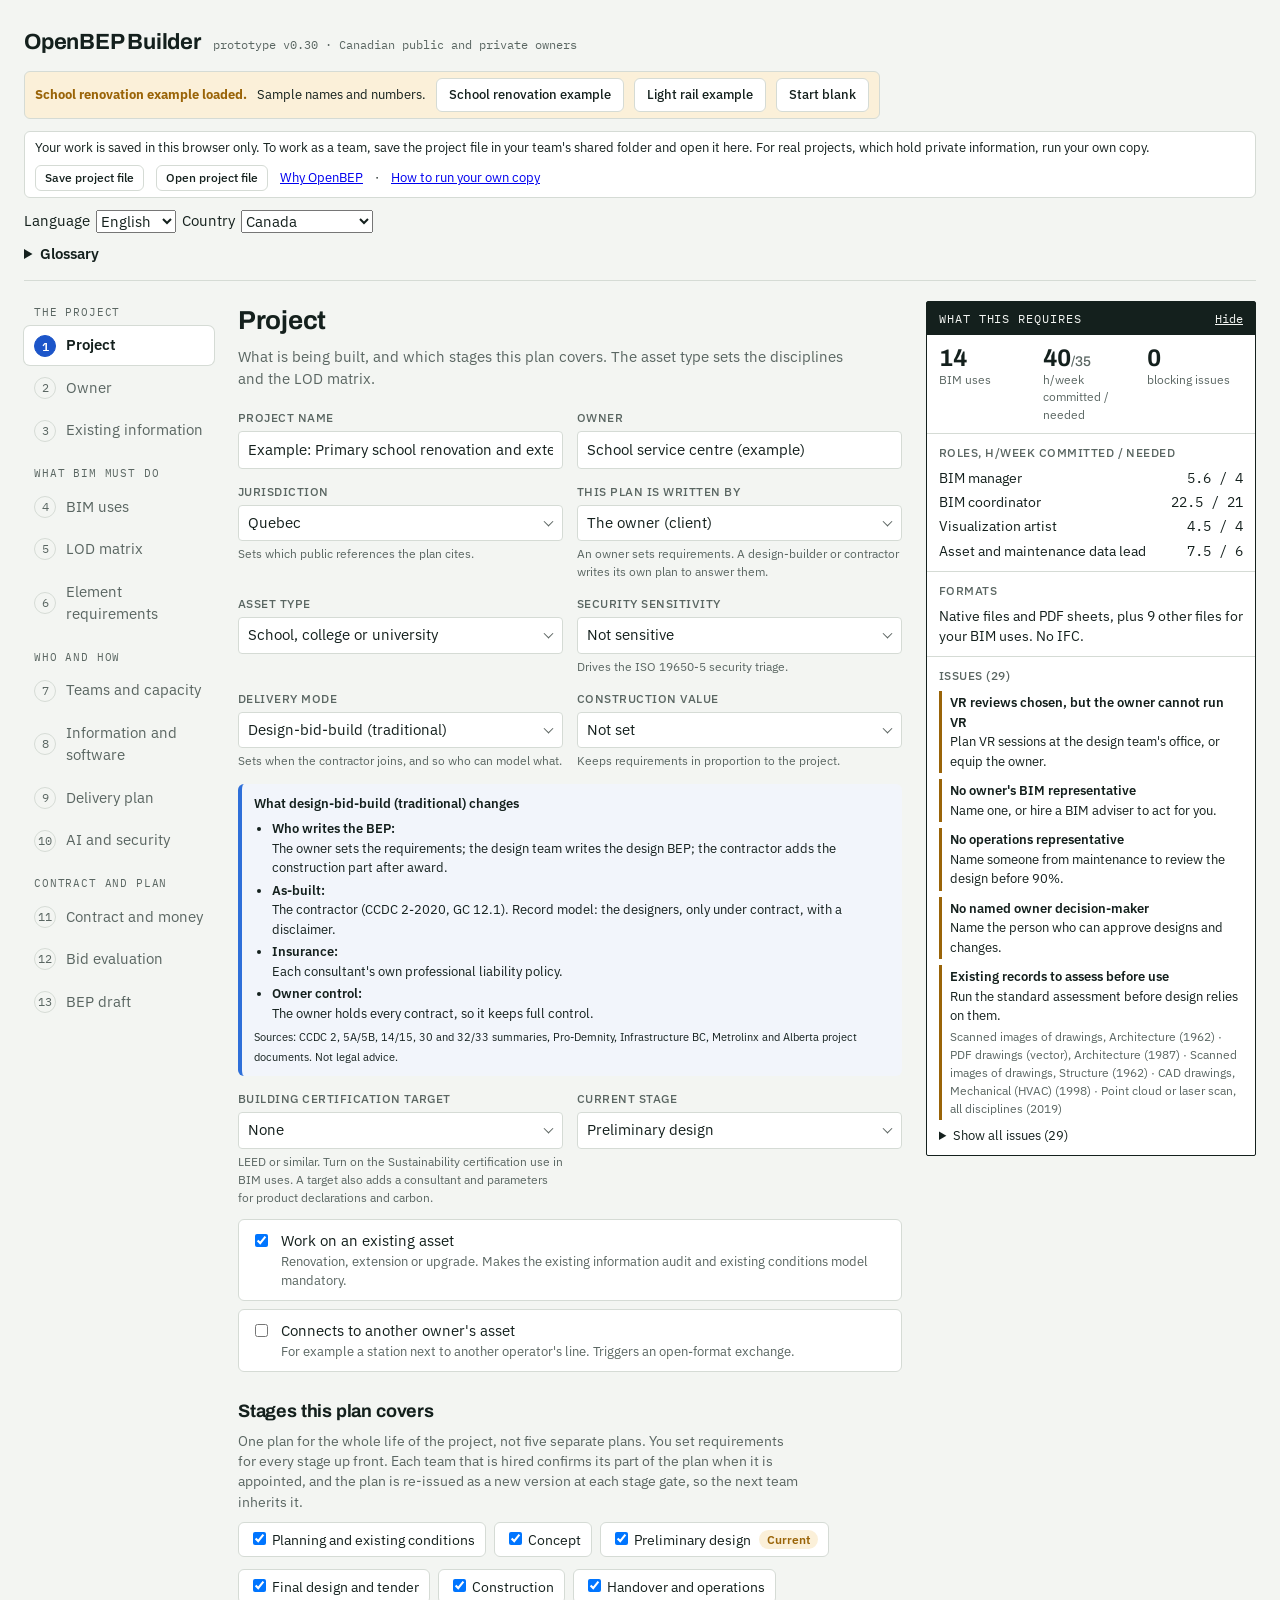
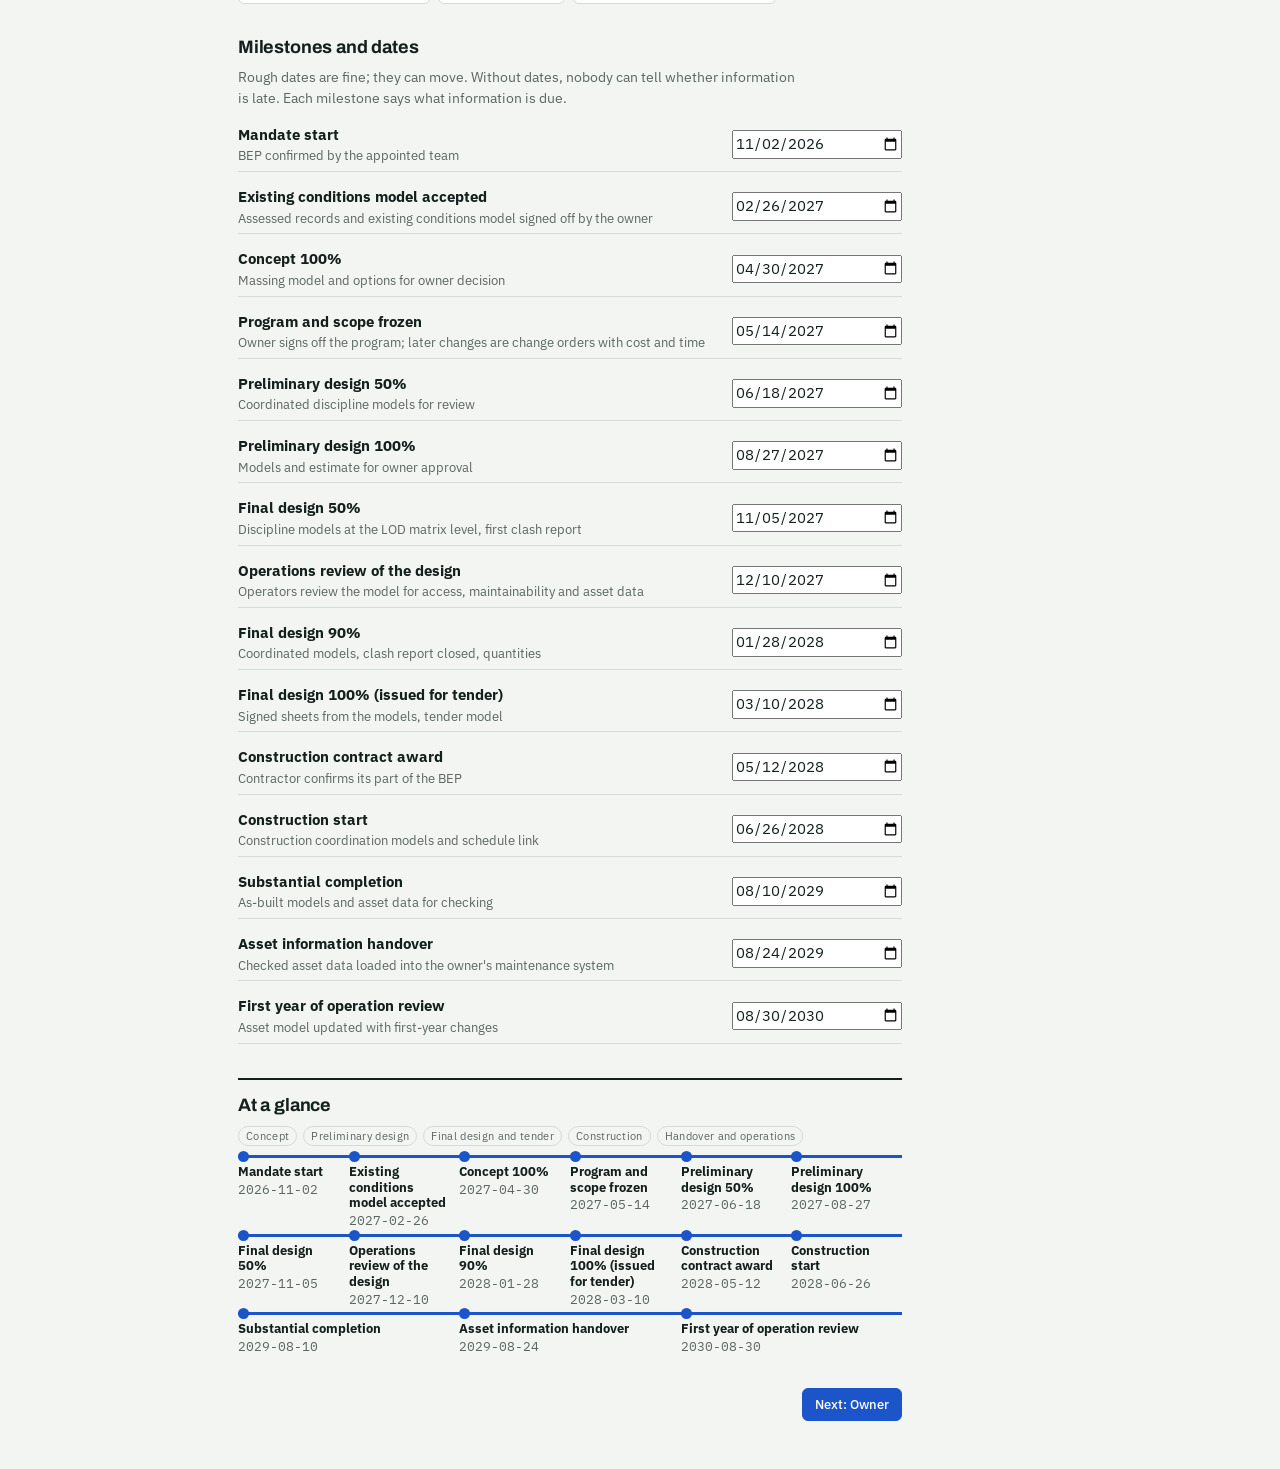
<file: index.html>
<!doctype html>
<html lang="en">
<head>
<meta charset="utf-8">
<meta name="viewport" content="width=device-width, initial-scale=1">
<title>OpenBEP</title>
<meta http-equiv="refresh" content="0; url=app/bep-builder.html">
</head>
<body>
<p><a href="app/bep-builder.html">Open the OpenBEP Builder</a></p>
</body>
</html>
</file>
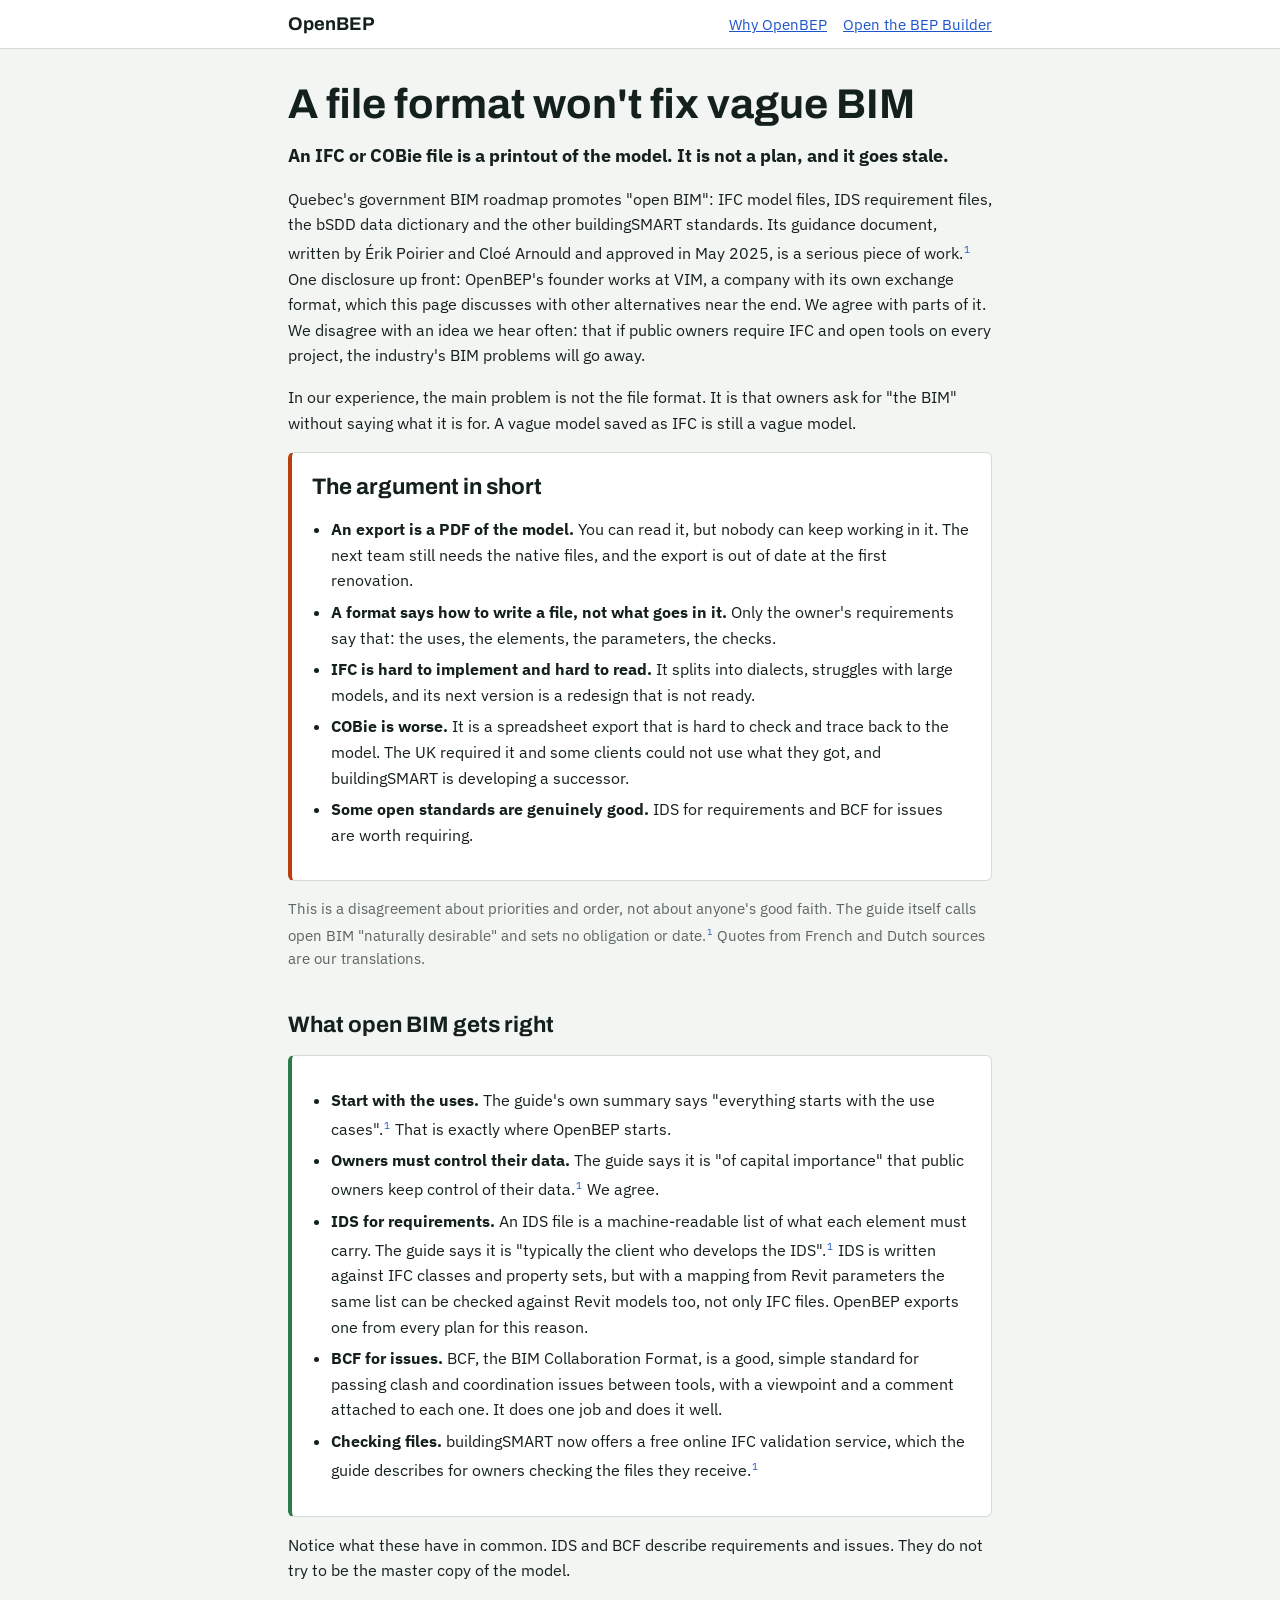
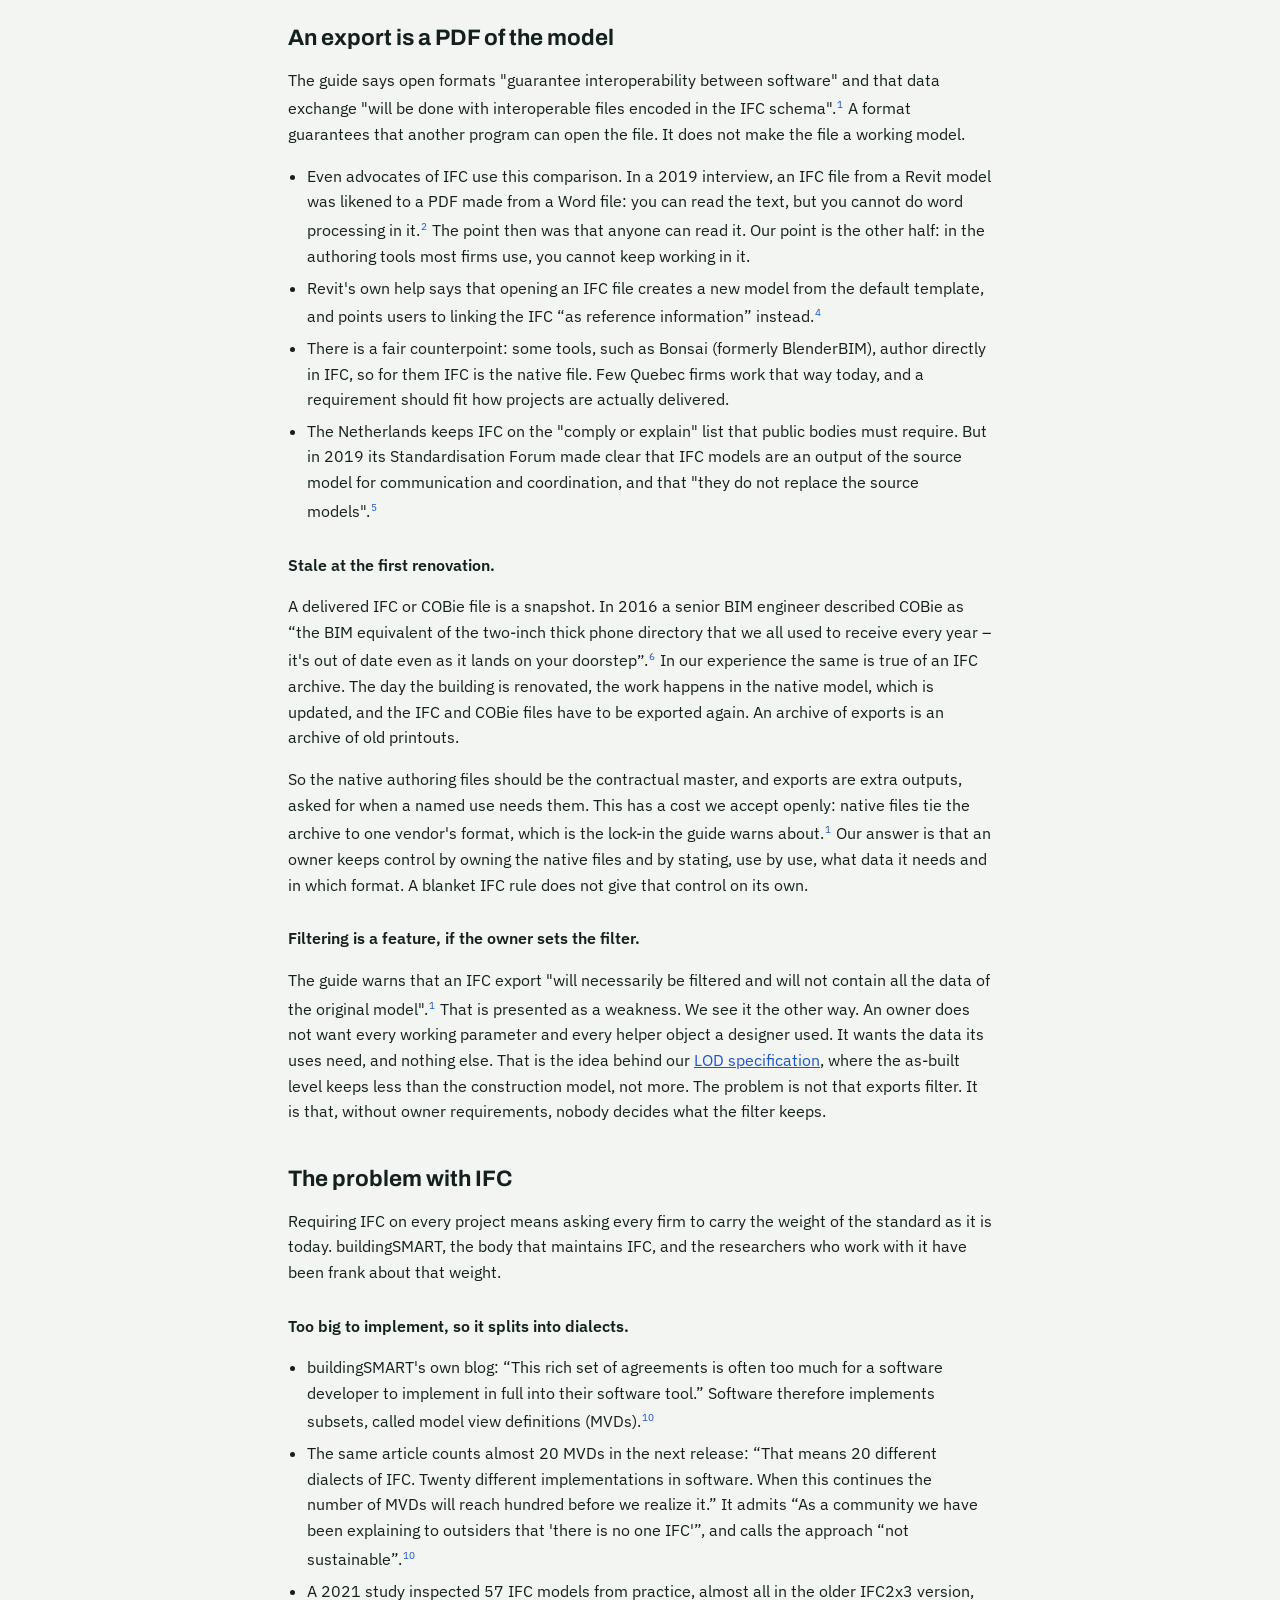
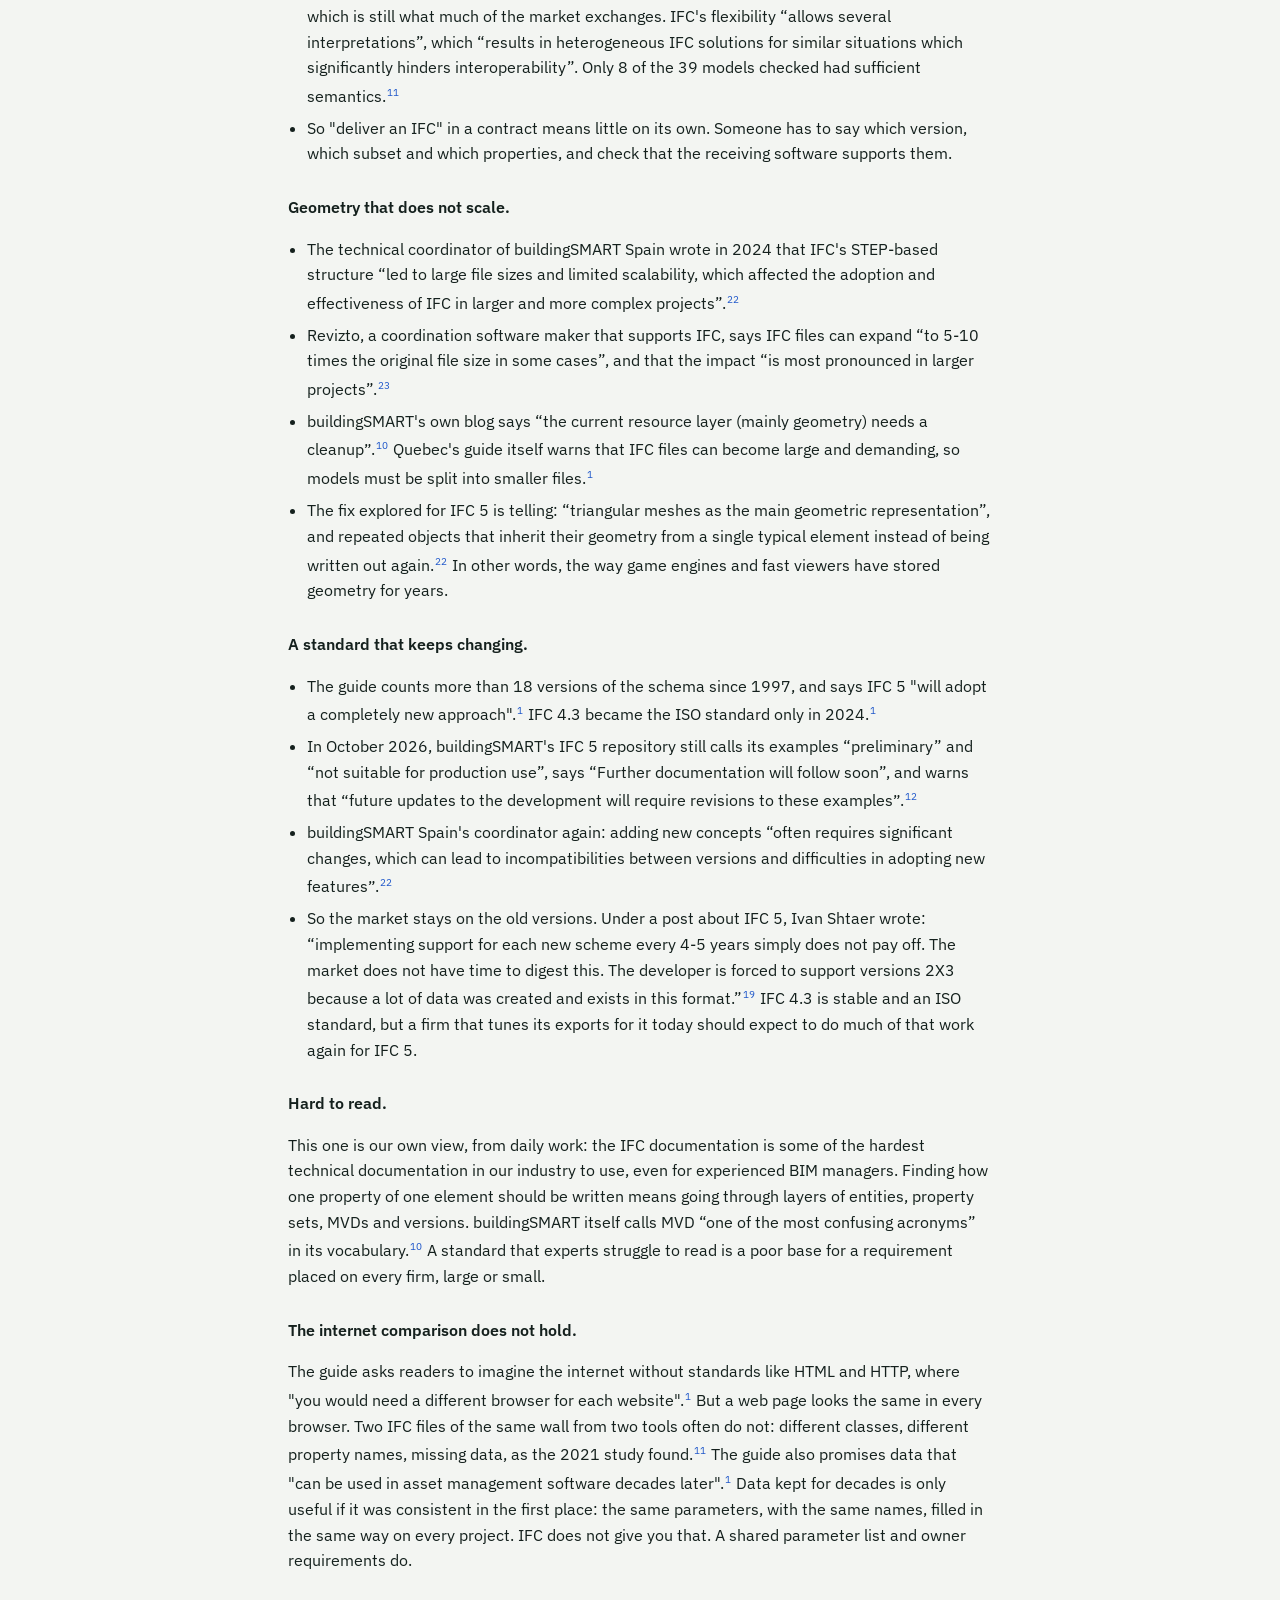
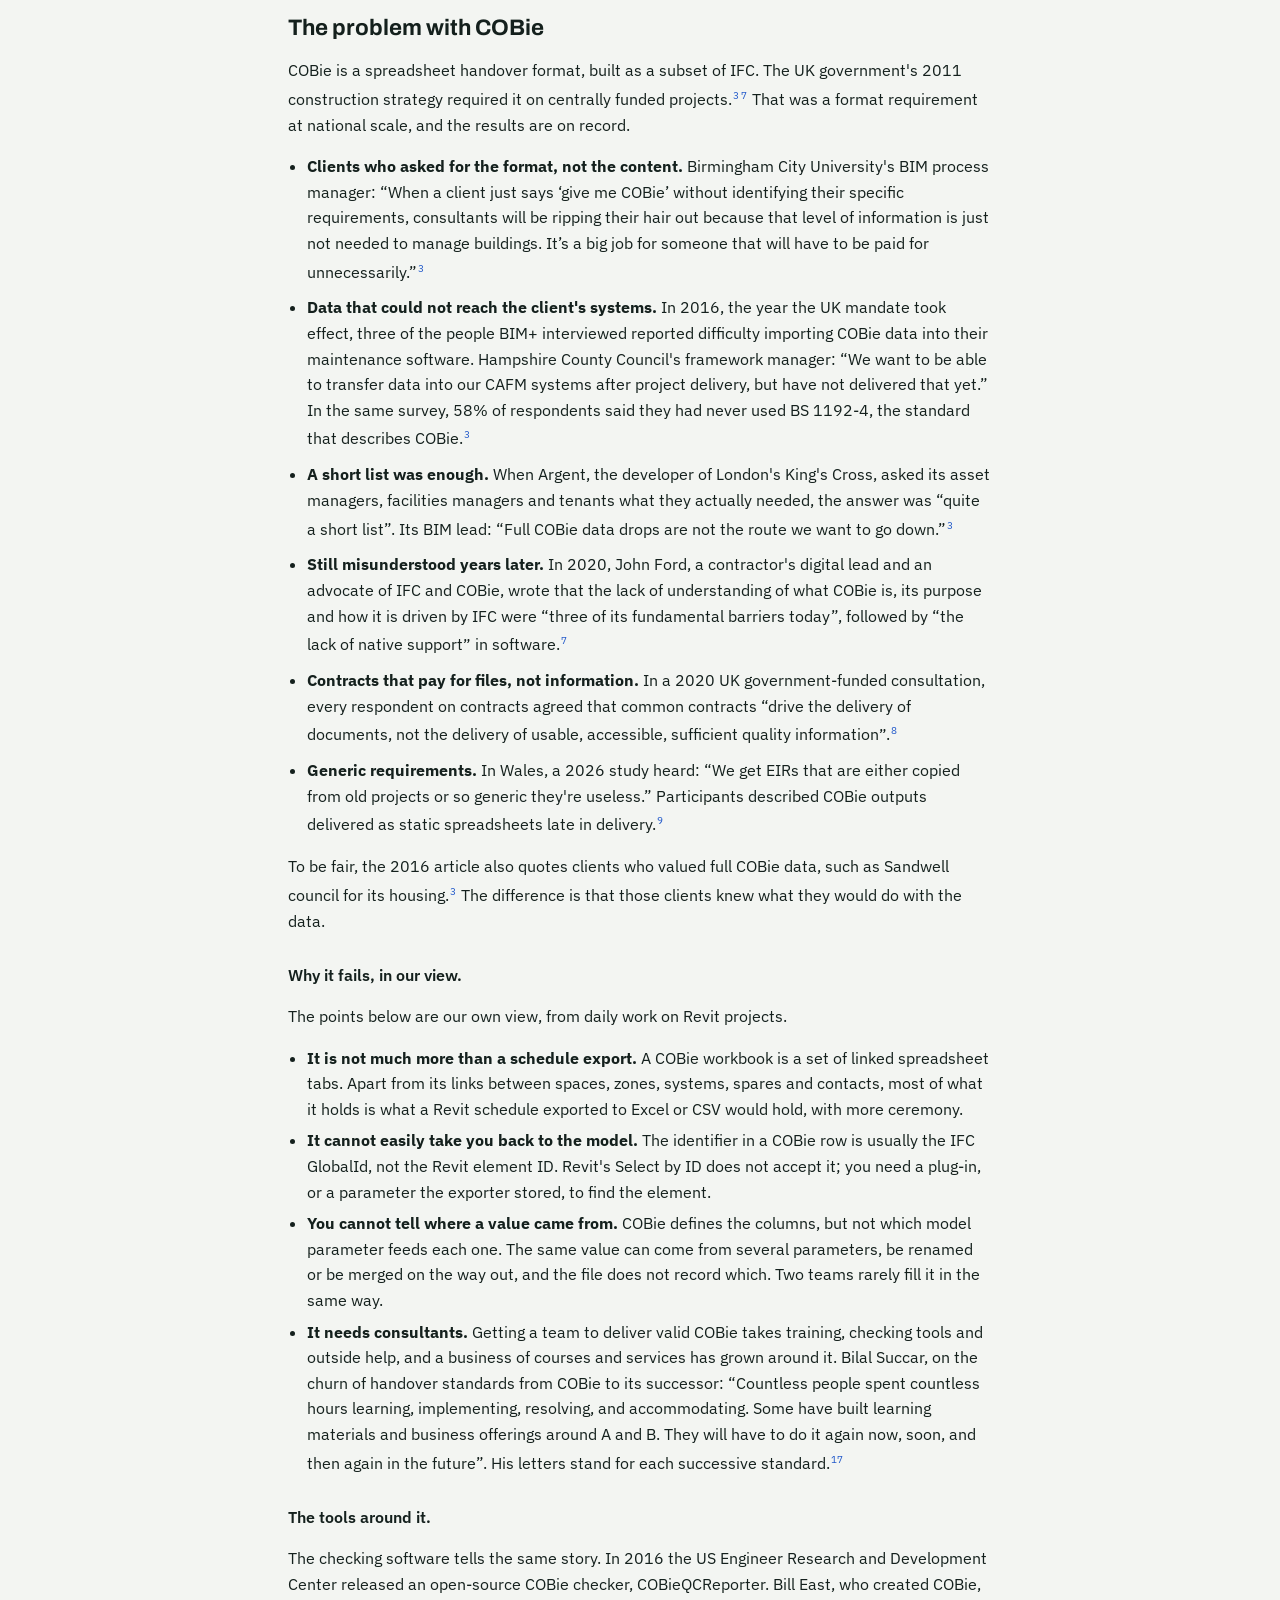
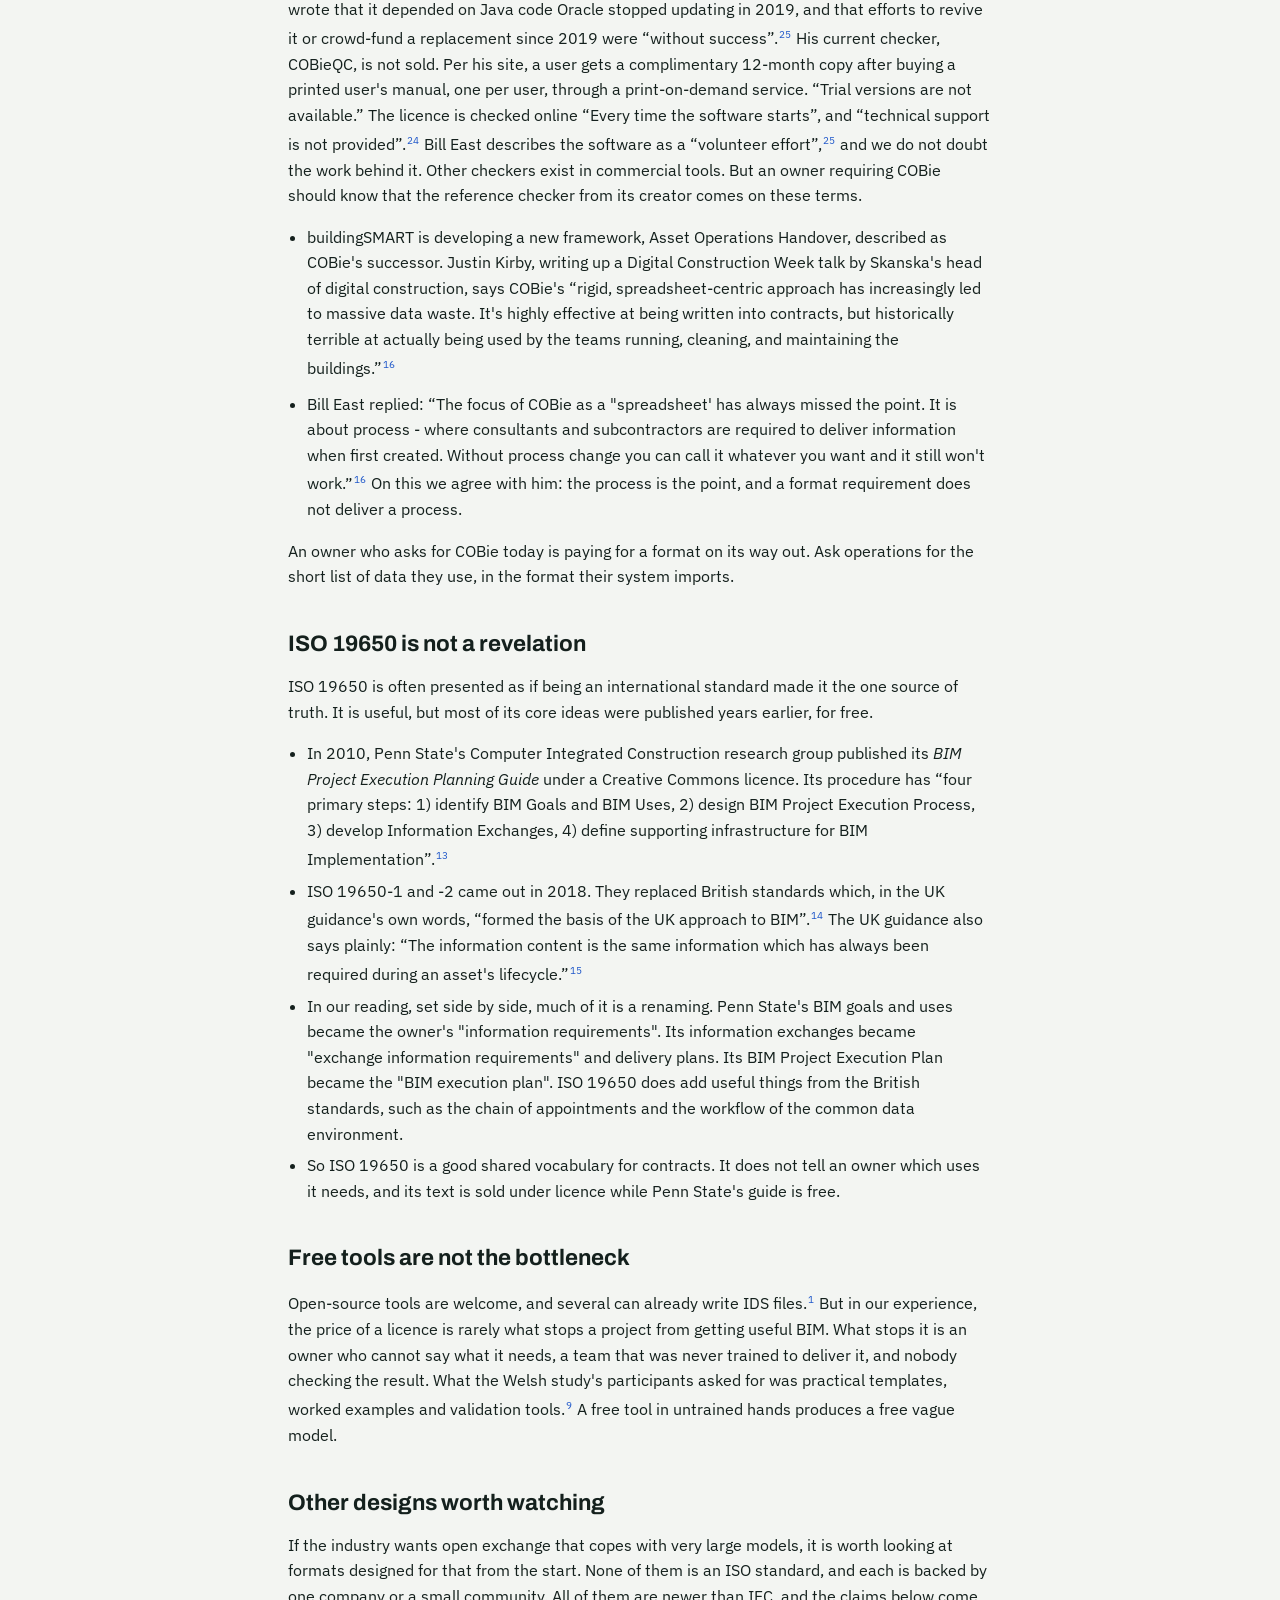
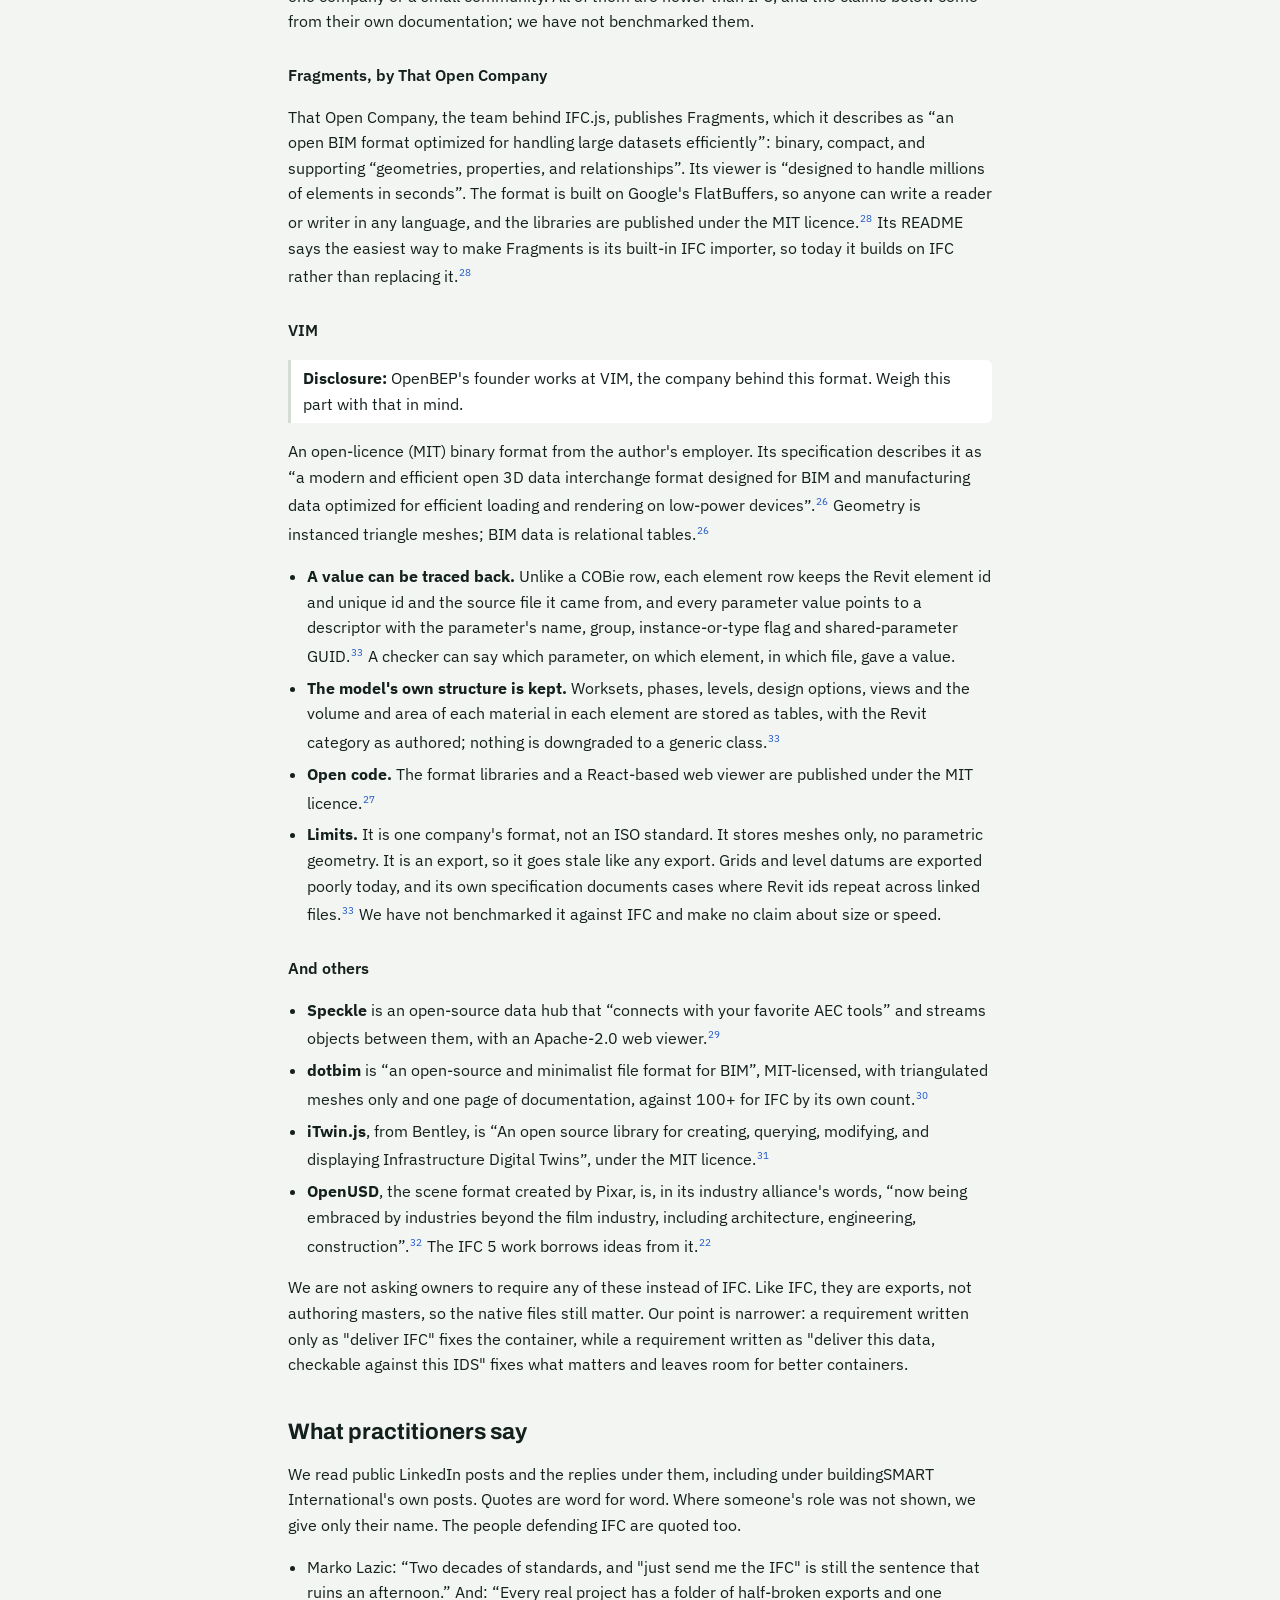
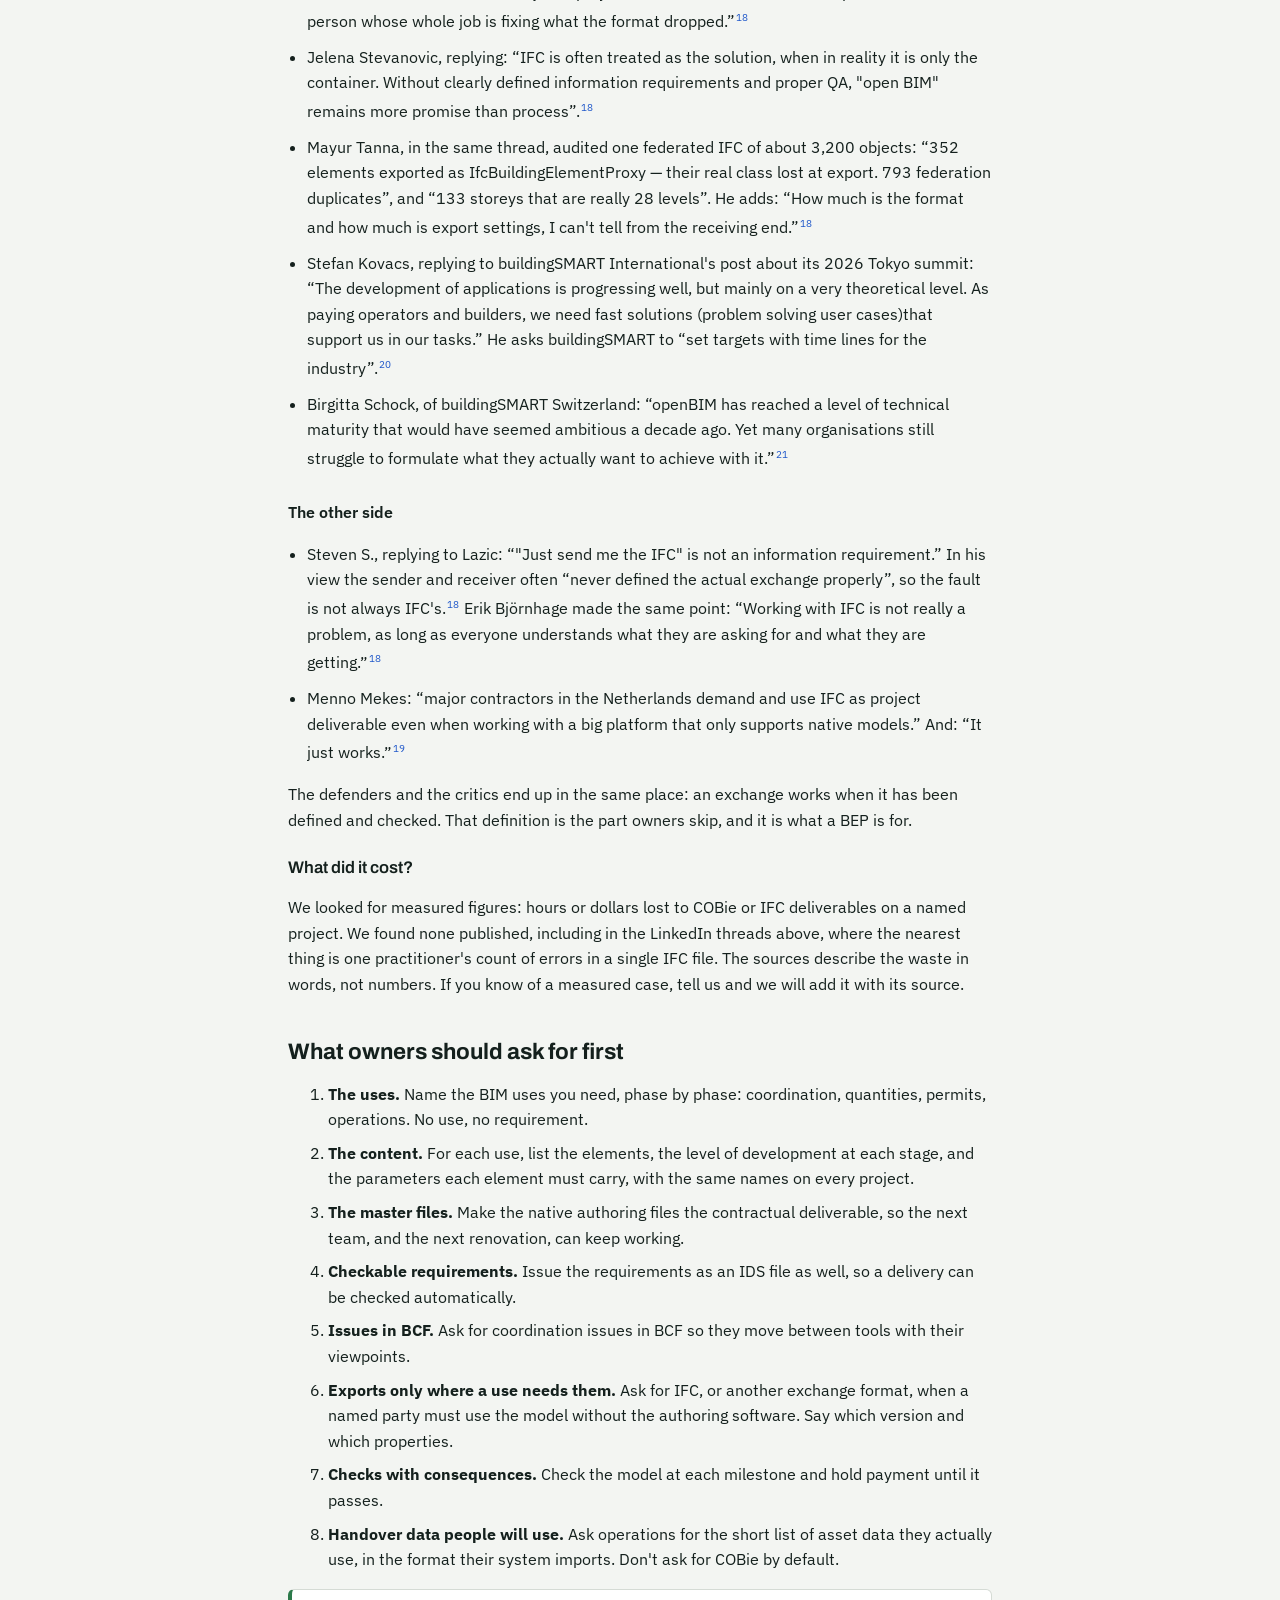
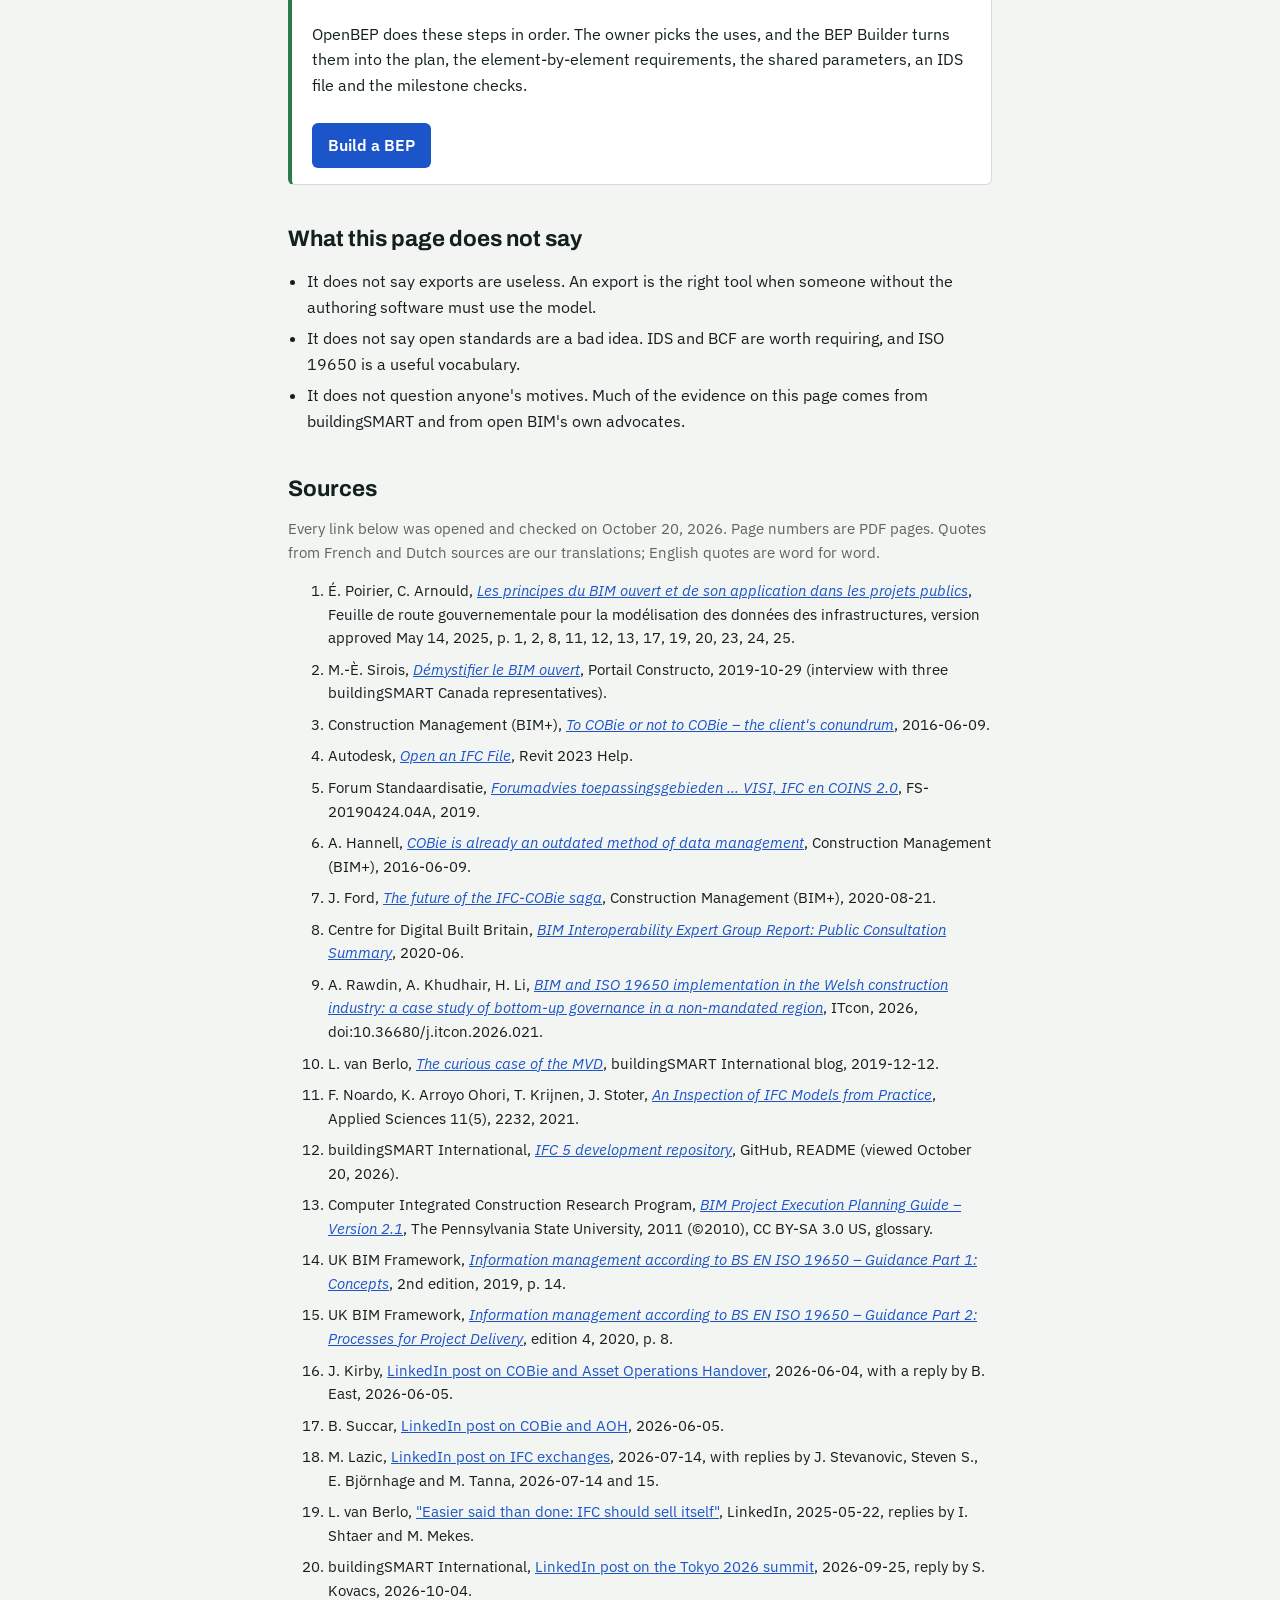
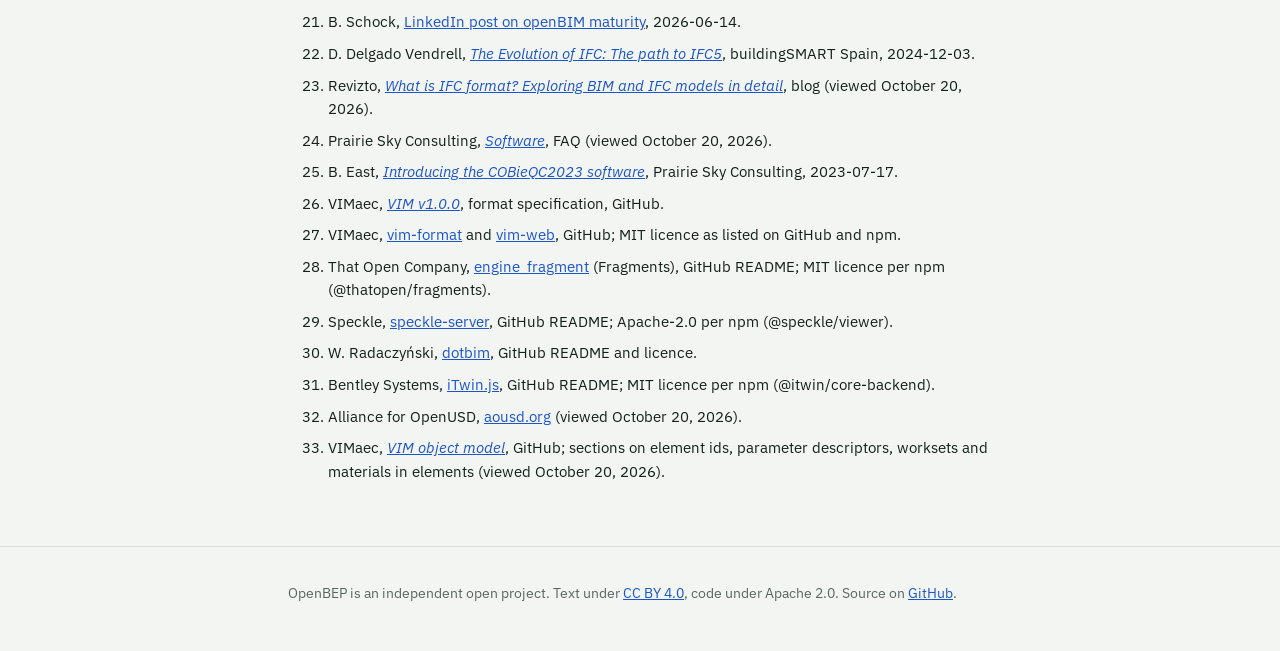
<file: formats/index.html>
<!doctype html>
<html lang="en">
<head>
<meta charset="utf-8">
<meta name="viewport" content="width=device-width, initial-scale=1">
<title data-i18n>Formats won't fix vague BIM</title>
<meta name="description" data-i18n-attr content="Why requiring IFC or COBie on every project does not fix BIM, what open BIM gets right, and what owners should ask for first. With links to every source.">
<link rel="preconnect" href="https://fonts.googleapis.com">
<link rel="stylesheet" href="https://fonts.googleapis.com/css2?family=Archivo:wght@600;700&family=IBM+Plex+Sans:wght@400;500;600&display=swap">
<link rel="stylesheet" href="../why/why.css">
<style>
  .claim{font-weight:600;margin:28px 0 4px}
  ol.steps li{margin:8px 0}
  .disclose{border-left:3px solid var(--line);padding:6px 12px;background:var(--surface);border-radius:0 var(--r) var(--r) 0}
</style>
</head>
<body>
<!-- English only for now: Sam reviews the argument before it is translated.
     Translations will come from translations/canbim_strings.csv like the Why page (see why/README.md). -->
<header class="top">
  <div class="wrap">
    <a class="brand" href="../app/bep-builder.html">OpenBEP</a>
    <nav class="top-links">
      <a href="../why/" data-i18n>Why OpenBEP</a>
      <a href="../app/bep-builder.html" data-i18n>Open the BEP Builder</a>
    </nav>
  </div>
</header>

<main class="wrap">
  <h1 data-i18n>A file format won't fix vague BIM</h1>
  <p class="lede" data-i18n><strong>An IFC or COBie file is a printout of the model. It is not a plan, and it goes stale.</strong></p>
  <p data-i18n>Quebec's government BIM roadmap promotes "open BIM": IFC model files, IDS requirement files, the bSDD data dictionary and the other buildingSMART standards. Its guidance document, written by Érik Poirier and Cloé Arnould and approved in May 2025, is a serious piece of work.<sup><a href="#s1">1</a></sup> One disclosure up front: OpenBEP's founder works at VIM, a company with its own exchange format, which this page discusses with other alternatives near the end. We agree with parts of it. We disagree with an idea we hear often: that if public owners require IFC and open tools on every project, the industry's BIM problems will go away.</p>
  <p data-i18n>In our experience, the main problem is not the file format. It is that owners ask for "the BIM" without saying what it is for. A vague model saved as IFC is still a vague model.</p>

  <div class="box key">
    <h2 data-i18n>The argument in short</h2>
    <ul>
      <li data-i18n><strong>An export is a PDF of the model.</strong> You can read it, but nobody can keep working in it. The next team still needs the native files, and the export is out of date at the first renovation.</li>
      <li data-i18n><strong>A format says how to write a file, not what goes in it.</strong> Only the owner's requirements say that: the uses, the elements, the parameters, the checks.</li>
      <li data-i18n><strong>IFC is hard to implement and hard to read.</strong> It splits into dialects, struggles with large models, and its next version is a redesign that is not ready.</li>
      <li data-i18n><strong>COBie is worse.</strong> It is a spreadsheet export that is hard to check and trace back to the model. The UK required it and some clients could not use what they got, and buildingSMART is developing a successor.</li>
      <li data-i18n><strong>Some open standards are genuinely good.</strong> IDS for requirements and BCF for issues are worth requiring.</li>
    </ul>
  </div>

  <p class="note" data-i18n>This is a disagreement about priorities and order, not about anyone's good faith. The guide itself calls open BIM "naturally desirable" and sets no obligation or date.<sup><a href="#s1">1</a></sup> Quotes from French and Dutch sources are our translations.</p>

  <h2 data-i18n>What open BIM gets right</h2>
  <div class="box fix">
    <ul>
      <li data-i18n><strong>Start with the uses.</strong> The guide's own summary says "everything starts with the use cases".<sup><a href="#s1">1</a></sup> That is exactly where OpenBEP starts.</li>
      <li data-i18n><strong>Owners must control their data.</strong> The guide says it is "of capital importance" that public owners keep control of their data.<sup><a href="#s1">1</a></sup> We agree.</li>
      <li data-i18n><strong>IDS for requirements.</strong> An IDS file is a machine-readable list of what each element must carry. The guide says it is "typically the client who develops the IDS".<sup><a href="#s1">1</a></sup> IDS is written against IFC classes and property sets, but with a mapping from Revit parameters the same list can be checked against Revit models too, not only IFC files. OpenBEP exports one from every plan for this reason.</li>
      <li data-i18n><strong>BCF for issues.</strong> BCF, the BIM Collaboration Format, is a good, simple standard for passing clash and coordination issues between tools, with a viewpoint and a comment attached to each one. It does one job and does it well.</li>
      <li data-i18n><strong>Checking files.</strong> buildingSMART now offers a free online IFC validation service, which the guide describes for owners checking the files they receive.<sup><a href="#s1">1</a></sup></li>
    </ul>
  </div>
  <p data-i18n>Notice what these have in common. IDS and BCF describe requirements and issues. They do not try to be the master copy of the model.</p>

  <h2 data-i18n>An export is a PDF of the model</h2>
  <p data-i18n>The guide says open formats "guarantee interoperability between software" and that data exchange "will be done with interoperable files encoded in the IFC schema".<sup><a href="#s1">1</a></sup> A format guarantees that another program can open the file. It does not make the file a working model.</p>
  <ul>
    <li data-i18n>Even advocates of IFC use this comparison. In a 2019 interview, an IFC file from a Revit model was likened to a PDF made from a Word file: you can read the text, but you cannot do word processing in it.<sup><a href="#s2">2</a></sup> The point then was that anyone can read it. Our point is the other half: in the authoring tools most firms use, you cannot keep working in it.</li>
    <li data-i18n>Revit's own help says that opening an IFC file creates a new model from the default template, and points users to linking the IFC <q>as reference information</q> instead.<sup><a href="#s4">4</a></sup></li>
    <li data-i18n>There is a fair counterpoint: some tools, such as Bonsai (formerly BlenderBIM), author directly in IFC, so for them IFC is the native file. Few Quebec firms work that way today, and a requirement should fit how projects are actually delivered.</li>
    <li data-i18n>The Netherlands keeps IFC on the "comply or explain" list that public bodies must require. But in 2019 its Standardisation Forum made clear that IFC models are an output of the source model for communication and coordination, and that "they do not replace the source models".<sup><a href="#s5">5</a></sup></li>
  </ul>
  <p class="claim" data-i18n>Stale at the first renovation.</p>
  <p data-i18n>A delivered IFC or COBie file is a snapshot. In 2016 a senior BIM engineer described COBie as <q>the BIM equivalent of the two-inch thick phone directory that we all used to receive every year – it's out of date even as it lands on your doorstep</q>.<sup><a href="#s6">6</a></sup> In our experience the same is true of an IFC archive. The day the building is renovated, the work happens in the native model, which is updated, and the IFC and COBie files have to be exported again. An archive of exports is an archive of old printouts.</p>
  <p data-i18n>So the native authoring files should be the contractual master, and exports are extra outputs, asked for when a named use needs them. This has a cost we accept openly: native files tie the archive to one vendor's format, which is the lock-in the guide warns about.<sup><a href="#s1">1</a></sup> Our answer is that an owner keeps control by owning the native files and by stating, use by use, what data it needs and in which format. A blanket IFC rule does not give that control on its own.</p>

  <p class="claim" data-i18n>Filtering is a feature, if the owner sets the filter.</p>
  <p data-i18n>The guide warns that an IFC export "will necessarily be filtered and will not contain all the data of the original model".<sup><a href="#s1">1</a></sup> That is presented as a weakness. We see it the other way. An owner does not want every working parameter and every helper object a designer used. It wants the data its uses need, and nothing else. That is the idea behind our <a href="../lod/">LOD specification</a>, where the as-built level keeps less than the construction model, not more. The problem is not that exports filter. It is that, without owner requirements, nobody decides what the filter keeps.</p>

  <h2 data-i18n>The problem with IFC</h2>
  <p data-i18n>Requiring IFC on every project means asking every firm to carry the weight of the standard as it is today. buildingSMART, the body that maintains IFC, and the researchers who work with it have been frank about that weight.</p>

  <p class="claim" data-i18n>Too big to implement, so it splits into dialects.</p>
  <ul>
    <li data-i18n>buildingSMART's own blog: <q>This rich set of agreements is often too much for a software developer to implement in full into their software tool.</q> Software therefore implements subsets, called model view definitions (MVDs).<sup><a href="#s10">10</a></sup></li>
    <li data-i18n>The same article counts almost 20 MVDs in the next release: <q>That means 20 different dialects of IFC. Twenty different implementations in software. When this continues the number of MVDs will reach hundred before we realize it.</q> It admits <q>As a community we have been explaining to outsiders that 'there is no one IFC'</q>, and calls the approach <q>not sustainable</q>.<sup><a href="#s10">10</a></sup></li>
    <li data-i18n>A 2021 study inspected 57 IFC models from practice, almost all in the older IFC2x3 version, which is still what much of the market exchanges. IFC's flexibility <q>allows several interpretations</q>, which <q>results in heterogeneous IFC solutions for similar situations which significantly hinders interoperability</q>. Only 8 of the 39 models checked had sufficient semantics.<sup><a href="#s11">11</a></sup></li>
    <li data-i18n>So "deliver an IFC" in a contract means little on its own. Someone has to say which version, which subset and which properties, and check that the receiving software supports them.</li>
  </ul>

  <p class="claim" data-i18n>Geometry that does not scale.</p>
  <ul>
    <li data-i18n>The technical coordinator of buildingSMART Spain wrote in 2024 that IFC's STEP-based structure <q>led to large file sizes and limited scalability, which affected the adoption and effectiveness of IFC in larger and more complex projects</q>.<sup><a href="#s22">22</a></sup></li>
    <li data-i18n>Revizto, a coordination software maker that supports IFC, says IFC files can expand <q>to 5-10 times the original file size in some cases</q>, and that the impact <q>is most pronounced in larger projects</q>.<sup><a href="#s23">23</a></sup></li>
    <li data-i18n>buildingSMART's own blog says <q>the current resource layer (mainly geometry) needs a cleanup</q>.<sup><a href="#s10">10</a></sup> Quebec's guide itself warns that IFC files can become large and demanding, so models must be split into smaller files.<sup><a href="#s1">1</a></sup></li>
    <li data-i18n>The fix explored for IFC 5 is telling: <q>triangular meshes as the main geometric representation</q>, and repeated objects that inherit their geometry from a single typical element instead of being written out again.<sup><a href="#s22">22</a></sup> In other words, the way game engines and fast viewers have stored geometry for years.</li>
  </ul>

  <p class="claim" data-i18n>A standard that keeps changing.</p>
  <ul>
    <li data-i18n>The guide counts more than 18 versions of the schema since 1997, and says IFC 5 "will adopt a completely new approach".<sup><a href="#s1">1</a></sup> IFC 4.3 became the ISO standard only in 2024.<sup><a href="#s1">1</a></sup></li>
    <li data-i18n>In October 2026, buildingSMART's IFC 5 repository still calls its examples <q>preliminary</q> and <q>not suitable for production use</q>, says <q>Further documentation will follow soon</q>, and warns that <q>future updates to the development will require revisions to these examples</q>.<sup><a href="#s12">12</a></sup></li>
    <li data-i18n>buildingSMART Spain's coordinator again: adding new concepts <q>often requires significant changes, which can lead to incompatibilities between versions and difficulties in adopting new features</q>.<sup><a href="#s22">22</a></sup></li>
    <li data-i18n>So the market stays on the old versions. Under a post about IFC 5, Ivan Shtaer wrote: <q>implementing support for each new scheme every 4-5 years simply does not pay off. The market does not have time to digest this. The developer is forced to support versions 2X3 because a lot of data was created and exists in this format.</q><sup><a href="#s19">19</a></sup> IFC 4.3 is stable and an ISO standard, but a firm that tunes its exports for it today should expect to do much of that work again for IFC 5.</li>
  </ul>

  <p class="claim" data-i18n>Hard to read.</p>
  <p data-i18n>This one is our own view, from daily work: the IFC documentation is some of the hardest technical documentation in our industry to use, even for experienced BIM managers. Finding how one property of one element should be written means going through layers of entities, property sets, MVDs and versions. buildingSMART itself calls MVD <q>one of the most confusing acronyms</q> in its vocabulary.<sup><a href="#s10">10</a></sup> A standard that experts struggle to read is a poor base for a requirement placed on every firm, large or small.</p>

  <p class="claim" data-i18n>The internet comparison does not hold.</p>
  <p data-i18n>The guide asks readers to imagine the internet without standards like HTML and HTTP, where "you would need a different browser for each website".<sup><a href="#s1">1</a></sup> But a web page looks the same in every browser. Two IFC files of the same wall from two tools often do not: different classes, different property names, missing data, as the 2021 study found.<sup><a href="#s11">11</a></sup> The guide also promises data that "can be used in asset management software decades later".<sup><a href="#s1">1</a></sup> Data kept for decades is only useful if it was consistent in the first place: the same parameters, with the same names, filled in the same way on every project. IFC does not give you that. A shared parameter list and owner requirements do.</p>

  <h2 data-i18n>The problem with COBie</h2>
  <p data-i18n>COBie is a spreadsheet handover format, built as a subset of IFC. The UK government's 2011 construction strategy required it on centrally funded projects.<sup><a href="#s3">3</a></sup><sup><a href="#s7">7</a></sup> That was a format requirement at national scale, and the results are on record.</p>
  <ul class="evidence">
    <li data-i18n><strong>Clients who asked for the format, not the content.</strong> Birmingham City University's BIM process manager: <q>When a client just says ‘give me COBie’ without identifying their specific requirements, consultants will be ripping their hair out because that level of information is just not needed to manage buildings. It’s a big job for someone that will have to be paid for unnecessarily.</q><sup><a href="#s3">3</a></sup></li>
    <li data-i18n><strong>Data that could not reach the client's systems.</strong> In 2016, the year the UK mandate took effect, three of the people BIM+ interviewed reported difficulty importing COBie data into their maintenance software. Hampshire County Council's framework manager: <q>We want to be able to transfer data into our CAFM systems after project delivery, but have not delivered that yet.</q> In the same survey, 58% of respondents said they had never used BS 1192-4, the standard that describes COBie.<sup><a href="#s3">3</a></sup></li>
    <li data-i18n><strong>A short list was enough.</strong> When Argent, the developer of London's King's Cross, asked its asset managers, facilities managers and tenants what they actually needed, the answer was <q>quite a short list</q>. Its BIM lead: <q>Full COBie data drops are not the route we want to go down.</q><sup><a href="#s3">3</a></sup></li>
    <li data-i18n><strong>Still misunderstood years later.</strong> In 2020, John Ford, a contractor's digital lead and an advocate of IFC and COBie, wrote that the lack of understanding of what COBie is, its purpose and how it is driven by IFC were <q>three of its fundamental barriers today</q>, followed by <q>the lack of native support</q> in software.<sup><a href="#s7">7</a></sup></li>
    <li data-i18n><strong>Contracts that pay for files, not information.</strong> In a 2020 UK government-funded consultation, every respondent on contracts agreed that common contracts <q>drive the delivery of documents, not the delivery of usable, accessible, sufficient quality information</q>.<sup><a href="#s8">8</a></sup></li>
    <li data-i18n><strong>Generic requirements.</strong> In Wales, a 2026 study heard: <q>We get EIRs that are either copied from old projects or so generic they're useless.</q> Participants described COBie outputs delivered as static spreadsheets late in delivery.<sup><a href="#s9">9</a></sup></li>
  </ul>
  <p data-i18n>To be fair, the 2016 article also quotes clients who valued full COBie data, such as Sandwell council for its housing.<sup><a href="#s3">3</a></sup> The difference is that those clients knew what they would do with the data.</p>

  <p class="claim" data-i18n>Why it fails, in our view.</p>
  <p data-i18n>The points below are our own view, from daily work on Revit projects.</p>
  <ul>
    <li data-i18n><strong>It is not much more than a schedule export.</strong> A COBie workbook is a set of linked spreadsheet tabs. Apart from its links between spaces, zones, systems, spares and contacts, most of what it holds is what a Revit schedule exported to Excel or CSV would hold, with more ceremony.</li>
    <li data-i18n><strong>It cannot easily take you back to the model.</strong> The identifier in a COBie row is usually the IFC GlobalId, not the Revit element ID. Revit's Select by ID does not accept it; you need a plug-in, or a parameter the exporter stored, to find the element.</li>
    <li data-i18n><strong>You cannot tell where a value came from.</strong> COBie defines the columns, but not which model parameter feeds each one. The same value can come from several parameters, be renamed or be merged on the way out, and the file does not record which. Two teams rarely fill it in the same way.</li>
    <li data-i18n><strong>It needs consultants.</strong> Getting a team to deliver valid COBie takes training, checking tools and outside help, and a business of courses and services has grown around it. Bilal Succar, on the churn of handover standards from COBie to its successor: <q>Countless people spent countless hours learning, implementing, resolving, and accommodating. Some have built learning materials and business offerings around A and B. They will have to do it again now, soon, and then again in the future</q>. His letters stand for each successive standard.<sup><a href="#s17">17</a></sup></li>
  </ul>

  <p class="claim" data-i18n>The tools around it.</p>
  <p data-i18n>The checking software tells the same story. In 2016 the US Engineer Research and Development Center released an open-source COBie checker, COBieQCReporter. Bill East, who created COBie, wrote that it depended on Java code Oracle stopped updating in 2019, and that efforts to revive it or crowd-fund a replacement since 2019 were <q>without success</q>.<sup><a href="#s25">25</a></sup> His current checker, COBieQC, is not sold. Per his site, a user gets a complimentary 12-month copy after buying a printed user's manual, one per user, through a print-on-demand service. <q>Trial versions are not available.</q> The licence is checked online <q>Every time the software starts</q>, and <q>technical support is not provided</q>.<sup><a href="#s24">24</a></sup> Bill East describes the software as a <q>volunteer effort</q>,<sup><a href="#s25">25</a></sup> and we do not doubt the work behind it. Other checkers exist in commercial tools. But an owner requiring COBie should know that the reference checker from its creator comes on these terms.</p>
  <ul class="evidence">
    <li data-i18n>buildingSMART is developing a new framework, Asset Operations Handover, described as COBie's successor. Justin Kirby, writing up a Digital Construction Week talk by Skanska's head of digital construction, says COBie's <q>rigid, spreadsheet-centric approach has increasingly led to massive data waste. It's highly effective at being written into contracts, but historically terrible at actually being used by the teams running, cleaning, and maintaining the buildings.</q><sup><a href="#s16">16</a></sup></li>
    <li data-i18n>Bill East replied: <q>The focus of COBie as a "spreadsheet' has always missed the point. It is about process - where consultants and subcontractors are required to deliver information when first created. Without process change you can call it whatever you want and it still won't work.</q><sup><a href="#s16">16</a></sup> On this we agree with him: the process is the point, and a format requirement does not deliver a process.</li>
  </ul>
  <p data-i18n>An owner who asks for COBie today is paying for a format on its way out. Ask operations for the short list of data they use, in the format their system imports.</p>

  <h2 data-i18n>ISO 19650 is not a revelation</h2>
  <p data-i18n>ISO 19650 is often presented as if being an international standard made it the one source of truth. It is useful, but most of its core ideas were published years earlier, for free.</p>
  <ul>
    <li data-i18n>In 2010, Penn State's Computer Integrated Construction research group published its <em>BIM Project Execution Planning Guide</em> under a Creative Commons licence. Its procedure has <q>four primary steps: 1) identify BIM Goals and BIM Uses, 2) design BIM Project Execution Process, 3) develop Information Exchanges, 4) define supporting infrastructure for BIM Implementation</q>.<sup><a href="#s13">13</a></sup></li>
    <li data-i18n>ISO 19650-1 and -2 came out in 2018. They replaced British standards which, in the UK guidance's own words, <q>formed the basis of the UK approach to BIM</q>.<sup><a href="#s14">14</a></sup> The UK guidance also says plainly: <q>The information content is the same information which has always been required during an asset's lifecycle.</q><sup><a href="#s15">15</a></sup></li>
    <li data-i18n>In our reading, set side by side, much of it is a renaming. Penn State's BIM goals and uses became the owner's "information requirements". Its information exchanges became "exchange information requirements" and delivery plans. Its BIM Project Execution Plan became the "BIM execution plan". ISO 19650 does add useful things from the British standards, such as the chain of appointments and the workflow of the common data environment.</li>
    <li data-i18n>So ISO 19650 is a good shared vocabulary for contracts. It does not tell an owner which uses it needs, and its text is sold under licence while Penn State's guide is free.</li>
  </ul>

  <h2 data-i18n>Free tools are not the bottleneck</h2>
  <p data-i18n>Open-source tools are welcome, and several can already write IDS files.<sup><a href="#s1">1</a></sup> But in our experience, the price of a licence is rarely what stops a project from getting useful BIM. What stops it is an owner who cannot say what it needs, a team that was never trained to deliver it, and nobody checking the result. What the Welsh study's participants asked for was practical templates, worked examples and validation tools.<sup><a href="#s9">9</a></sup> A free tool in untrained hands produces a free vague model.</p>

  <h2 data-i18n>Other designs worth watching</h2>
  <p data-i18n>If the industry wants open exchange that copes with very large models, it is worth looking at formats designed for that from the start. None of them is an ISO standard, and each is backed by one company or a small community. All of them are newer than IFC, and the claims below come from their own documentation; we have not benchmarked them.</p>

  <p class="claim" data-i18n>Fragments, by That Open Company</p>
  <p data-i18n>That Open Company, the team behind IFC.js, publishes Fragments, which it describes as <q>an open BIM format optimized for handling large datasets efficiently</q>: binary, compact, and supporting <q>geometries, properties, and relationships</q>. Its viewer is <q>designed to handle millions of elements in seconds</q>. The format is built on Google's FlatBuffers, so anyone can write a reader or writer in any language, and the libraries are published under the MIT licence.<sup><a href="#s28">28</a></sup> Its README says the easiest way to make Fragments is its built-in IFC importer, so today it builds on IFC rather than replacing it.<sup><a href="#s28">28</a></sup></p>

  <p class="claim" data-i18n>VIM</p>
  <p class="disclose" data-i18n><strong>Disclosure:</strong> OpenBEP's founder works at VIM, the company behind this format. Weigh this part with that in mind.</p>
  <p data-i18n>An open-licence (MIT) binary format from the author's employer. Its specification describes it as <q>a modern and efficient open 3D data interchange format designed for BIM and manufacturing data optimized for efficient loading and rendering on low-power devices</q>.<sup><a href="#s26">26</a></sup> Geometry is instanced triangle meshes; BIM data is relational tables.<sup><a href="#s26">26</a></sup></p>
  <ul>
    <li data-i18n><strong>A value can be traced back.</strong> Unlike a COBie row, each element row keeps the Revit element id and unique id and the source file it came from, and every parameter value points to a descriptor with the parameter's name, group, instance-or-type flag and shared-parameter GUID.<sup><a href="#s33">33</a></sup> A checker can say which parameter, on which element, in which file, gave a value.</li>
    <li data-i18n><strong>The model's own structure is kept.</strong> Worksets, phases, levels, design options, views and the volume and area of each material in each element are stored as tables, with the Revit category as authored; nothing is downgraded to a generic class.<sup><a href="#s33">33</a></sup></li>
    <li data-i18n><strong>Open code.</strong> The format libraries and a React-based web viewer are published under the MIT licence.<sup><a href="#s27">27</a></sup></li>
    <li data-i18n><strong>Limits.</strong> It is one company's format, not an ISO standard. It stores meshes only, no parametric geometry. It is an export, so it goes stale like any export. Grids and level datums are exported poorly today, and its own specification documents cases where Revit ids repeat across linked files.<sup><a href="#s33">33</a></sup> We have not benchmarked it against IFC and make no claim about size or speed.</li>
  </ul>

  <p class="claim" data-i18n>And others</p>
  <ul>
    <li data-i18n><strong>Speckle</strong> is an open-source data hub that <q>connects with your favorite AEC tools</q> and streams objects between them, with an Apache-2.0 web viewer.<sup><a href="#s29">29</a></sup></li>
    <li data-i18n><strong>dotbim</strong> is <q>an open-source and minimalist file format for BIM</q>, MIT-licensed, with triangulated meshes only and one page of documentation, against 100+ for IFC by its own count.<sup><a href="#s30">30</a></sup></li>
    <li data-i18n><strong>iTwin.js</strong>, from Bentley, is <q>An open source library for creating, querying, modifying, and displaying Infrastructure Digital Twins</q>, under the MIT licence.<sup><a href="#s31">31</a></sup></li>
    <li data-i18n><strong>OpenUSD</strong>, the scene format created by Pixar, is, in its industry alliance's words, <q>now being embraced by industries beyond the film industry, including architecture, engineering, construction</q>.<sup><a href="#s32">32</a></sup> The IFC 5 work borrows ideas from it.<sup><a href="#s22">22</a></sup></li>
  </ul>
  <p data-i18n>We are not asking owners to require any of these instead of IFC. Like IFC, they are exports, not authoring masters, so the native files still matter. Our point is narrower: a requirement written only as "deliver IFC" fixes the container, while a requirement written as "deliver this data, checkable against this IDS" fixes what matters and leaves room for better containers.</p>

  <h2 data-i18n>What practitioners say</h2>
  <p data-i18n>We read public LinkedIn posts and the replies under them, including under buildingSMART International's own posts. Quotes are word for word. Where someone's role was not shown, we give only their name. The people defending IFC are quoted too.</p>
  <ul class="evidence">
    <li data-i18n>Marko Lazic: <q>Two decades of standards, and "just send me the IFC" is still the sentence that ruins an afternoon.</q> And: <q>Every real project has a folder of half-broken exports and one person whose whole job is fixing what the format dropped.</q><sup><a href="#s18">18</a></sup></li>
    <li data-i18n>Jelena Stevanovic, replying: <q>IFC is often treated as the solution, when in reality it is only the container. Without clearly defined information requirements and proper QA, "open BIM" remains more promise than process</q>.<sup><a href="#s18">18</a></sup></li>
    <li data-i18n>Mayur Tanna, in the same thread, audited one federated IFC of about 3,200 objects: <q>352 elements exported as IfcBuildingElementProxy — their real class lost at export. 793 federation duplicates</q>, and <q>133 storeys that are really 28 levels</q>. He adds: <q>How much is the format and how much is export settings, I can't tell from the receiving end.</q><sup><a href="#s18">18</a></sup></li>
    <li data-i18n>Stefan Kovacs, replying to buildingSMART International's post about its 2026 Tokyo summit: <q>The development of applications is progressing well, but mainly on a very theoretical level. As paying operators and builders, we need fast solutions (problem solving user cases)that support us in our tasks.</q> He asks buildingSMART to <q>set targets with time lines for the industry</q>.<sup><a href="#s20">20</a></sup></li>
    <li data-i18n>Birgitta Schock, of buildingSMART Switzerland: <q>openBIM has reached a level of technical maturity that would have seemed ambitious a decade ago. Yet many organisations still struggle to formulate what they actually want to achieve with it.</q><sup><a href="#s21">21</a></sup></li>
  </ul>
  <p class="claim" data-i18n>The other side</p>
  <ul class="evidence">
    <li data-i18n>Steven S., replying to Lazic: <q>"Just send me the IFC" is not an information requirement.</q> In his view the sender and receiver often <q>never defined the actual exchange properly</q>, so the fault is not always IFC's.<sup><a href="#s18">18</a></sup> Erik Björnhage made the same point: <q>Working with IFC is not really a problem, as long as everyone understands what they are asking for and what they are getting.</q><sup><a href="#s18">18</a></sup></li>
    <li data-i18n>Menno Mekes: <q>major contractors in the Netherlands demand and use IFC as project deliverable even when working with a big platform that only supports native models.</q> And: <q>It just works.</q><sup><a href="#s19">19</a></sup></li>
  </ul>
  <p data-i18n>The defenders and the critics end up in the same place: an exchange works when it has been defined and checked. That definition is the part owners skip, and it is what a BEP is for.</p>

  <h3 data-i18n>What did it cost?</h3>
  <p data-i18n>We looked for measured figures: hours or dollars lost to COBie or IFC deliverables on a named project. We found none published, including in the LinkedIn threads above, where the nearest thing is one practitioner's count of errors in a single IFC file. The sources describe the waste in words, not numbers. If you know of a measured case, tell us and we will add it with its source.</p>

  <h2 data-i18n>What owners should ask for first</h2>
  <ol class="steps">
    <li data-i18n><strong>The uses.</strong> Name the BIM uses you need, phase by phase: coordination, quantities, permits, operations. No use, no requirement.</li>
    <li data-i18n><strong>The content.</strong> For each use, list the elements, the level of development at each stage, and the parameters each element must carry, with the same names on every project.</li>
    <li data-i18n><strong>The master files.</strong> Make the native authoring files the contractual deliverable, so the next team, and the next renovation, can keep working.</li>
    <li data-i18n><strong>Checkable requirements.</strong> Issue the requirements as an IDS file as well, so a delivery can be checked automatically.</li>
    <li data-i18n><strong>Issues in BCF.</strong> Ask for coordination issues in BCF so they move between tools with their viewpoints.</li>
    <li data-i18n><strong>Exports only where a use needs them.</strong> Ask for IFC, or another exchange format, when a named party must use the model without the authoring software. Say which version and which properties.</li>
    <li data-i18n><strong>Checks with consequences.</strong> Check the model at each milestone and hold payment until it passes.</li>
    <li data-i18n><strong>Handover data people will use.</strong> Ask operations for the short list of asset data they actually use, in the format their system imports. Don't ask for COBie by default.</li>
  </ol>
  <div class="box fix">
    <p data-i18n>OpenBEP does these steps in order. The owner picks the uses, and the BEP Builder turns them into the plan, the element-by-element requirements, the shared parameters, an IDS file and the milestone checks.</p>
    <a class="cta" href="../app/bep-builder.html" data-i18n>Build a BEP</a>
  </div>

  <h2 data-i18n>What this page does not say</h2>
  <ul>
    <li data-i18n>It does not say exports are useless. An export is the right tool when someone without the authoring software must use the model.</li>
    <li data-i18n>It does not say open standards are a bad idea. IDS and BCF are worth requiring, and ISO 19650 is a useful vocabulary.</li>
    <li data-i18n>It does not question anyone's motives. Much of the evidence on this page comes from buildingSMART and from open BIM's own advocates.</li>
  </ul>

  <h2 id="sources" data-i18n>Sources</h2>
  <p class="note" data-i18n>Every link below was opened and checked on October 20, 2026. Page numbers are PDF pages. Quotes from French and Dutch sources are our translations; English quotes are word for word.</p>
  <ol class="sources">
    <li id="s1">É. Poirier, C. Arnould, <a href="https://www.sqi.gouv.qc.ca/fileadmin/fdr_bim_gouv/les_principes_du_bim_ouvert_et_de_son_application_dans_les_projets_publics.pdf"><cite>Les principes du BIM ouvert et de son application dans les projets publics</cite></a>, Feuille de route gouvernementale pour la modélisation des données des infrastructures, <span data-i18n>version approved May 14, 2025</span>, p. 1, 2, 8, 11, 12, 13, 17, 19, 20, 23, 24, 25.</li>
    <li id="s2">M.-È. Sirois, <a href="https://www.portailconstructo.com/pratiques_innovations/demystifier_bim_ouvert"><cite>Démystifier le BIM ouvert</cite></a>, Portail Constructo, 2019-10-29 <span data-i18n>(interview with three buildingSMART Canada representatives)</span>.</li>
    <li id="s3">Construction Management (BIM+), <a href="https://constructionmanagement.co.uk/cobie-or-n5ot-cobi4e-clien8ts-conundrum/"><cite>To COBie or not to COBie – the client's conundrum</cite></a>, 2016-06-09.</li>
    <li id="s4">Autodesk, <a href="https://help.autodesk.com/view/RVT/2023/ENU/?guid=GUID-21EFC097-96F3-428A-AFA4-BFEA4EDAB3D2"><cite>Open an IFC File</cite></a>, Revit 2023 Help.</li>
    <li id="s5">Forum Standaardisatie, <a href="https://www.forumstandaardisatie.nl/sites/default/files/FS/2019/0424/FS-20190424.04A-Forumadvies-toepassingsgebieden-Geo-standaarden-SETU%2C-WDO%2C-VISI%2C-IFC-en-COINS-2.0.pdf"><cite>Forumadvies toepassingsgebieden … VISI, IFC en COINS 2.0</cite></a>, FS-20190424.04A, 2019.</li>
    <li id="s6">A. Hannell, <a href="https://constructionmanagement.co.uk/cobie-already-outdated-method-data-management/"><cite>COBie is already an outdated method of data management</cite></a>, Construction Management (BIM+), 2016-06-09.</li>
    <li id="s7">J. Ford, <a href="https://constructionmanagement.co.uk/future-ifc-cobie-saga/"><cite>The future of the IFC-COBie saga</cite></a>, Construction Management (BIM+), 2020-08-21.</li>
    <li id="s8">Centre for Digital Built Britain, <a href="https://www.cdbb.cam.ac.uk/files/final_consultationsummaryreport.pdf"><cite>BIM Interoperability Expert Group Report: Public Consultation Summary</cite></a>, 2020-06.</li>
    <li id="s9">A. Rawdin, A. Khudhair, H. Li, <a href="https://itcon.org/papers/2026_21-ITcon-Rawdin.pdf"><cite>BIM and ISO 19650 implementation in the Welsh construction industry: a case study of bottom-up governance in a non-mandated region</cite></a>, ITcon, 2026, doi:10.36680/j.itcon.2026.021.</li>
    <li id="s10">L. van Berlo, <a href="https://www.buildingsmart.org/the-curious-case-of-the-mvd/"><cite>The curious case of the MVD</cite></a>, buildingSMART International blog, 2019-12-12.</li>
    <li id="s11">F. Noardo, K. Arroyo Ohori, T. Krijnen, J. Stoter, <a href="https://www.mdpi.com/2076-3417/11/5/2232"><cite>An Inspection of IFC Models from Practice</cite></a>, Applied Sciences 11(5), 2232, 2021.</li>
    <li id="s12">buildingSMART International, <a href="https://github.com/buildingSMART/IFC5-development"><cite>IFC 5 development repository</cite></a>, GitHub, README <span data-i18n>(viewed October 20, 2026)</span>.</li>
    <li id="s13">Computer Integrated Construction Research Program, <a href="https://www.pankowfoundation.org/site/assets/files/1907/01_bim_project_execution_planning_guide_v2_1_one-sided.pdf"><cite>BIM Project Execution Planning Guide – Version 2.1</cite></a>, The Pennsylvania State University, 2011 (©2010), CC BY-SA 3.0 US, <span data-i18n>glossary</span>.</li>
    <li id="s14">UK BIM Framework, <a href="https://imiframework.org/wp-content/uploads/2019/10/Information-Management-according-to-BS-EN-ISO-19650_-Guidance-Part-1_Concepts_2ndEdition.pdf"><cite>Information management according to BS EN ISO 19650 – Guidance Part 1: Concepts</cite></a>, 2nd edition, 2019, p. 14.</li>
    <li id="s15">UK BIM Framework, <a href="https://ukbimframework.org/wp-content/uploads/2020/05/ISO19650-2Edition4.pdf"><cite>Information management according to BS EN ISO 19650 – Guidance Part 2: Processes for Project Delivery</cite></a>, edition 4, 2020, p. 8.</li>
    <li id="s16">J. Kirby, <a href="https://www.linkedin.com/posts/juzzie_digitalconstructionweek-informationmanagement-activity-7468389805631049728-2Q9s">LinkedIn post on COBie and Asset Operations Handover</a>, 2026-06-04, <span data-i18n>with a reply by B. East, 2026-06-05</span>.</li>
    <li id="s17">B. Succar, <a href="https://www.linkedin.com/posts/bsuccar_nbims-buildingsmart-cobie-activity-7468638309590818816-Y57j">LinkedIn post on COBie and AOH</a>, 2026-06-05.</li>
    <li id="s18">M. Lazic, <a href="https://www.linkedin.com/posts/mrarchitect_ask-anyone-who-exchanges-bim-models-for-a-activity-7482751038924713984-gbUw">LinkedIn post on IFC exchanges</a>, 2026-07-14, <span data-i18n>with replies by J. Stevanovic, Steven S., E. Björnhage and M. Tanna, 2026-07-14 and 15</span>.</li>
    <li id="s19">L. van Berlo, <a href="https://www.linkedin.com/posts/leonvanberlo_easier-said-than-done-ifc-should-sell-itself-activity-7331265957908074498-_QyV">"Easier said than done: IFC should sell itself"</a>, LinkedIn, 2025-05-22, <span data-i18n>replies by I. Shtaer and M. Mekes</span>.</li>
    <li id="s20">buildingSMART International, <a href="https://www.linkedin.com/posts/buildingsmart-international_activity-7509211936170024960-YLXU">LinkedIn post on the Tokyo 2026 summit</a>, 2026-09-25, <span data-i18n>reply by S. Kovacs, 2026-10-04</span>.</li>
    <li id="s21">B. Schock, <a href="https://www.linkedin.com/posts/birgitta-schock-29851840_openbim-buildingsmart-interoperability-activity-7471877409630474240-euKl">LinkedIn post on openBIM maturity</a>, 2026-06-14.</li>
    <li id="s22">D. Delgado Vendrell, <a href="https://www.buildingsmart.es/2024/12/03/the-evolution-of-ifc-the-path-to-ifc5/"><cite>The Evolution of IFC: The path to IFC5</cite></a>, buildingSMART Spain, 2024-12-03.</li>
    <li id="s23">Revizto, <a href="https://revizto.com/resources/blog/what-is-ifc-format"><cite>What is IFC format? Exploring BIM and IFC models in detail</cite></a>, blog <span data-i18n>(viewed October 20, 2026)</span>.</li>
    <li id="s24">Prairie Sky Consulting, <a href="https://prairieskyconsulting.com/software"><cite>Software</cite></a>, FAQ <span data-i18n>(viewed October 20, 2026)</span>.</li>
    <li id="s25">B. East, <a href="https://prairieskyconsulting.com/blog/f/introducing-the-cobieqc2023-software"><cite>Introducing the COBieQC2023 software</cite></a>, Prairie Sky Consulting, 2023-07-17.</li>
    <li id="s26">VIMaec, <a href="https://github.com/vimaec/vim-format/blob/master/docs/vim.md"><cite>VIM v1.0.0</cite></a>, format specification, GitHub.</li>
    <li id="s27">VIMaec, <a href="https://github.com/vimaec/vim-format">vim-format</a> and <a href="https://github.com/vimaec/vim-web">vim-web</a>, GitHub; <span data-i18n>MIT licence as listed on GitHub and npm</span>.</li>
    <li id="s28">That Open Company, <a href="https://github.com/ThatOpen/engine_fragment">engine_fragment</a> (Fragments), GitHub README; <span data-i18n>MIT licence per npm (@thatopen/fragments)</span>.</li>
    <li id="s29">Speckle, <a href="https://github.com/specklesystems/speckle-server">speckle-server</a>, GitHub README; <span data-i18n>Apache-2.0 per npm (@speckle/viewer)</span>.</li>
    <li id="s30">W. Radaczyński, <a href="https://github.com/paireks/dotbim">dotbim</a>, GitHub README and licence.</li>
    <li id="s31">Bentley Systems, <a href="https://github.com/iTwin/itwinjs-core">iTwin.js</a>, GitHub README; <span data-i18n>MIT licence per npm (@itwin/core-backend)</span>.</li>
    <li id="s32">Alliance for OpenUSD, <a href="https://aousd.org/">aousd.org</a> <span data-i18n>(viewed October 20, 2026)</span>.</li>
    <li id="s33">VIMaec, <a href="https://github.com/vimaec/vim-format/blob/master/docs/object-model.md"><cite>VIM object model</cite></a>, GitHub; <span data-i18n>sections on element ids, parameter descriptors, worksets and materials in elements (viewed October 20, 2026)</span>.</li>
  </ol>
</main>

<footer>
  <div class="wrap">
    <p data-i18n>OpenBEP is an independent open project. Text under <a href="https://creativecommons.org/licenses/by/4.0/">CC BY 4.0</a>, code under Apache 2.0. Source on <a href="https://github.com/SamuelAB/openbep">GitHub</a>.</p>
  </div>
</footer>
</body>
</html>
</file>
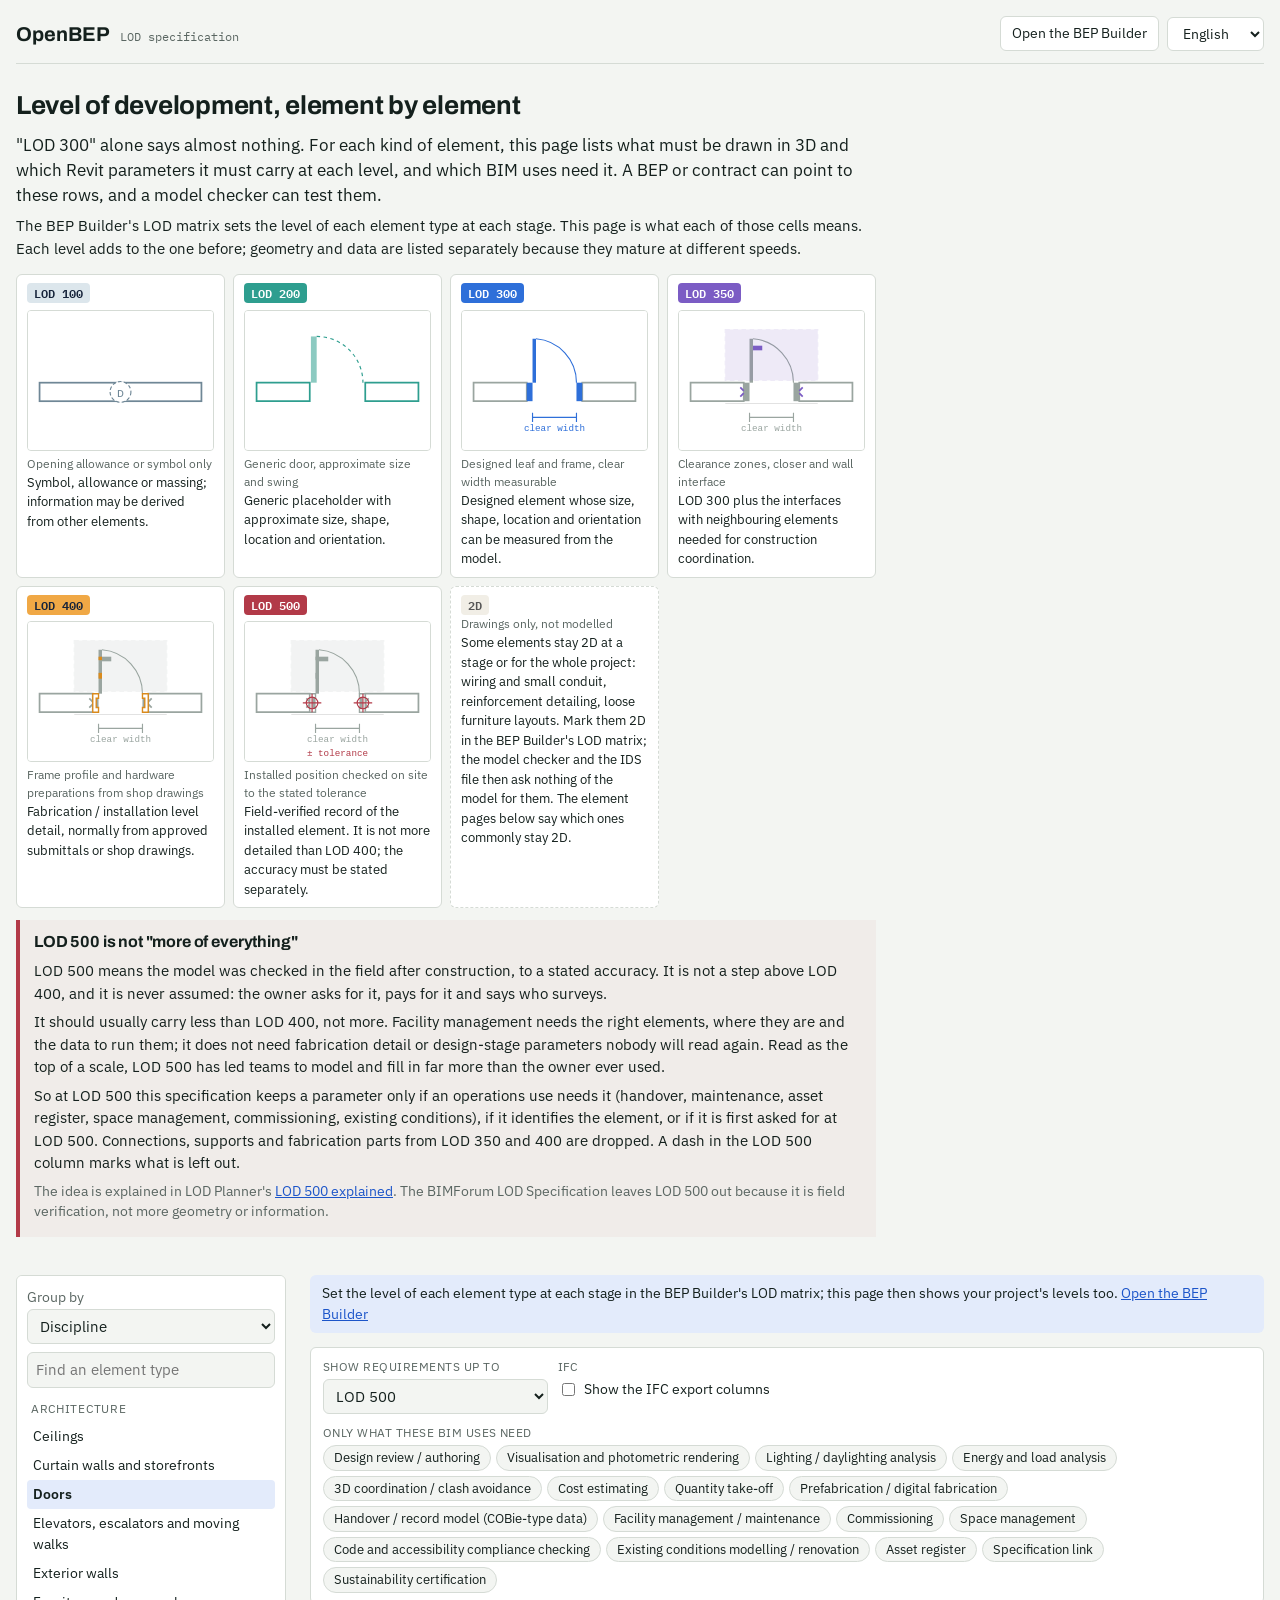
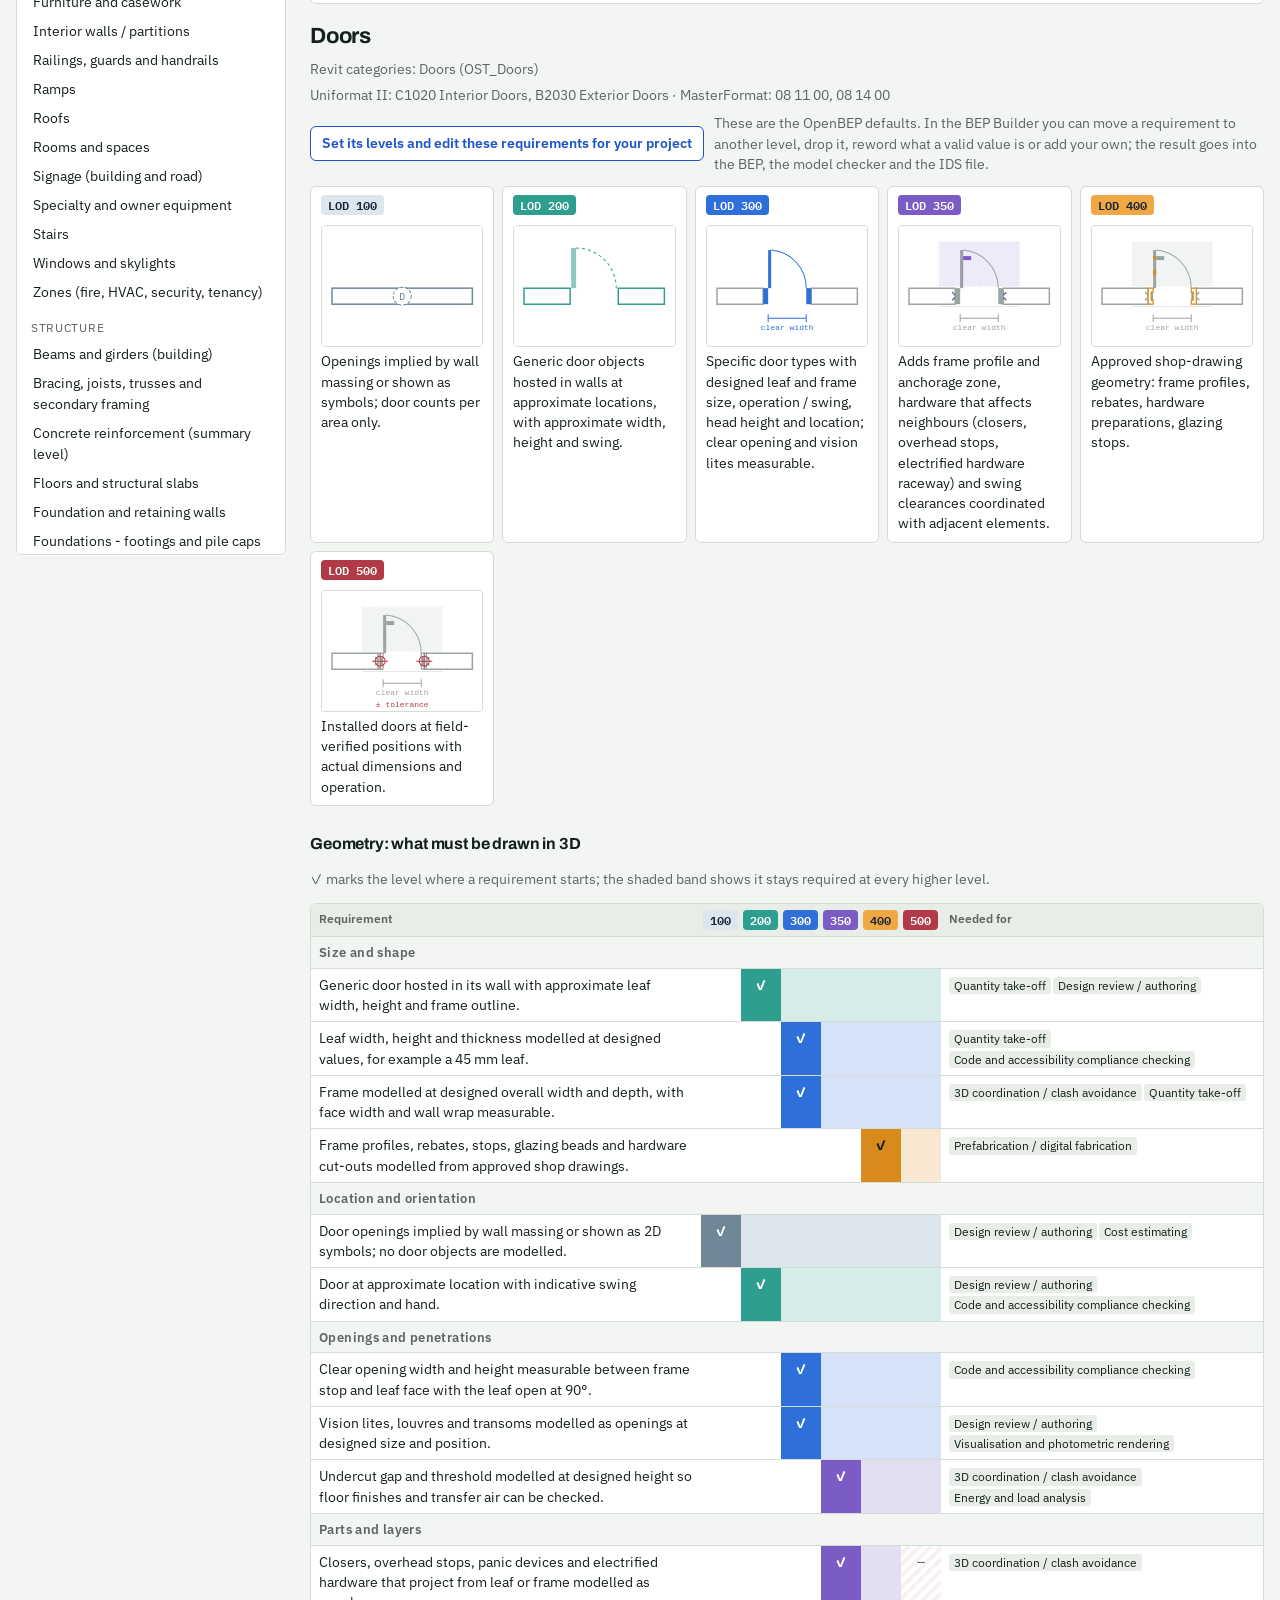
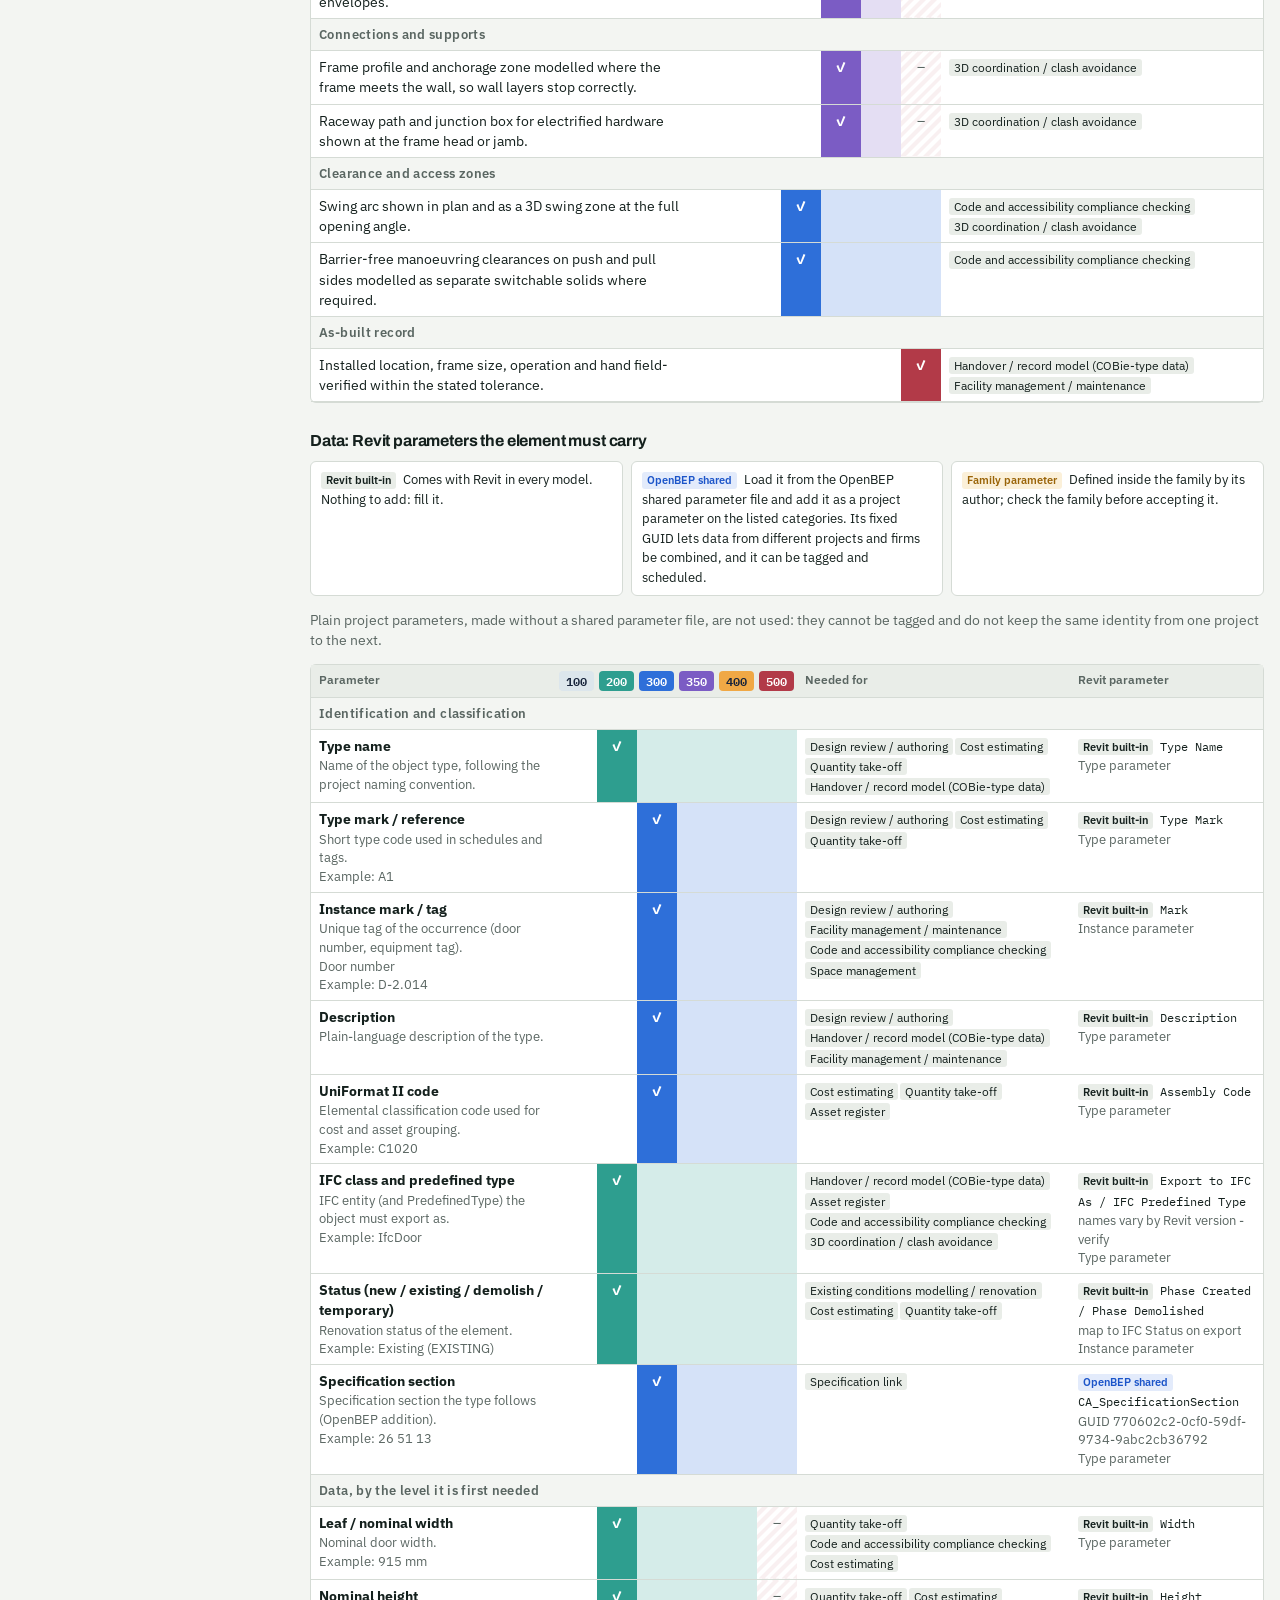
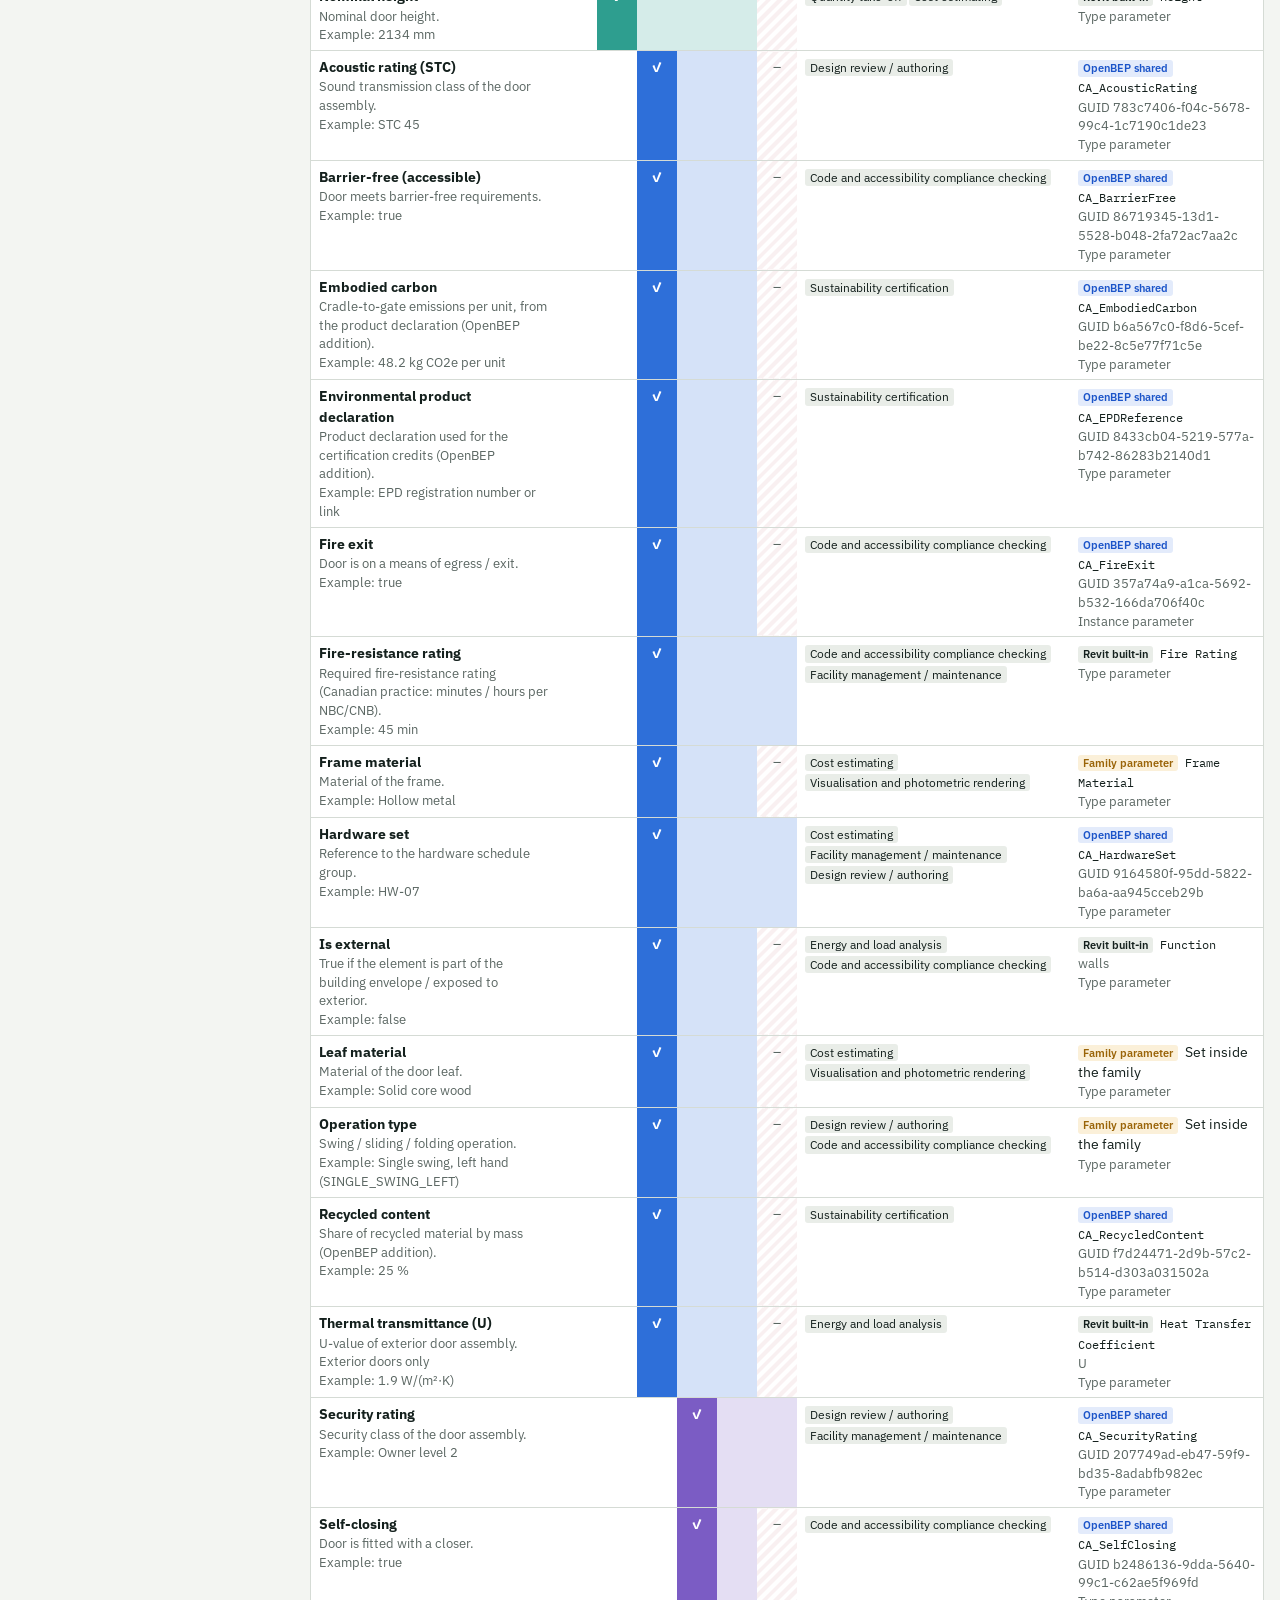
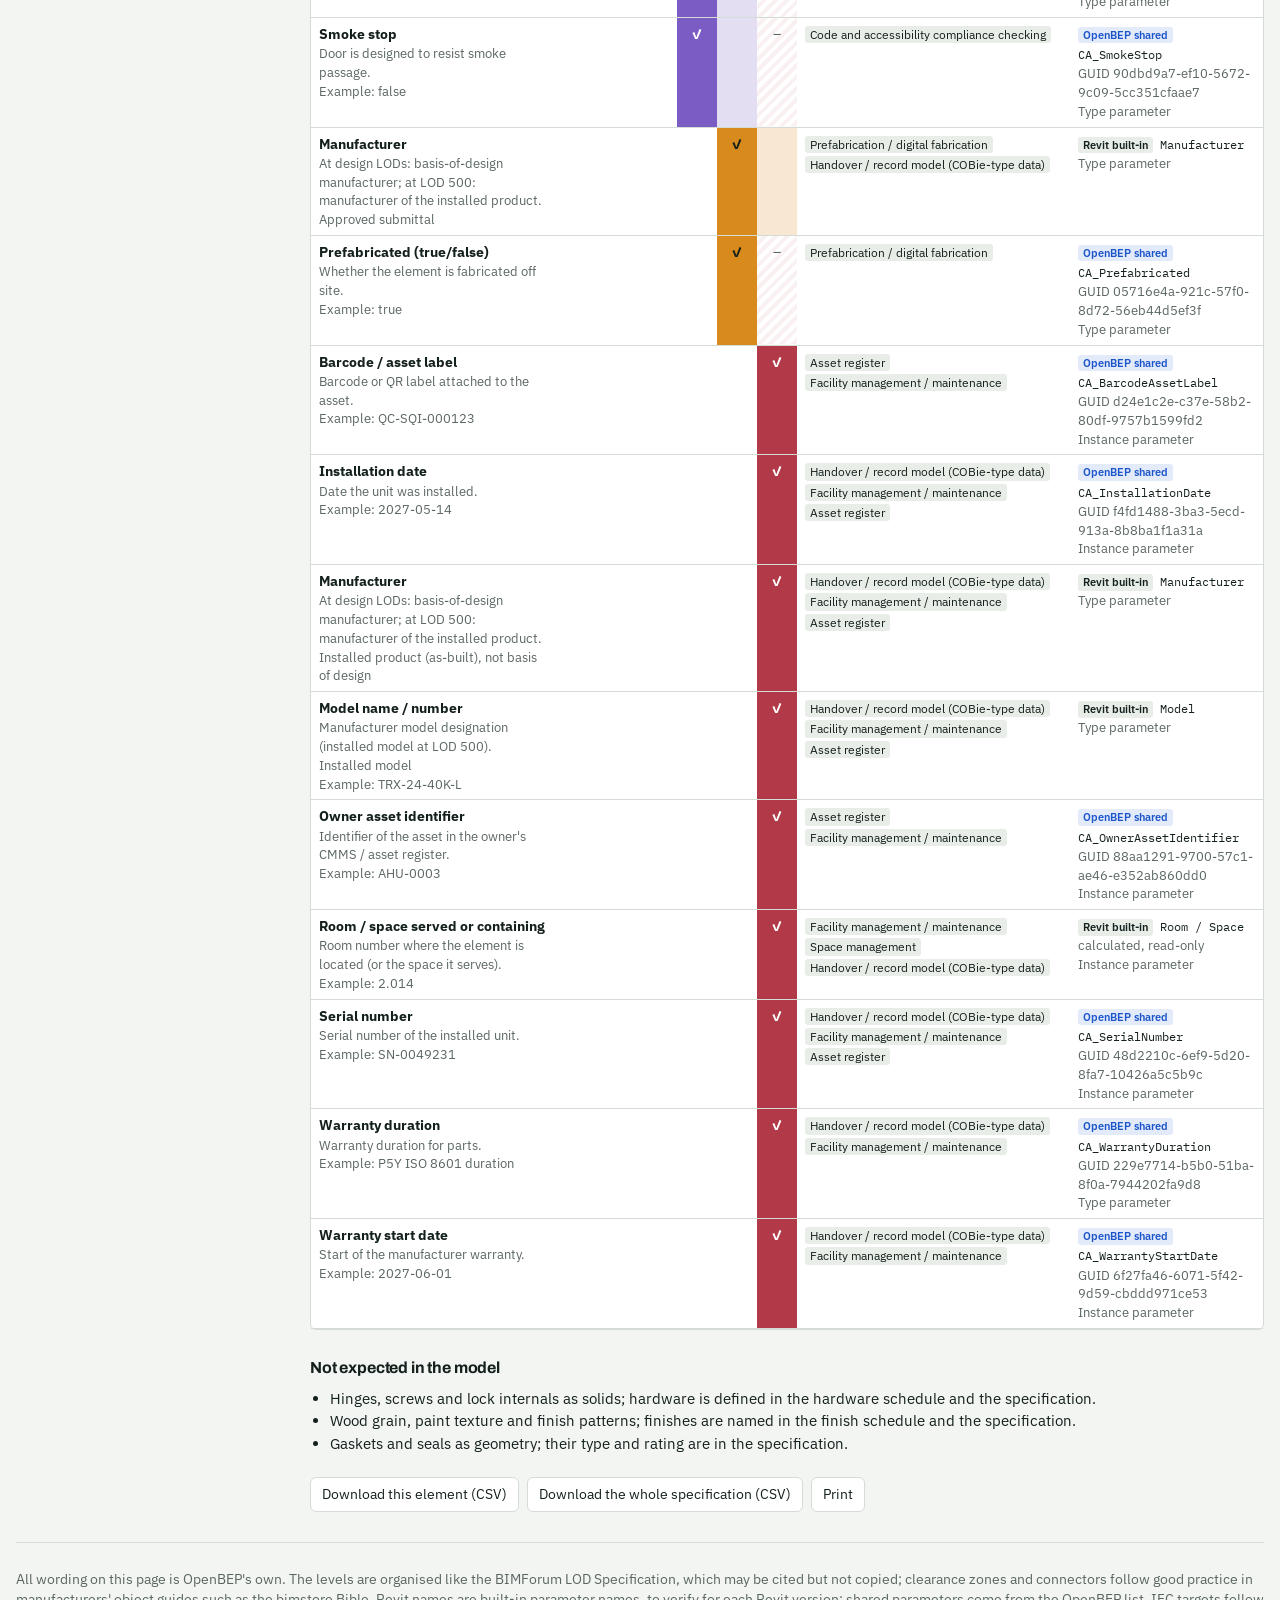
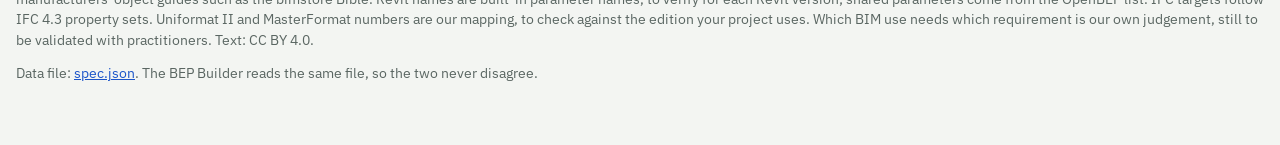
<file: lod/index.html>
<!doctype html>
<meta charset="utf-8">
<meta name="viewport" content="width=device-width,initial-scale=1">
<title>OpenBEP LOD Specification</title>
<link rel="preconnect" href="https://fonts.googleapis.com">
<link rel="stylesheet" href="https://fonts.googleapis.com/css2?family=Archivo:wght@500;600;700&family=IBM+Plex+Sans:wght@400;500;600&family=IBM+Plex+Mono:wght@400;500&display=swap">
<style>
/* Layout: element list on the left, one element type at a time on the right. Each element shows
   the geometry and the parameters it must carry as a matrix: one row per requirement, one column
   per LOD, the first required level marked. Same palette as the BEP Builder. */
:root{
  --bg:#F3F5F2; --surface:#FFFFFF; --sunk:#E9EDE8; --ink:#14201D; --muted:#5A6662; --line:#D5DBD5;
  --accent:#1C55C9; --accent-soft:#E3EBFB; --on-accent:#FFFFFF; --warn:#9A6408; --warn-soft:#FBF0D9;
  --l100:#DCE6EC; --l100i:#16233a; --l200:#2E9E8F; --l300:#2E6FD9; --l350:#7B5CC4; --l400:#F0A845; --l400i:#16233a; --l500:#B23A48;
  --f-display:"Archivo","Helvetica Neue",Arial,sans-serif;
  --f-body:"IBM Plex Sans",system-ui,-apple-system,"Segoe UI",sans-serif;
  --f-mono:"IBM Plex Mono",ui-monospace,Menlo,Consolas,monospace;
  --r:6px;
}
@media (prefers-color-scheme: dark){:root:not([data-theme="light"]){
  --bg:#0E1412; --surface:#151D1B; --sunk:#1B2522; --ink:#E4EBE8; --muted:#97A39F; --line:#2A3632;
  --accent:#7AA2FF; --accent-soft:#1D2A47; --on-accent:#0B1020; --warn:#E2B04E; --warn-soft:#33270F; color-scheme:dark}}
:root[data-theme="dark"]{
  --bg:#0E1412; --surface:#151D1B; --sunk:#1B2522; --ink:#E4EBE8; --muted:#97A39F; --line:#2A3632;
  --accent:#7AA2FF; --accent-soft:#1D2A47; --on-accent:#0B1020; --warn:#E2B04E; --warn-soft:#33270F; color-scheme:dark}
*{box-sizing:border-box}
body{margin:0;background:var(--bg);color:var(--ink);font-family:var(--f-body);font-size:15px;line-height:1.5;
  padding-left:max(16px,env(safe-area-inset-left,0px));padding-right:max(16px,env(safe-area-inset-right,0px));padding-bottom:48px}
h1,h2,h3{font-family:var(--f-display);text-wrap:balance;margin:0;letter-spacing:-.01em}
h1{font-size:26px} h2{font-size:22px} h3{font-size:16px;margin:26px 0 8px}
a{color:var(--accent)}
button,input,select{font:inherit;color:inherit}
:focus-visible{outline:2px solid var(--accent);outline-offset:2px}
.wrap{max-width:1280px;margin:0 auto}
.mono{font-family:var(--f-mono)}
.top{display:flex;flex-wrap:wrap;gap:10px 20px;align-items:center;justify-content:space-between;padding-block:16px 12px;border-bottom:1px solid var(--line)}
.brand{display:flex;gap:10px;align-items:baseline;flex-wrap:wrap}.brand b{font-family:var(--f-display);font-size:20px}
.tag{font-family:var(--f-mono);font-size:12px;color:var(--muted)}
.bar{display:flex;flex-wrap:wrap;gap:8px;align-items:center}
.btn{background:var(--surface);border:1px solid var(--line);border-radius:var(--r);padding:6px 11px;cursor:pointer;text-decoration:none;color:var(--ink);font-size:14px}
.btn:hover{border-color:var(--accent)}
p.edit{display:flex;gap:10px;align-items:center;flex-wrap:wrap;margin:8px 0}p.edit .btn{border-color:var(--accent);color:var(--accent);font-weight:600}p.edit .note{flex:1 1 320px;margin:0}
.intro{padding:22px 0 8px;max-width:860px}.intro p{margin:8px 0}
.lead{font-size:16.5px}
.note{color:var(--muted);font-size:13.5px}
.legend{display:grid;grid-template-columns:repeat(auto-fill,minmax(190px,1fr));gap:8px;margin:14px 0 4px}
.legend>div{background:var(--surface);border:1px solid var(--line);border-radius:var(--r);padding:8px 10px;font-size:13px}
.chip{display:inline-block;font-family:var(--f-mono);font-size:12px;font-weight:600;padding:1px 7px;border-radius:4px;white-space:nowrap}
.v100{background:var(--l100);color:var(--l100i)}.v200{background:var(--l200);color:#fff}.v300{background:var(--l300);color:#fff}.v350{background:var(--l350);color:#fff}.v400{background:var(--l400);color:var(--l400i)}.v500{background:var(--l500);color:#fff}
.layout{display:grid;grid-template-columns:270px minmax(0,1fr);gap:24px;margin-top:18px;align-items:start}
@media (max-width:820px){.layout{grid-template-columns:minmax(0,1fr)}}
.side{position:sticky;top:10px;max-height:calc(100vh - 20px);overflow:auto;background:var(--surface);border:1px solid var(--line);border-radius:var(--r);padding:10px}
@media (max-width:820px){.side{position:static;max-height:340px}}
.side input,.side select,.filters select{width:100%;padding:6px 8px;border:1px solid var(--line);border-radius:var(--r);background:var(--bg)}
.side .g{font-size:11.5px;letter-spacing:.06em;text-transform:uppercase;color:var(--muted);margin:12px 4px 4px}
.side ul{list-style:none;margin:0;padding:0}
.side li button{display:block;width:100%;text-align:left;background:none;border:0;border-radius:4px;padding:4px 6px;cursor:pointer;font-size:14px}
.side li button:hover{background:var(--sunk)}.side li button[aria-current="true"]{background:var(--accent-soft);font-weight:600}
.filters{display:grid;grid-template-columns:repeat(auto-fit,minmax(220px,1fr));gap:10px;background:var(--surface);border:1px solid var(--line);border-radius:var(--r);padding:10px 12px;margin-bottom:16px}
.filters label{display:block;font-size:12px;letter-spacing:.04em;text-transform:uppercase;color:var(--muted);margin-bottom:3px}
.uses{display:flex;flex-wrap:wrap;gap:5px}
.uses button{border:1px solid var(--line);background:var(--bg);border-radius:20px;padding:2px 10px;font-size:13px;cursor:pointer}
.uses button[aria-pressed="true"]{background:var(--accent);border-color:var(--accent);color:var(--on-accent)}
.meta{color:var(--muted);font-size:13.5px;margin:6px 0 0}
.sum{display:grid;grid-template-columns:repeat(auto-fill,minmax(180px,1fr));gap:8px;margin-top:12px}
.sum>div{background:var(--surface);border:1px solid var(--line);border-radius:var(--r);padding:8px 10px;font-size:13.5px}
.sum>div.dim{opacity:.45}
.sum .chip{margin-bottom:4px}
.chip.v2D{background:#F1EEE6;color:#555}.l2d{border-style:dashed!important}
.tw{overflow:auto;max-height:calc(100vh - 24px);border:1px solid var(--line);border-radius:var(--r);background:var(--surface)}
.tw thead th{position:sticky;top:0;z-index:2;box-shadow:0 1px 0 var(--line)}
/* Wide screens: no inner scroller, so the header row sticks to the top of the window while the page scrolls. Phones keep the scroller for wide tables. */
@media (min-width:900px){.tw{overflow:visible;max-height:none}}
table{border-collapse:collapse;width:100%;font-size:13.5px}
th,td{padding:6px 8px;border-bottom:1px solid var(--line);text-align:left;vertical-align:top}
th{font-size:12px;font-weight:600;color:var(--muted);background:var(--sunk);position:sticky;top:0}
th.l,td.l{width:40px;min-width:40px;text-align:center;padding:6px 0}
td.l.on{background-clip:padding-box}
td.l.b100{background:#DCE6EC}td.l.b200{background:#2E9E8F33}td.l.b300{background:#2E6FD933}td.l.b350{background:#7B5CC433}td.l.b400{background:#D98A1C33}td.l.b500{background:#B23A4833}
td.l.from.b100{background:#6F8796;color:#fff}td.l.from.b200{background:#2E9E8F;color:#fff}td.l.from.b300{background:#2E6FD9;color:#fff}td.l.from.b350{background:#7B5CC4;color:#fff}td.l.from.b400{background:#D98A1C;color:#14201D}td.l.from.b500{background:#B23A48;color:#fff}
td.l.from span{font-weight:700;font-size:13px}
td.l.drop{background:repeating-linear-gradient(135deg,transparent 0 4px,#B23A4814 4px 8px);color:var(--muted)}.caveat{border-left:4px solid #B23A48;background:#B23A480D;padding:10px 14px;margin:12px 0;max-width:880px}.caveat h3{margin:0 0 6px;font-size:16px}.caveat p{margin:6px 0}
td.rv small.sc{color:var(--muted)}
tr.k td{background:var(--bg);font-weight:600;font-size:12.5px;color:var(--muted);letter-spacing:.03em}
td small{display:block;color:var(--muted);font-size:12.5px}
td.req{min-width:240px}
td.code{font-family:var(--f-mono);font-size:12px;min-width:170px;word-break:break-word}
.tags span{display:inline-block;font-size:11.5px;background:var(--sunk);border-radius:3px;padding:0 5px;margin:1px 2px 1px 0;white-space:nowrap}
.tags span.hit{background:var(--accent-soft);color:var(--accent);font-weight:600}
.hidden-note{font-size:13px;color:var(--muted);margin:6px 2px}
ul.nx{margin:6px 0;padding-left:20px}
.flag{background:var(--warn-soft);border-left:3px solid var(--warn);padding:8px 12px;border-radius:4px;font-size:14px;margin:12px 0}
.actions{display:flex;flex-wrap:wrap;gap:8px;margin-top:22px}
.src{margin-top:30px;border-top:1px solid var(--line);padding-top:12px}
.ill{width:100%;height:auto;display:block;border:1px solid var(--line);border-radius:4px;margin:6px 0 4px}
.legend .cap,.sum .cap{font-size:12px;color:var(--muted)}
.rk{display:inline-block;font-size:11px;font-weight:600;border-radius:3px;padding:0 5px;margin-right:4px;white-space:nowrap}
.rk.builtin{background:var(--sunk);color:var(--ink)}.rk.shared{background:var(--accent-soft);color:var(--accent)}.rk.family{background:var(--warn-soft);color:var(--warn)}
td.rv code,div.ifc code{font-family:var(--f-mono);font-size:12px;word-break:break-word}
td.rv{min-width:190px}div.ifc{margin-top:6px;padding-top:6px;border-top:1px dashed var(--line);font-size:12.5px}.rk.ifck{background:var(--sunk);color:var(--muted)}
td.sc{white-space:nowrap;font-size:12.5px}
.kinds{display:grid;grid-template-columns:repeat(auto-fit,minmax(220px,1fr));gap:8px;margin:8px 0 12px}
.kinds div{background:var(--surface);border:1px solid var(--line);border-radius:var(--r);padding:8px 10px;font-size:13px}
.proj{background:var(--accent-soft);border-radius:var(--r);padding:8px 12px;margin:0 0 14px;font-size:14px}
.proj .chip{margin:0 2px}
.filters label.chk{display:flex;gap:6px;align-items:center;font-size:14px;text-transform:none;letter-spacing:0;color:var(--ink)}.chk input{width:auto}
@media print{.side,.filters,.top .bar,.actions,.intro .legend{display:none}.layout{display:block}body{background:#fff}.tw{overflow:visible;max-height:none}}
</style>
<script src="../translations/strings.js"></script>
<script src="../translations/i18n.js"></script>
<script src="spec-data.js"></script>
<script src="illustrations.js"></script>
<body>
<div class="wrap">
<header class="top">
  <div class="brand"><b data-notr>OpenBEP</b><span class="tag">LOD specification</span></div>
  <div class="bar">
    <a class="btn" href="../app/bep-builder.html">Open the BEP Builder</a>
    <select class="btn" data-i18n-lang data-notr aria-label="Language"></select>
  </div>
</header>

<section class="intro">
  <h1>Level of development, element by element</h1>
  <p class="lead">"LOD 300" alone says almost nothing. For each kind of element, this page lists what must be drawn in 3D and which Revit parameters it must carry at each level, and which BIM uses need it. A BEP or contract can point to these rows, and a model checker can test them.</p>
  <p>The BEP Builder's LOD matrix sets the level of each element type at each stage. This page is what each of those cells means. Each level adds to the one before; geometry and data are listed separately because they mature at different speeds.</p>
  <div class="legend" id="legend"></div>
  <div class="caveat"><h3>LOD 500 is not "more of everything"</h3>
  <p>LOD 500 means the model was checked in the field after construction, to a stated accuracy. It is not a step above LOD 400, and it is never assumed: the owner asks for it, pays for it and says who surveys.</p>
  <p>It should usually carry less than LOD 400, not more. Facility management needs the right elements, where they are and the data to run them; it does not need fabrication detail or design-stage parameters nobody will read again. Read as the top of a scale, LOD 500 has led teams to model and fill in far more than the owner ever used.</p>
  <p>So at LOD 500 this specification keeps a parameter only if an operations use needs it (handover, maintenance, asset register, space management, commissioning, existing conditions), if it identifies the element, or if it is first asked for at LOD 500. Connections, supports and fabrication parts from LOD 350 and 400 are dropped. A dash in the LOD 500 column marks what is left out.</p>
  <p class="note">The idea is explained in LOD Planner's <a href="https://www.lodplanner.com/lod-500-explained/" target="_blank" rel="noopener">LOD 500 explained</a>. The BIMForum LOD Specification leaves LOD 500 out because it is field verification, not more geometry or information.</p></div>
</section>

<div class="layout">
  <nav class="side" aria-label="Element types">
    <label class="note" for="grp">Group by</label>
    <select id="grp"></select>
    <input id="q" type="search" placeholder="Find an element type" aria-label="Find an element type" style="margin-top:8px">
    <div id="list"></div>
  </nav>
  <main>
    <div id="proj"></div>
    <div class="filters">
      <div><label for="upto">Show requirements up to</label><select id="upto"></select></div>
      <div><label>IFC</label><label class="chk"><input type="checkbox" id="ifc"> <span>Show the IFC export columns</span></label></div>
      <div style="grid-column:1/-1"><label>Only what these BIM uses need</label><div class="uses" id="uses"></div></div>
    </div>
    <article id="el"></article>
  </main>
</div>

<section class="src note">
  <p>All wording on this page is OpenBEP's own. The levels are organised like the BIMForum LOD Specification, which may be cited but not copied; clearance zones and connectors follow good practice in manufacturers' object guides such as the bimstore Bible. Revit names are built-in parameter names, to verify for each Revit version; shared parameters come from the OpenBEP list. IFC targets follow IFC 4.3 property sets. Uniformat II and MasterFormat numbers are our mapping, to check against the edition your project uses. Which BIM use needs which requirement is our own judgement, still to be validated with practitioners. Text: CC BY 4.0.</p>
  <p>Data file: <a href="spec.json" data-notr>spec.json</a>. The BEP Builder reads the same file, so the two never disagree.</p>
</section>
</div>

<script>
const D=window.OPENBEP_LOD, ILL=window.OPENBEP_LOD_ILL, LV=['100','200','300','350','400','500'];
const KIND=[['shape','Size and shape'],['place','Location and orientation'],['open','Openings and penetrations'],['part','Parts and layers'],['conn','Connections and supports'],['zone','Clearance and access zones'],['rec','As-built record']];
const KN=Object.fromEntries(KIND);
const RK={builtin:'Revit built-in',shared:'OpenBEP shared',family:'Family parameter'};
const GRP={disc:'Discipline',uf:'Uniformat II',mf:'MasterFormat',az:'A to Z'};
const esc=s=>String(s??'').replace(/[&<>"]/g,c=>({'&':'&amp;','<':'&lt;','>':'&gt;','"':'&quot;'})[c]);
const byId=Object.fromEntries(D.C.map(c=>[c.id,c]));
// The BEP Builder saves the project's levels per element type and stage here (same site, same browser).
let PJ=null; try{PJ=JSON.parse(localStorage.getItem('openbep-lod-project')||'null')}catch(e){}
const pjGrp=PJ&&PJ.cls&&(PJ.cls.includes('uf')?'uf':PJ.cls.includes('mf')?'mf':'');
const st={el:(location.hash.slice(1)&&byId[location.hash.slice(1)])?location.hash.slice(1):'door', upto:'500', uses:new Set(), q:'', grp:pjGrp||'disc', ifc:false};
const lang=()=>document.documentElement.lang||'en';
const tr=t=>{const L=lang(); if(L==='en'||typeof trText!=='function') return t; return trText(t,(window.OPENBEP_STRINGS||{})[L]||{},L)||t};
const $=s=>document.querySelector(s);

$('#legend').innerHTML=LV.map(v=>`<div><span class="chip v${v}">LOD ${v}</span>${ILL.svg('door',v)}<div class="cap">${esc(ILL.cap('door',v))}</div><div>${esc(D.lod[v])}</div></div>`).join('')
  +`<div class="l2d"><span class="chip v2D">2D</span><div class="cap">Drawings only, not modelled</div><div>Some elements stay 2D at a stage or for the whole project: wiring and small conduit, reinforcement detailing, loose furniture layouts. Mark them 2D in the BEP Builder's LOD matrix; the model checker and the IDS file then ask nothing of the model for them. The element pages below say which ones commonly stay 2D.</div></div>`;
$('#upto').innerHTML=LV.map(v=>`<option value="${v}">LOD ${v}</option>`).join('');
$('#upto').value=st.upto;
$('#grp').innerHTML=Object.entries(GRP).map(([k,n])=>`<option value="${k}">${esc(n)}</option>`).join('');
$('#grp').value=st.grp;
$('#uses').innerHTML=Object.entries(D.uses).map(([k,n])=>`<button type="button" data-use="${k}" aria-pressed="false">${esc(n)}</button>`).join('');

// Groups for the element list: [sort key, heading, element types]
function groups(){const out=new Map(), add=(k,h,c)=>{if(!out.has(k)) out.set(k,[k,h,[]]); out.get(k)[2].push(c)};
  D.C.forEach(c=>{
    if(st.grp==='disc'){const g=D.groups[+c.grp-1]||''; add(c.grp,g.replace(/^\d+ /,''),c)}
    else if(st.grp==='uf'){const u=(c.uf[0]||'').slice(0,3); u?add(u,[u,D.ufgrp[u]],c):add('ZZ','No code in this system',c)}
    else if(st.grp==='mf'){const m=(c.mf[0]||'').slice(0,2); m?add(m,[m,D.mfdiv[m]],c):add('ZZ','No code in this system',c)}
    else add('','',c)});
  const name=c=>tr(c.n);
  return [...out.values()].sort((a,b)=>a[0].localeCompare(b[0])).map(g=>[g[0],g[1],g[2].sort((a,b)=>name(a).localeCompare(name(b),lang()))])}
function code(c){return st.grp==='uf'?(c.uf[0]||'').slice(0,5):st.grp==='mf'?(c.mf[0]||''):''}
function list(){const q=st.q.toLowerCase();
  const hit=c=>!q||[c.n,tr(c.n),c.ifc,...(c.rc||[]),...c.uf,...c.mf].join(' ').toLowerCase().includes(q);
  $('#list').innerHTML=groups().map(([k,h,els])=>{els=els.filter(hit); if(!els.length) return '';
    return `${h?`<div class="g">${Array.isArray(h)?`<span data-notr>${esc(h[0])}</span> <span>${esc(h[1])}</span>`:esc(h)}</div>`:''}<ul>${els.map(c=>`<li><button type="button" data-el="${c.id}" aria-current="${c.id===st.el}">${code(c)?`<span class="mono tag" data-notr>${esc(code(c))}</span> `:''}${esc(c.n)}</button></li>`).join('')}</ul>`}).join('')||'<p class="note">No element type matches.</p>'}

const useOk=u=>!st.uses.size||u.some(x=>st.uses.has(x));
const tags=u=>`<span class="tags">${u.map(x=>`<span class="${st.uses.has(x)?'hit':''}">${esc(D.uses[x]||x)}</span>`).join('')}</span>`;
// LOD 500 is lean: only what operations need stays (see the caveat above and spec.json lean500).
const L5=D.lean500||{keep:[],dropKinds:[]};
const g500=x=>x.f==='500'||!(L5.dropKinds.includes(x.k)&&+x.f>=350);
const p500=(c,id)=>{const rs=c.r.filter(r=>r[0]===id); return rs.some(r=>r[1]==='500')||D.idp.includes(id)||rs.some(r=>r[2].some(u=>L5.keep.includes(u)))};
const cells=(f,k5=true)=>LV.map(v=>{const drop=v==='500'&&!k5&&f!=='500', on=+v>=+f&&!drop, from=v===f, out=+v>+st.upto;
  return `<td class="l ${on?'on':''} ${from?'from':''} ${on&&!out?'b'+f:''} ${drop&&!out?'drop':''}" ${from?`title="Required from LOD ${f}"`:drop?'title="Left out at LOD 500: not needed to run the asset"':''}>${from&&!out?'<span>✓</span>':drop&&!out?'<span>–</span>':''}</td>`}).join('');
const lvHead=()=>LV.map(v=>`<th class="l"><span class="chip v${v}">${v}</span></th>`).join('');
function rvCell(p){const n=p.rn?`<code data-notr>${esc(p.rn)}</code>`:(p.rk==='family'?'<span>Set inside the family</span>':'<span>Shared parameter to add</span>');
  return `<span class="rk ${p.rk}">${esc(RK[p.rk])}</span> ${n}${p.guid?`<small data-notr>GUID ${esc(p.guid)}</small>`:''}${p.rnote?`<small>${esc(p.rnote)}</small>`:''}`}
function ifcCell(p){if(!p.ifc) return '<small>No IFC target</small>';
  return `<code data-notr>${esc(p.ifc)}</code><small>${p.rk==='builtin'?'Revit\'s IFC exporter writes built-in parameters to their IFC target; check one export.':'Exported only if listed in the IFC export\'s user-defined property set file.'}</small>`}
function projLine(c){if(!PJ||!PJ.el||!PJ.el[c.id]) return '';
  const e=PJ.el[c.id]; return `<div class="proj"><b>${esc(PJ.name||'Your project')}</b>: <span>levels set in the BEP Builder</span> ${PJ.stages.filter(([s])=>e[s]).map(([s,n])=>`<span class="chip ${/^\d/.test(e[s])?'v'+e[s]:''}">${esc(e[s])}</span> <span>${esc(n)}</span>`).join(' · ')}</div>`}

// Some shared parameters carry a light-fixture example; other element types show their own IFC class or no example.
const exOf=(r,c)=>{if(!r.p.ex) return ''; if(c.id==='light_fixture'||!['ifc_export_class','type_name','description','manufacturer'].includes(r.id)) return r.p.ex;
  return r.id==='ifc_export_class'&&c.ifc?c.ifc.split(/[ (;,]/)[0]:''};
function view(){const c=byId[st.el], up=+st.upto, ik=ILL.of(c.id);
  const gShow=(c.gx||[]).filter(x=>+x.f<=up&&useOk(x.u||[])), gHidden=(c.gx||[]).length-gShow.length;
  const rows=c.r.filter(r=>D.P[r[0]]).map(r=>({p:D.P[r[0]],id:r[0],f:r[1],u:r[2],x:r[3]}));
  const rShow=rows.filter(r=>+r.f<=up&&useOk(r.u)), rHidden=rows.length-rShow.length;
  const idRows=D.idp.map(k=>rShow.find(r=>r.id===k)).filter(Boolean), other=rShow.filter(r=>!D.idp.includes(r.id)).sort((a,b)=>+a.f-+b.f||a.p.l.localeCompare(b.p.l));
  const nCol=LV.length+3;
  const gRows=KIND.map(([k,n])=>{const its=gShow.filter(x=>x.k===k).sort((a,b)=>+a.f-+b.f); if(!its.length) return '';
    return `<tr class="k"><td colspan="${LV.length+2}">${esc(n)}</td></tr>`+its.map(x=>`<tr><td class="req">${esc(x.t)}</td>${cells(x.f,g500(x))}<td>${tags(x.u||[])}</td></tr>`).join('')}).join('');
  const pRow=r=>`<tr><td class="req"><b>${esc(r.p.l)}</b>${r.p.d?`<small>${esc(r.p.d)}</small>`:''}${r.x?`<small>${esc(r.x)}</small>`:''}${exOf(r,c)?`<small><span>Example:</span> ${r.p.exl?`<span>${esc(r.p.exl+' ('+r.p.ex+')')}</span>`:`<span data-notr>${esc(exOf(r,c))}${r.p.u?' '+esc(r.p.u):''}</span>`}</small>`:''}</td>${cells(r.f,p500(c,r.id))}<td>${tags(r.u)}</td><td class="rv">${rvCell(r.p)}<small class="sc">${r.p.sc==='type'?'Type parameter':'Instance parameter'}</small>${st.ifc?`<div class="ifc"><span class="rk ifck">IFC export</span> ${ifcCell(r.p)}</div>`:''}</td></tr>`;
  const pRows=(idRows.length?`<tr class="k"><td colspan="${nCol}">Identification and classification</td></tr>${idRows.map(pRow).join('')}`:'')+(other.length?`<tr class="k"><td colspan="${nCol}">Data, by the level it is first needed</td></tr>${other.map(pRow).join('')}`:'');
  $('#el').innerHTML=`<h2>${esc(c.n)}</h2>
  <p class="meta"><span>Revit categories:</span> <span data-notr>${esc((c.rc||[]).join(', '))}</span></p>
  <p class="meta"><span>Uniformat II:</span> <span data-notr>${esc(c.uf.join(', ')||'–')}</span> · <span>MasterFormat:</span> <span data-notr>${esc(c.mf.join(', ')||'–')}</span>${st.ifc?` · <span>IFC:</span> <span data-notr>${esc(c.ifc)}</span>`:''}</p>
  ${projLine(c)}
  ${c.d2?`<div class="flag d2"><b>Can stay 2D.</b> <span>${esc(c.d2)}</span> <span>Mark it 2D in the BEP Builder's LOD matrix: the model checker and the IDS file then ask nothing of the model for it.</span></div>`:''}
  <p class="edit"><a class="btn" href="../app/bep-builder.html#el=${c.id}">Set its levels and edit these requirements for your project</a> <span class="note">These are the OpenBEP defaults. In the BEP Builder you can move a requirement to another level, drop it, reword what a valid value is or add your own; the result goes into the BEP, the model checker and the IDS file.</span></p>
  <div class="sum">${LV.map(v=>`<div class="${+v>up?'dim':''}"><span class="chip v${v}">LOD ${v}</span>${ik?ILL.svg(ik,v):''}<div>${esc(c.g[v]||'–')}</div></div>`).join('')}</div>
  ${ik&&!['door','duct','ahu'].includes(c.id)?'<p class="note">Sketches show a typical element of this kind, not this exact element type.</p>':''}
  <h3>Geometry: what must be drawn in 3D</h3>
  <p class="note">✓ marks the level where a requirement starts; the shaded band shows it stays required at every higher level.</p>
  ${gRows?`<div class="tw"><table><thead><tr><th>Requirement</th>${lvHead()}<th>Needed for</th></tr></thead><tbody>${gRows}</tbody></table></div>`:'<p class="note">No geometry requirement matches these filters.</p>'}
  ${gHidden?`<p class="hidden-note">${gHidden} geometry requirements hidden by the filters.</p>`:''}
  <h3>Data: Revit parameters the element must carry</h3>
  <div class="kinds"><div><span class="rk builtin">Revit built-in</span> Comes with Revit in every model. Nothing to add: fill it.</div><div><span class="rk shared">OpenBEP shared</span> Load it from the OpenBEP shared parameter file and add it as a project parameter on the listed categories. Its fixed GUID lets data from different projects and firms be combined, and it can be tagged and scheduled.</div><div><span class="rk family">Family parameter</span> Defined inside the family by its author; check the family before accepting it.</div></div>
  <p class="note">Plain project parameters, made without a shared parameter file, are not used: they cannot be tagged and do not keep the same identity from one project to the next.</p>
  ${pRows?`<div class="tw"><table><thead><tr><th>Parameter</th>${lvHead()}<th>Needed for</th><th>${st.ifc?'Revit parameter and IFC export':'Revit parameter'}</th></tr></thead><tbody>${pRows}</tbody></table></div>`:'<p class="note">No parameter matches these filters.</p>'}
  ${rHidden?`<p class="hidden-note">${rHidden} parameters hidden by the filters.</p>`:''}
  ${(c.nx||[]).length?`<h3>Not expected in the model</h3><ul class="nx">${c.nx.map(x=>`<li>${esc(x.t)}</li>`).join('')}</ul>`:''}
  ${(c.notes||[]).length?`<h3>Notes</h3><ul class="nx">${c.notes.map(x=>`<li>${esc(x)}</li>`).join('')}</ul>`:''}
  <div class="actions"><button class="btn" type="button" id="csvEl">Download this element (CSV)</button><button class="btn" type="button" id="csvAll">Download the whole specification (CSV)</button><button class="btn" type="button" id="print">Print</button></div>`;
}

function projBanner(){$('#proj').innerHTML=PJ&&PJ.el?`<div class="proj"><span>Showing the levels of</span> <b>${esc(PJ.name||'Your project')}</b> <span>from the BEP Builder in this browser.</span> <a href="../app/bep-builder.html">Change them in the BEP Builder</a></div>`:`<div class="proj"><span>Set the level of each element type at each stage in the BEP Builder's LOD matrix; this page then shows your project's levels too.</span> <a href="../app/bep-builder.html">Open the BEP Builder</a></div>`}

function csv(els){const q=v=>`"${String(v??'').replace(/"/g,'""')}"`;
  // Downloads follow the page language; Revit names, GUIDs and IFC targets stay as they are.
  const L=[['Element type','Uniformat II','MasterFormat','Kind','Requirement','Required from LOD','Needed for','Revit parameter','Revit kind','Type or instance','GUID','IFC target (optional)'].map(tr).map(q).join(',')], us=u=>u.map(x=>tr(D.uses[x])).join('; ');
  els.forEach(c=>{const uf=c.uf.join('; '), mf=c.mf.join('; '), n=tr(c.n);
    (c.gx||[]).forEach(x=>L.push([n,uf,mf,tr('Geometry')+(lang()==='fr'?'\u00a0: ':lang()==='ja'?'：':': ')+tr(KN[x.k]),tr(x.t),x.f,us(x.u||[]),'','','','',''].map(q).join(',')));
    c.r.filter(r=>D.P[r[0]]).forEach(r=>{const p=D.P[r[0]]; L.push([n,uf,mf,tr(D.idp.includes(r[0])?'Identification':'Parameter'),tr(p.l)+(r[3]?' ('+tr(r[3])+')':''),r[1],us(r[2]),p.rn||'',tr(RK[p.rk]),tr(p.sc==='type'?'Type':'Instance'),p.guid||'',p.ifc||''].map(q).join(','))});
    (c.nx||[]).forEach(x=>L.push([n,uf,mf,tr('Not in the model'),tr(x.t),'','','','','','',''].map(q).join(',')))});
  return '﻿'+L.join('\r\n')}
function dl(name,text){const a=document.createElement('a'); a.href=URL.createObjectURL(new Blob([text],{type:'text/csv'})); a.download=name; a.click(); setTimeout(()=>URL.revokeObjectURL(a.href),1000)}

function render(){list(); view()}
document.addEventListener('click',e=>{const b=e.target.closest('button'); if(!b) return;
  if(b.dataset.el){st.el=b.dataset.el; history.replaceState(null,'','#'+st.el); render(); $('#el').scrollIntoView({block:'start'}); return}
  if(b.dataset.use){const u=b.dataset.use; st.uses.has(u)?st.uses.delete(u):st.uses.add(u); b.setAttribute('aria-pressed',st.uses.has(u)); view(); return}
  if(b.id==='csvEl') dl(`OpenBEP-LOD-${st.el}.csv`,csv([byId[st.el]]));
  if(b.id==='csvAll') dl('OpenBEP-LOD-specification.csv',csv(D.C));
  if(b.id==='print') window.print()});
$('#q').addEventListener('input',e=>{st.q=e.target.value; list()});
$('#grp').addEventListener('change',e=>{st.grp=e.target.value; list()});
$('#upto').addEventListener('change',e=>{st.upto=e.target.value; view()});
$('#ifc').addEventListener('change',e=>{st.ifc=e.target.checked; view()});
document.addEventListener('change',e=>{if(e.target.matches('select[data-i18n-lang]')) setTimeout(list,50)});
window.addEventListener('hashchange',()=>{const h=location.hash.slice(1); if(byId[h]){st.el=h; render()}});
projBanner(); render();
</script>
</body>
</file>
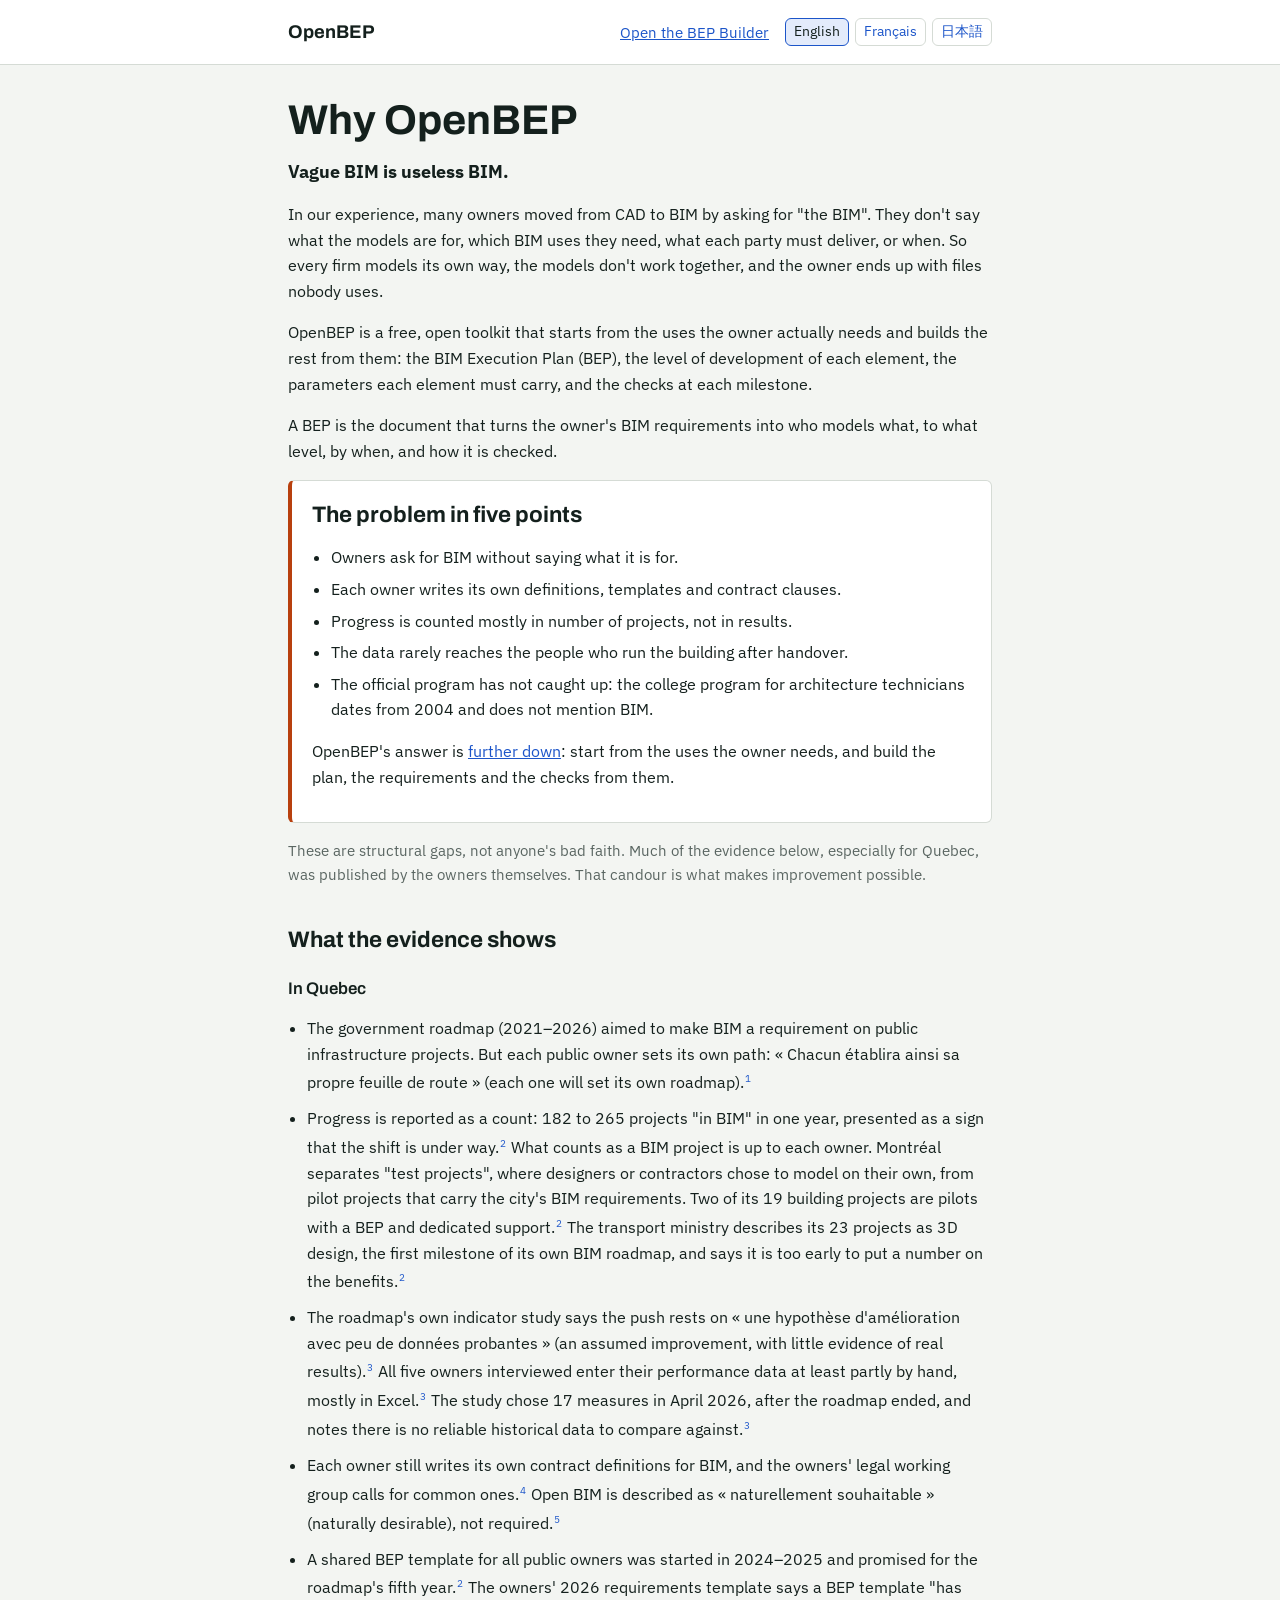
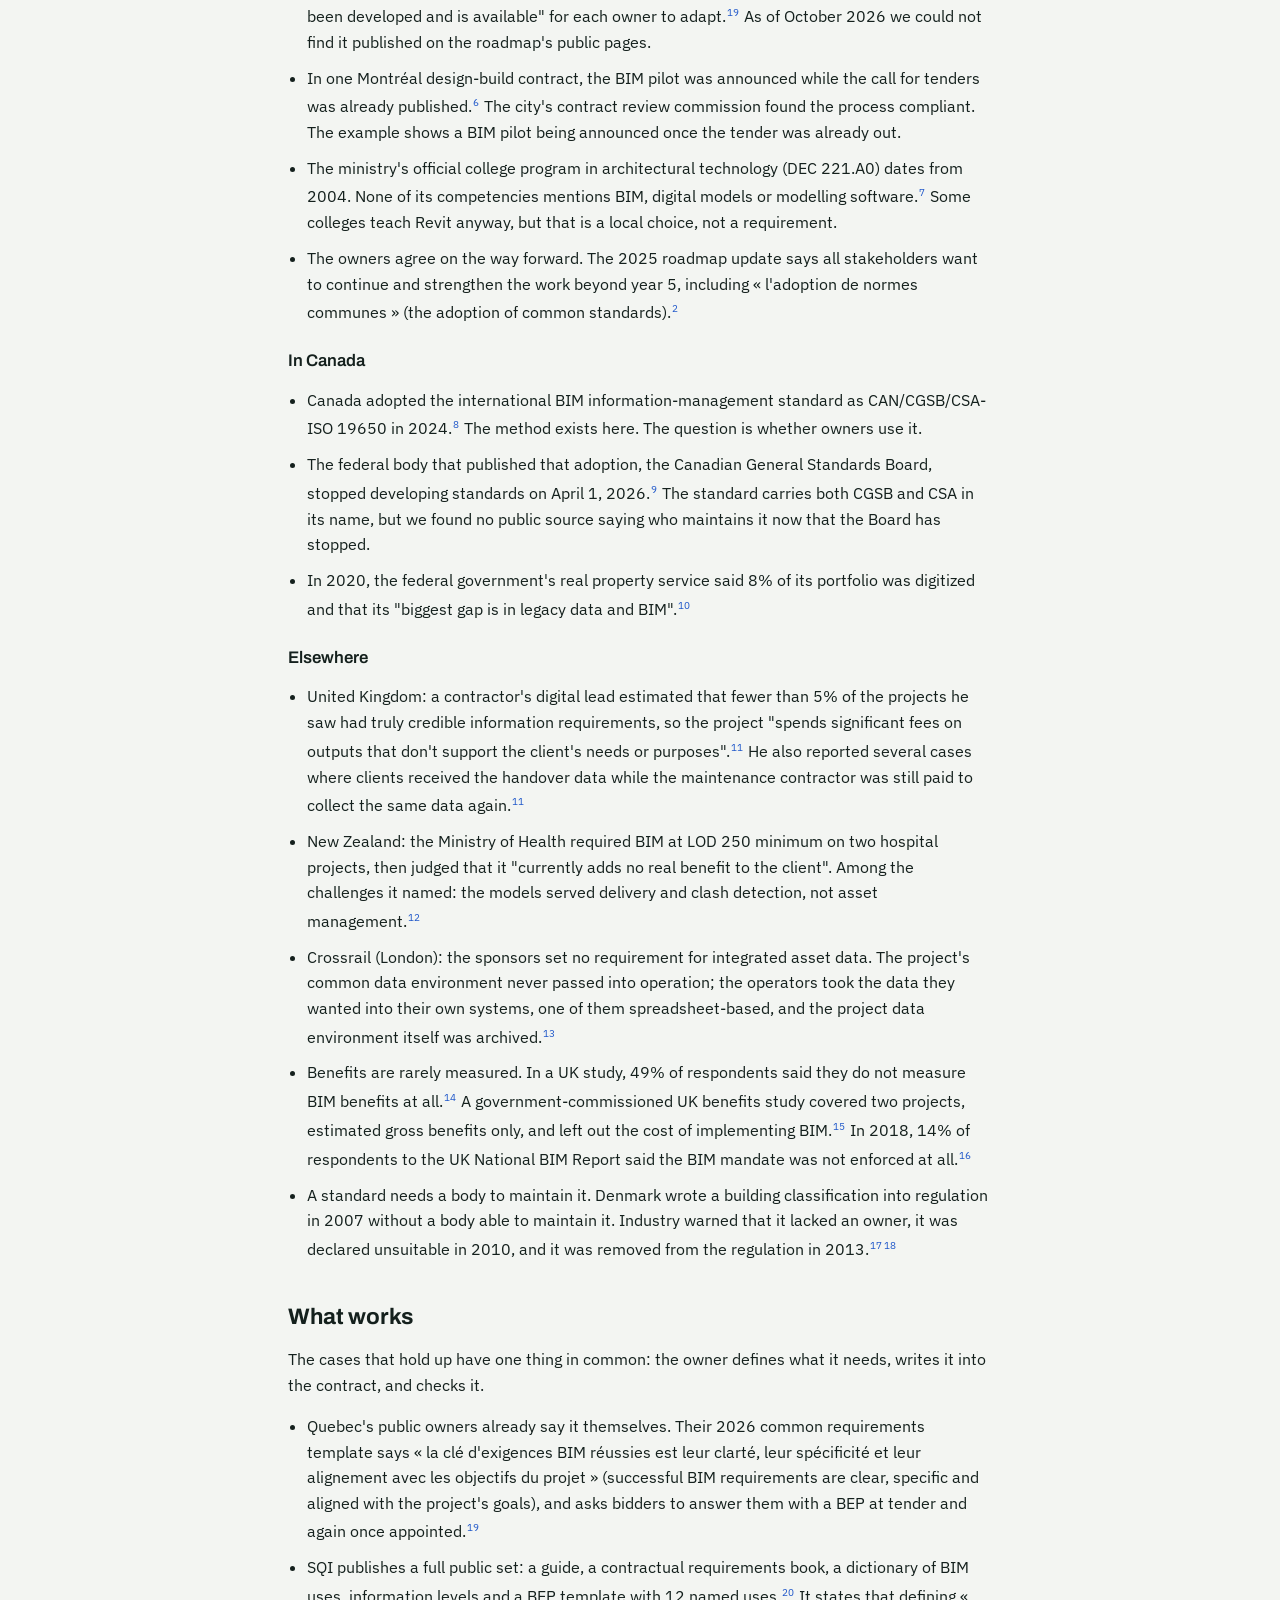
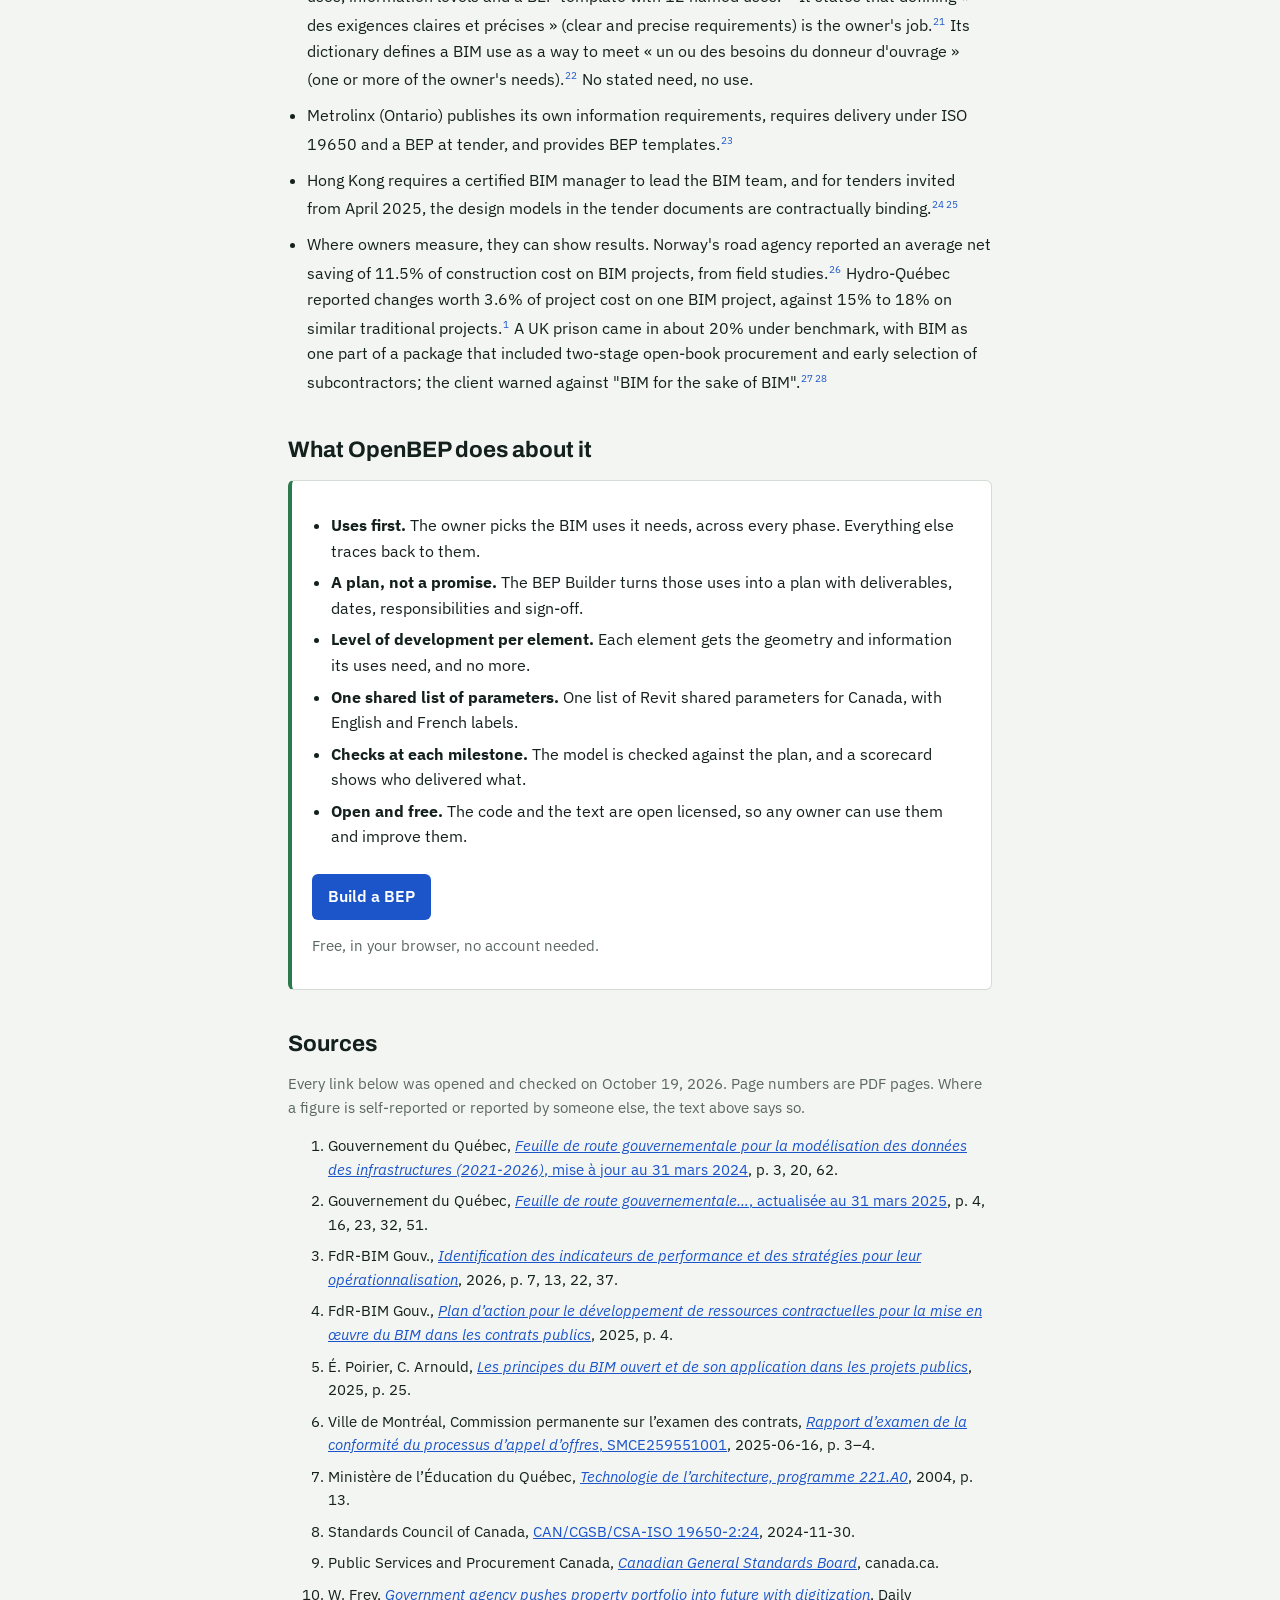
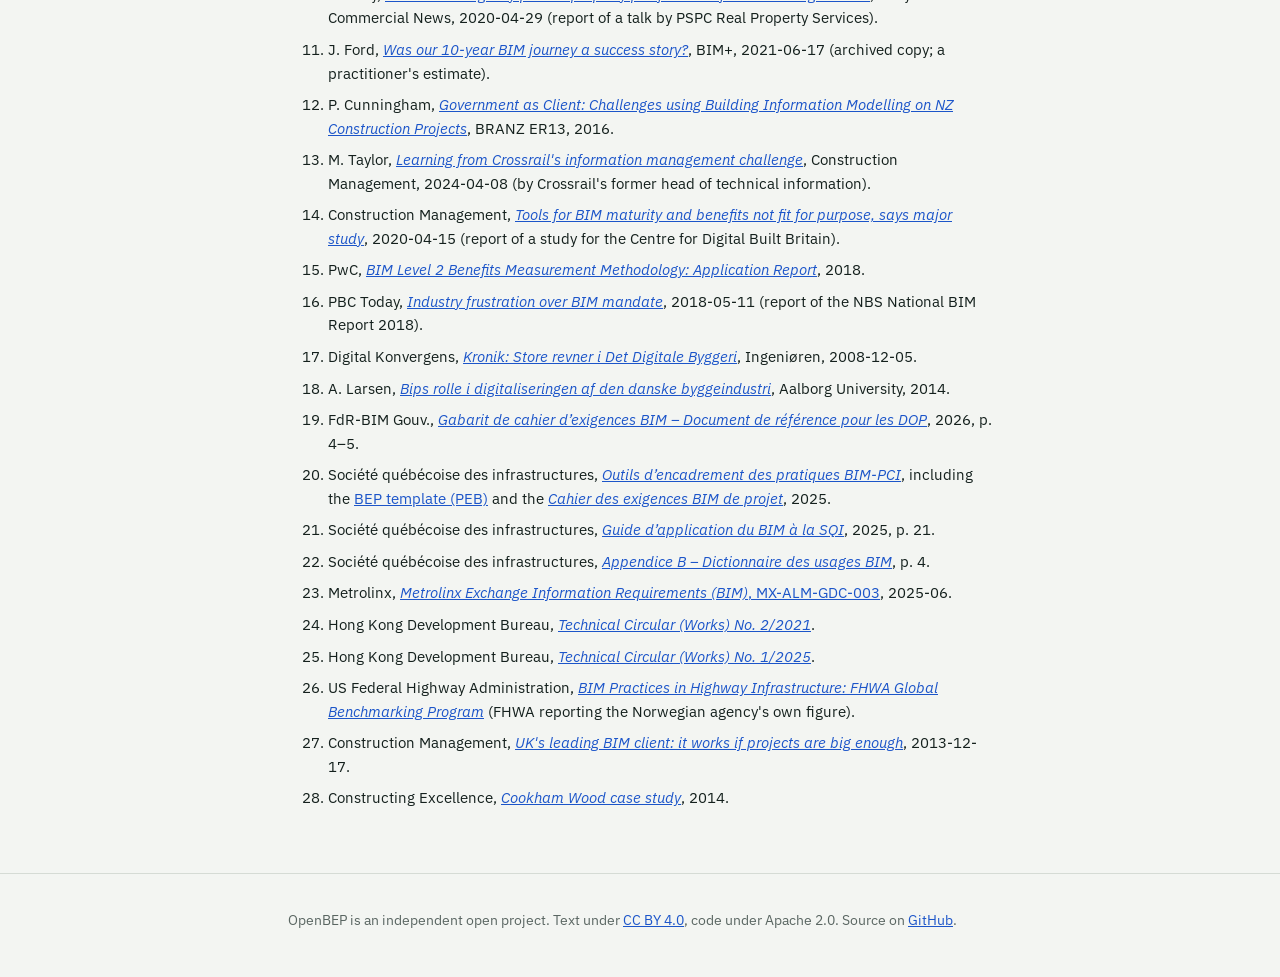
<file: why/index.html>
<!doctype html>
<html lang="en">
<head>
<meta charset="utf-8">
<meta name="viewport" content="width=device-width, initial-scale=1">
<title data-i18n>Why OpenBEP</title>
<meta name="description" data-i18n-attr content="Vague BIM is useless BIM. The evidence behind OpenBEP, with links to every source.">
<link rel="alternate" hreflang="en" href="https://openbep.com/why/">
<link rel="alternate" hreflang="fr" href="https://openbep.com/why/fr/">
<link rel="alternate" hreflang="ja" href="https://openbep.com/why/ja/">
<link rel="preconnect" href="https://fonts.googleapis.com">
<link rel="stylesheet" href="https://fonts.googleapis.com/css2?family=Archivo:wght@600;700&family=IBM+Plex+Sans:wght@400;500;600&display=swap">
<link rel="stylesheet" href="why.css">
</head>
<body>
<!-- English is the master. Other languages are generated from the dictionary,
     translations/canbim_strings.csv, by translations/build_pages.py: edit the dictionary, not the generated pages. -->
<header class="top">
  <div class="wrap">
    <a class="brand" href="../app/bep-builder.html?lang=en">OpenBEP</a>
    <nav class="top-links">
      <a href="../app/bep-builder.html?lang=en" data-i18n>Open the BEP Builder</a>
      <ul class="lang" data-lang-switcher data-root="./">
        <li><a href="./" hreflang="en" lang="en">English</a></li>
        <li><a href="./fr/" hreflang="fr" lang="fr">Français</a></li>
        <li><a href="./ja/" hreflang="ja" lang="ja">日本語</a></li>
      </ul>
    </nav>
  </div>
</header>

<main class="wrap">
  <h1 data-i18n>Why OpenBEP</h1>
  <p class="lede" data-i18n><strong>Vague BIM is useless BIM.</strong></p>
  <p data-i18n>In our experience, many owners moved from CAD to BIM by asking for "the BIM". They don't say what the models are for, which BIM uses they need, what each party must deliver, or when. So every firm models its own way, the models don't work together, and the owner ends up with files nobody uses.</p>
  <p data-i18n>OpenBEP is a free, open toolkit that starts from the uses the owner actually needs and builds the rest from them: the BIM Execution Plan (BEP), the level of development of each element, the parameters each element must carry, and the checks at each milestone.</p>
  <p data-i18n>A BEP is the document that turns the owner's BIM requirements into who models what, to what level, by when, and how it is checked.</p>

  <div class="box key">
    <h2 data-i18n>The problem in five points</h2>
    <ul>
      <li data-i18n>Owners ask for BIM without saying what it is for.</li>
      <li data-i18n>Each owner writes its own definitions, templates and contract clauses.</li>
      <li data-i18n>Progress is counted mostly in number of projects, not in results.</li>
      <li data-i18n>The data rarely reaches the people who run the building after handover.</li>
      <li data-i18n>The official program has not caught up: the college program for architecture technicians dates from 2004 and does not mention BIM.</li>
    </ul>
    <p data-i18n>OpenBEP's answer is <a href="#fix">further down</a>: start from the uses the owner needs, and build the plan, the requirements and the checks from them.</p>
  </div>

  <p class="note" data-i18n>These are structural gaps, not anyone's bad faith. Much of the evidence below, especially for Quebec, was published by the owners themselves. That candour is what makes improvement possible.</p>

  <h2 data-i18n>What the evidence shows</h2>

  <h3 data-i18n>In Quebec</h3>
  <ul class="evidence">
    <li data-i18n>The government roadmap (2021–2026) aimed to make BIM a requirement on public infrastructure projects. But each public owner sets its own path: <span lang="fr">« Chacun établira ainsi sa propre feuille de route »</span> (each one will set its own roadmap).<sup><a href="#s1">1</a></sup></li>
    <li data-i18n>Progress is reported as a count: 182 to 265 projects "in BIM" in one year, presented as a sign that the shift is under way.<sup><a href="#s2">2</a></sup> What counts as a BIM project is up to each owner. Montréal separates "test projects", where designers or contractors chose to model on their own, from pilot projects that carry the city's BIM requirements. Two of its 19 building projects are pilots with a BEP and dedicated support.<sup><a href="#s2">2</a></sup> The transport ministry describes its 23 projects as 3D design, the first milestone of its own BIM roadmap, and says it is too early to put a number on the benefits.<sup><a href="#s2">2</a></sup></li>
    <li data-i18n>The roadmap's own indicator study says the push rests on <span lang="fr">« une hypothèse d'amélioration avec peu de données probantes »</span> (an assumed improvement, with little evidence of real results).<sup><a href="#s3">3</a></sup> All five owners interviewed enter their performance data at least partly by hand, mostly in Excel.<sup><a href="#s3">3</a></sup> The study chose 17 measures in April 2026, after the roadmap ended, and notes there is no reliable historical data to compare against.<sup><a href="#s3">3</a></sup></li>
    <li data-i18n>Each owner still writes its own contract definitions for BIM, and the owners' legal working group calls for common ones.<sup><a href="#s4">4</a></sup> Open BIM is described as <span lang="fr">« naturellement souhaitable »</span> (naturally desirable), not required.<sup><a href="#s5">5</a></sup></li>
    <li data-i18n>A shared BEP template for all public owners was started in 2024–2025 and promised for the roadmap's fifth year.<sup><a href="#s2">2</a></sup> The owners' 2026 requirements template says a BEP template "has been developed and is available" for each owner to adapt.<sup><a href="#s19">19</a></sup> As of October 2026 we could not find it published on the roadmap's public pages.</li>
    <li data-i18n>In one Montréal design-build contract, the BIM pilot was announced while the call for tenders was already published.<sup><a href="#s6">6</a></sup> The city's contract review commission found the process compliant. The example shows a BIM pilot being announced once the tender was already out.</li>
    <li data-i18n>The ministry's official college program in architectural technology (DEC 221.A0) dates from 2004. None of its competencies mentions BIM, digital models or modelling software.<sup><a href="#s7">7</a></sup> Some colleges teach Revit anyway, but that is a local choice, not a requirement.</li>
    <li data-i18n>The owners agree on the way forward. The 2025 roadmap update says all stakeholders want to continue and strengthen the work beyond year 5, including <span lang="fr">« l'adoption de normes communes »</span> (the adoption of common standards).<sup><a href="#s2">2</a></sup></li>
  </ul>

  <h3 data-i18n>In Canada</h3>
  <ul class="evidence">
    <li data-i18n>Canada adopted the international BIM information-management standard as CAN/CGSB/CSA-ISO 19650 in 2024.<sup><a href="#s8">8</a></sup> The method exists here. The question is whether owners use it.</li>
    <li data-i18n>The federal body that published that adoption, the Canadian General Standards Board, stopped developing standards on April 1, 2026.<sup><a href="#s9">9</a></sup> The standard carries both CGSB and CSA in its name, but we found no public source saying who maintains it now that the Board has stopped.</li>
    <li data-i18n>In 2020, the federal government's real property service said 8% of its portfolio was digitized and that its "biggest gap is in legacy data and BIM".<sup><a href="#s10">10</a></sup></li>
  </ul>

  <h3 data-i18n>Elsewhere</h3>
  <ul class="evidence">
    <li data-i18n>United Kingdom: a contractor's digital lead estimated that fewer than 5% of the projects he saw had truly credible information requirements, so the project "spends significant fees on outputs that don't support the client's needs or purposes".<sup><a href="#s11">11</a></sup> He also reported several cases where clients received the handover data while the maintenance contractor was still paid to collect the same data again.<sup><a href="#s11">11</a></sup></li>
    <li data-i18n>New Zealand: the Ministry of Health required BIM at LOD 250 minimum on two hospital projects, then judged that it "currently adds no real benefit to the client". Among the challenges it named: the models served delivery and clash detection, not asset management.<sup><a href="#s12">12</a></sup></li>
    <li data-i18n>Crossrail (London): the sponsors set no requirement for integrated asset data. The project's common data environment never passed into operation; the operators took the data they wanted into their own systems, one of them spreadsheet-based, and the project data environment itself was archived.<sup><a href="#s13">13</a></sup></li>
    <li data-i18n>Benefits are rarely measured. In a UK study, 49% of respondents said they do not measure BIM benefits at all.<sup><a href="#s14">14</a></sup> A government-commissioned UK benefits study covered two projects, estimated gross benefits only, and left out the cost of implementing BIM.<sup><a href="#s15">15</a></sup> In 2018, 14% of respondents to the UK National BIM Report said the BIM mandate was not enforced at all.<sup><a href="#s16">16</a></sup></li>
    <li data-i18n>A standard needs a body to maintain it. Denmark wrote a building classification into regulation in 2007 without a body able to maintain it. Industry warned that it lacked an owner, it was declared unsuitable in 2010, and it was removed from the regulation in 2013.<sup><a href="#s17">17</a></sup><sup><a href="#s18">18</a></sup></li>
  </ul>

  <h2 data-i18n>What works</h2>
  <p data-i18n>The cases that hold up have one thing in common: the owner defines what it needs, writes it into the contract, and checks it.</p>
  <ul class="evidence">
    <li data-i18n>Quebec's public owners already say it themselves. Their 2026 common requirements template says <span lang="fr">« la clé d'exigences BIM réussies est leur clarté, leur spécificité et leur alignement avec les objectifs du projet »</span> (successful BIM requirements are clear, specific and aligned with the project's goals), and asks bidders to answer them with a BEP at tender and again once appointed.<sup><a href="#s19">19</a></sup></li>
    <li data-i18n>SQI publishes a full public set: a guide, a contractual requirements book, a dictionary of BIM uses, information levels and a BEP template with 12 named uses.<sup><a href="#s20">20</a></sup> It states that defining <span lang="fr">« des exigences claires et précises »</span> (clear and precise requirements) is the owner's job.<sup><a href="#s21">21</a></sup> Its dictionary defines a BIM use as a way to meet <span lang="fr">« un ou des besoins du donneur d'ouvrage »</span> (one or more of the owner's needs).<sup><a href="#s22">22</a></sup> No stated need, no use.</li>
    <li data-i18n>Metrolinx (Ontario) publishes its own information requirements, requires delivery under ISO 19650 and a BEP at tender, and provides BEP templates.<sup><a href="#s23">23</a></sup></li>
    <li data-i18n>Hong Kong requires a certified BIM manager to lead the BIM team, and for tenders invited from April 2025, the design models in the tender documents are contractually binding.<sup><a href="#s24">24</a></sup><sup><a href="#s25">25</a></sup></li>
    <li data-i18n>Where owners measure, they can show results. Norway's road agency reported an average net saving of 11.5% of construction cost on BIM projects, from field studies.<sup><a href="#s26">26</a></sup> Hydro-Québec reported changes worth 3.6% of project cost on one BIM project, against 15% to 18% on similar traditional projects.<sup><a href="#s1">1</a></sup> A UK prison came in about 20% under benchmark, with BIM as one part of a package that included two-stage open-book procurement and early selection of subcontractors; the client warned against "BIM for the sake of BIM".<sup><a href="#s27">27</a></sup><sup><a href="#s28">28</a></sup></li>
  </ul>

  <h2 id="fix" data-i18n>What OpenBEP does about it</h2>
  <div class="box fix">
    <ul>
      <li data-i18n><strong>Uses first.</strong> The owner picks the BIM uses it needs, across every phase. Everything else traces back to them.</li>
      <li data-i18n><strong>A plan, not a promise.</strong> The BEP Builder turns those uses into a plan with deliverables, dates, responsibilities and sign-off.</li>
      <li data-i18n><strong>Level of development per element.</strong> Each element gets the geometry and information its uses need, and no more.</li>
      <li data-i18n><strong>One shared list of parameters.</strong> One list of Revit shared parameters for Canada, with English and French labels.</li>
      <li data-i18n><strong>Checks at each milestone.</strong> The model is checked against the plan, and a scorecard shows who delivered what.</li>
      <li data-i18n><strong>Open and free.</strong> The code and the text are open licensed, so any owner can use them and improve them.</li>
    </ul>
    <a class="cta" href="../app/bep-builder.html?lang=en&amp;step=1" data-i18n>Build a BEP</a>
    <p class="note" data-i18n>Free, in your browser, no account needed.</p>
  </div>

  <h2 id="sources" data-i18n>Sources</h2>
  <p class="note" data-i18n>Every link below was opened and checked on October 19, 2026. Page numbers are PDF pages. Where a figure is self-reported or reported by someone else, the text above says so.</p>
  <ol class="sources">
    <li id="s1">Gouvernement du Québec, <a href="https://sqi.gouv.qc.ca/fileadmin/fdr_bim_gouv/feuille_de_route_actualisee_au_31_mars_2024.pdf"><cite>Feuille de route gouvernementale pour la modélisation des données des infrastructures (2021-2026)</cite>, mise à jour au 31 mars 2024</a>, p. 3, 20, 62.</li>
    <li id="s2">Gouvernement du Québec, <a href="https://www.sqi.gouv.qc.ca/fileadmin/fdr_bim_gouv/feuille_de_route_actualisee_au_31_mars_2025.pdf"><cite>Feuille de route gouvernementale…</cite>, actualisée au 31 mars 2025</a>, p. 4, 16, 23, 32, 51.</li>
    <li id="s3">FdR-BIM Gouv., <a href="https://www.sqi.gouv.qc.ca/fileadmin/fdr_bim_gouv/fdr-bim_1.3.1_indicateurs_performance.pdf"><cite>Identification des indicateurs de performance et des stratégies pour leur opérationnalisation</cite></a>, 2026, p. 7, 13, 22, 37.</li>
    <li id="s4">FdR-BIM Gouv., <a href="https://www.sqi.gouv.qc.ca/fileadmin/fdr_bim_gouv/fdr-bim_3.3.2_plan_daction_pour_le_developpement_de_ressources_contractuelles_pour_la_mise_en_oeuvre_du_bim.pdf"><cite>Plan d’action pour le développement de ressources contractuelles pour la mise en œuvre du BIM dans les contrats publics</cite></a>, 2025, p. 4.</li>
    <li id="s5">É. Poirier, C. Arnould, <a href="https://www.sqi.gouv.qc.ca/fileadmin/fdr_bim_gouv/les_principes_du_bim_ouvert_et_de_son_application_dans_les_projets_publics.pdf"><cite>Les principes du BIM ouvert et de son application dans les projets publics</cite></a>, 2025, p. 25.</li>
    <li id="s6">Ville de Montréal, Commission permanente sur l’examen des contrats, <a href="https://ville.montreal.qc.ca/pls/portal/docs/page/commissions_perm_v2_fr/media/documents/rapport_cec_smce259551001.pdf"><cite>Rapport d’examen de la conformité du processus d’appel d’offres</cite>, SMCE259551001</a>, 2025-06-16, p. 3–4.</li>
    <li id="s7">Ministère de l’Éducation du Québec, <a href="https://cdn-contenu.quebec.ca/cdn-contenu/adm/min/education/publications-adm/cegeps/services-administratifs/Programmes-etudes-techniques/PE07-221A0-Architecture.pdf"><cite>Technologie de l’architecture, programme 221.A0</cite></a>, 2004, p. 13.</li>
    <li id="s8">Standards Council of Canada, <a href="https://scc-ccn.ca/standardsdb/standards/4033466">CAN/CGSB/CSA-ISO 19650-2:24</a>, 2024-11-30.</li>
    <li id="s9">Public Services and Procurement Canada, <a href="https://www.canada.ca/en/public-services-procurement/services/standards-oversight/canadian-general-standards-board.html"><cite>Canadian General Standards Board</cite></a>, canada.ca.</li>
    <li id="s10">W. Frey, <a href="https://canada.constructconnect.com/dcn/news/technology/2020/04/government-agency-pushes-property-portfolio-into-future-with-digitization"><cite>Government agency pushes property portfolio into future with digitization</cite></a>, Daily Commercial News, 2020-04-29 <span data-i18n>(report of a talk by PSPC Real Property Services)</span>.</li>
    <li id="s11">J. Ford, <a href="https://web.archive.org/web/20220815013748/https://www.bimplus.co.uk/was-our-10-year-bim-journey-success-story/"><cite>Was our 10-year BIM journey a success story?</cite></a>, BIM+, 2021-06-17 <span data-i18n>(archived copy; a practitioner's estimate)</span>.</li>
    <li id="s12">P. Cunningham, <a href="https://d39d3mj7qio96p.cloudfront.net/media/documents/ER13_Government_as_client_challenges_using_building_information_modelling_on.pdf"><cite>Government as Client: Challenges using Building Information Modelling on NZ Construction Projects</cite></a>, BRANZ ER13, 2016.</li>
    <li id="s13">M. Taylor, <a href="https://constructionmanagement.co.uk/what-we-must-learn-from-crossrail-information-management-challenge/"><cite>Learning from Crossrail's information management challenge</cite></a>, Construction Management, 2024-04-08 <span data-i18n>(by Crossrail's former head of technical information)</span>.</li>
    <li id="s14">Construction Management, <a href="https://constructionmanagement.co.uk/bim-maturity-and-evaluation-tools-not-fit-purpose/"><cite>Tools for BIM maturity and benefits not fit for purpose, says major study</cite></a>, 2020-04-15 <span data-i18n>(report of a study for the Centre for Digital Built Britain)</span>.</li>
    <li id="s15">PwC, <a href="https://www.cdbb.cam.ac.uk/files/4.pwcbmmapplicationreport_0.pdf"><cite>BIM Level 2 Benefits Measurement Methodology: Application Report</cite></a>, 2018.</li>
    <li id="s16">PBC Today, <a href="https://www.pbctoday.co.uk/news/digital-construction-news/bim-news/industry-frustration-bim-mandate/41296/"><cite>Industry frustration over BIM mandate</cite></a>, 2018-05-11 <span data-i18n>(report of the NBS National BIM Report 2018)</span>.</li>
    <li id="s17">Digital Konvergens, <a href="https://ing.dk/artikel/kronik-store-revner-i-det-digitale-byggeri"><cite>Kronik: Store revner i Det Digitale Byggeri</cite></a>, Ingeniøren, 2008-12-05.</li>
    <li id="s18">A. Larsen, <a href="https://projekter.aau.dk/projekter/files/175820618/Bips_rolle_i_digitaliseringen_af_den_danske_byggeindustri.pdf"><cite>Bips rolle i digitaliseringen af den danske byggeindustri</cite></a>, Aalborg University, 2014.</li>
    <li id="s19">FdR-BIM Gouv., <a href="https://www.sqi.gouv.qc.ca/fileadmin/fdr_bim_gouv/fdrbim_gabarit_exigences_bim.pdf"><cite>Gabarit de cahier d’exigences BIM – Document de référence pour les DOP</cite></a>, 2026, p. 4–5.</li>
    <li id="s20">Société québécoise des infrastructures, <a href="https://www.sqi.gouv.qc.ca/expertises/pratiques-integrees-bim-pci/outils-dencadrement-des-pratiques-bim-pci"><cite>Outils d’encadrement des pratiques BIM-PCI</cite></a>, <span data-i18n>including the</span> <a href="https://www.sqi.gouv.qc.ca/fileadmin/expertises/bim-pci/fr-gp-040-013_peb.docx" data-i18n>BEP template (PEB)</a> <span data-i18n>and the</span> <a href="https://www.sqi.gouv.qc.ca/fileadmin/expertises/bim-pci/fr-gp-030.079_-exigences_bim_web.pdf"><cite>Cahier des exigences BIM de projet</cite></a>, 2025.</li>
    <li id="s21">Société québécoise des infrastructures, <a href="https://www.sqi.gouv.qc.ca/fileadmin/expertises/bim-pci/rf-gp-030.043_-_guide_d_application_du_bim_a_la_sqi.pdf"><cite>Guide d’application du BIM à la SQI</cite></a>, 2025, p. 21.</li>
    <li id="s22">Société québécoise des infrastructures, <a href="https://www.sqi.gouv.qc.ca/fileadmin/expertises/bim-pci/rf-pi-020.002_-_appendice_b_dictionnaire_usages.pdf"><cite>Appendice B – Dictionnaire des usages BIM</cite></a>, p. 4.</li>
    <li id="s23">Metrolinx, <a href="https://assets.metrolinx.com/image/upload/v1750963181/Documents/Engineering/Metrolinx_Exchange_Information_Requirements_BIM.pdf"><cite>Metrolinx Exchange Information Requirements (BIM)</cite>, MX-ALM-GDC-003</a>, 2025-06.</li>
    <li id="s24">Hong Kong Development Bureau, <a href="https://devb.gov.hk/filemanager/technicalcirculars/en/upload/387/1/C-2021-02-02.pdf"><cite>Technical Circular (Works) No. 2/2021</cite></a>.</li>
    <li id="s25">Hong Kong Development Bureau, <a href="https://devb.gov.hk/filemanager/technicalcirculars/en/upload/1401/1/C-2025-01-01.pdf"><cite>Technical Circular (Works) No. 1/2025</cite></a>.</li>
    <li id="s26">US Federal Highway Administration, <a href="https://www.fhwa.dot.gov/publications/research/infrastructure/pavements/22049/22049.pdf"><cite>BIM Practices in Highway Infrastructure: FHWA Global Benchmarking Program</cite></a> <span data-i18n>(FHWA reporting the Norwegian agency's own figure)</span>.</li>
    <li id="s27">Construction Management, <a href="https://constructionmanagement.co.uk/uks-leading-bim-client-it-works-if-projects-big-en/"><cite>UK's leading BIM client: it works if projects are big enough</cite></a>, 2013-12-17.</li>
    <li id="s28">Constructing Excellence, <a href="https://constructingexcellence.org.uk/wp-content/uploads/2015/12/Cookham_Wood_case_study__CE_format__130614.pdf"><cite>Cookham Wood case study</cite></a>, 2014.</li>
  </ol>
</main>

<footer>
  <div class="wrap">
    <p data-i18n>OpenBEP is an independent open project. Text under <a href="https://creativecommons.org/licenses/by/4.0/">CC BY 4.0</a>, code under Apache 2.0. Source on <a href="https://github.com/SamuelAB/openbep">GitHub</a>.</p>
  </div>
</footer>
<script src="languages.js"></script>
</body>
</html>
</file>
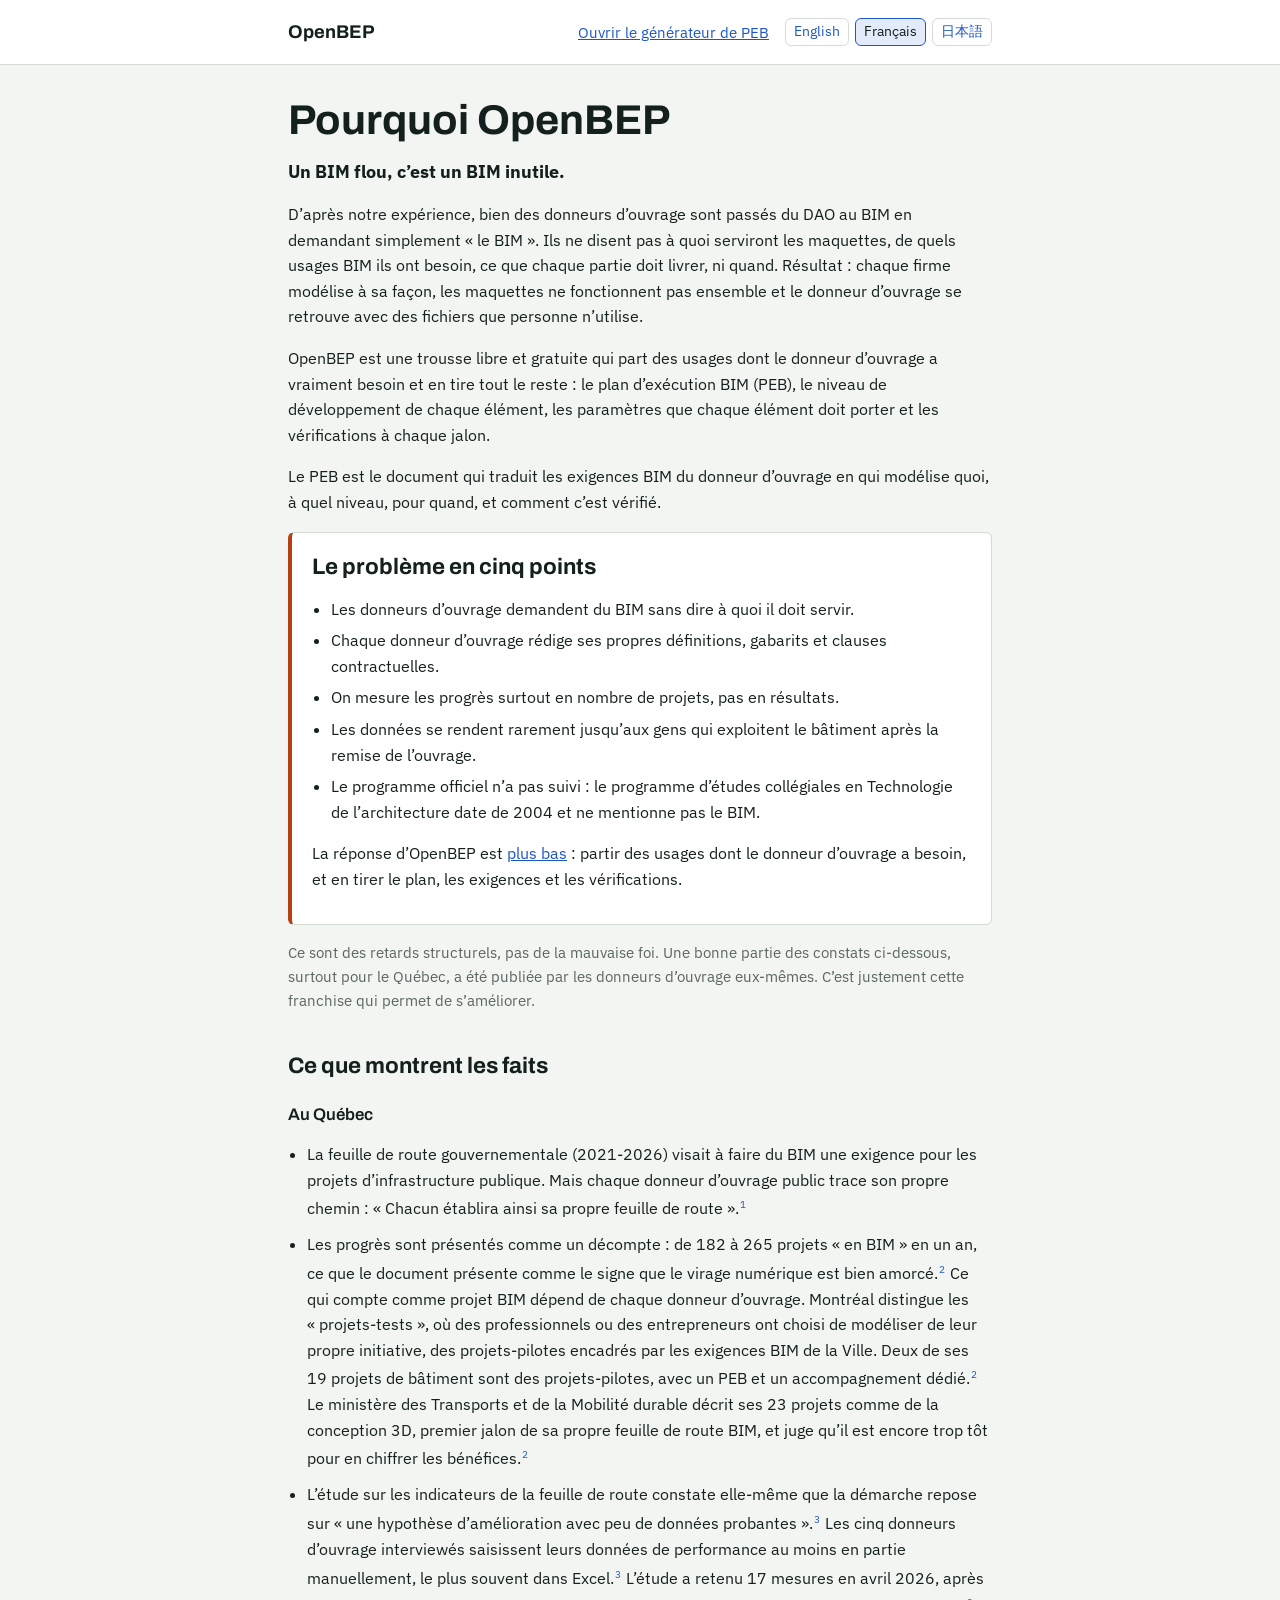
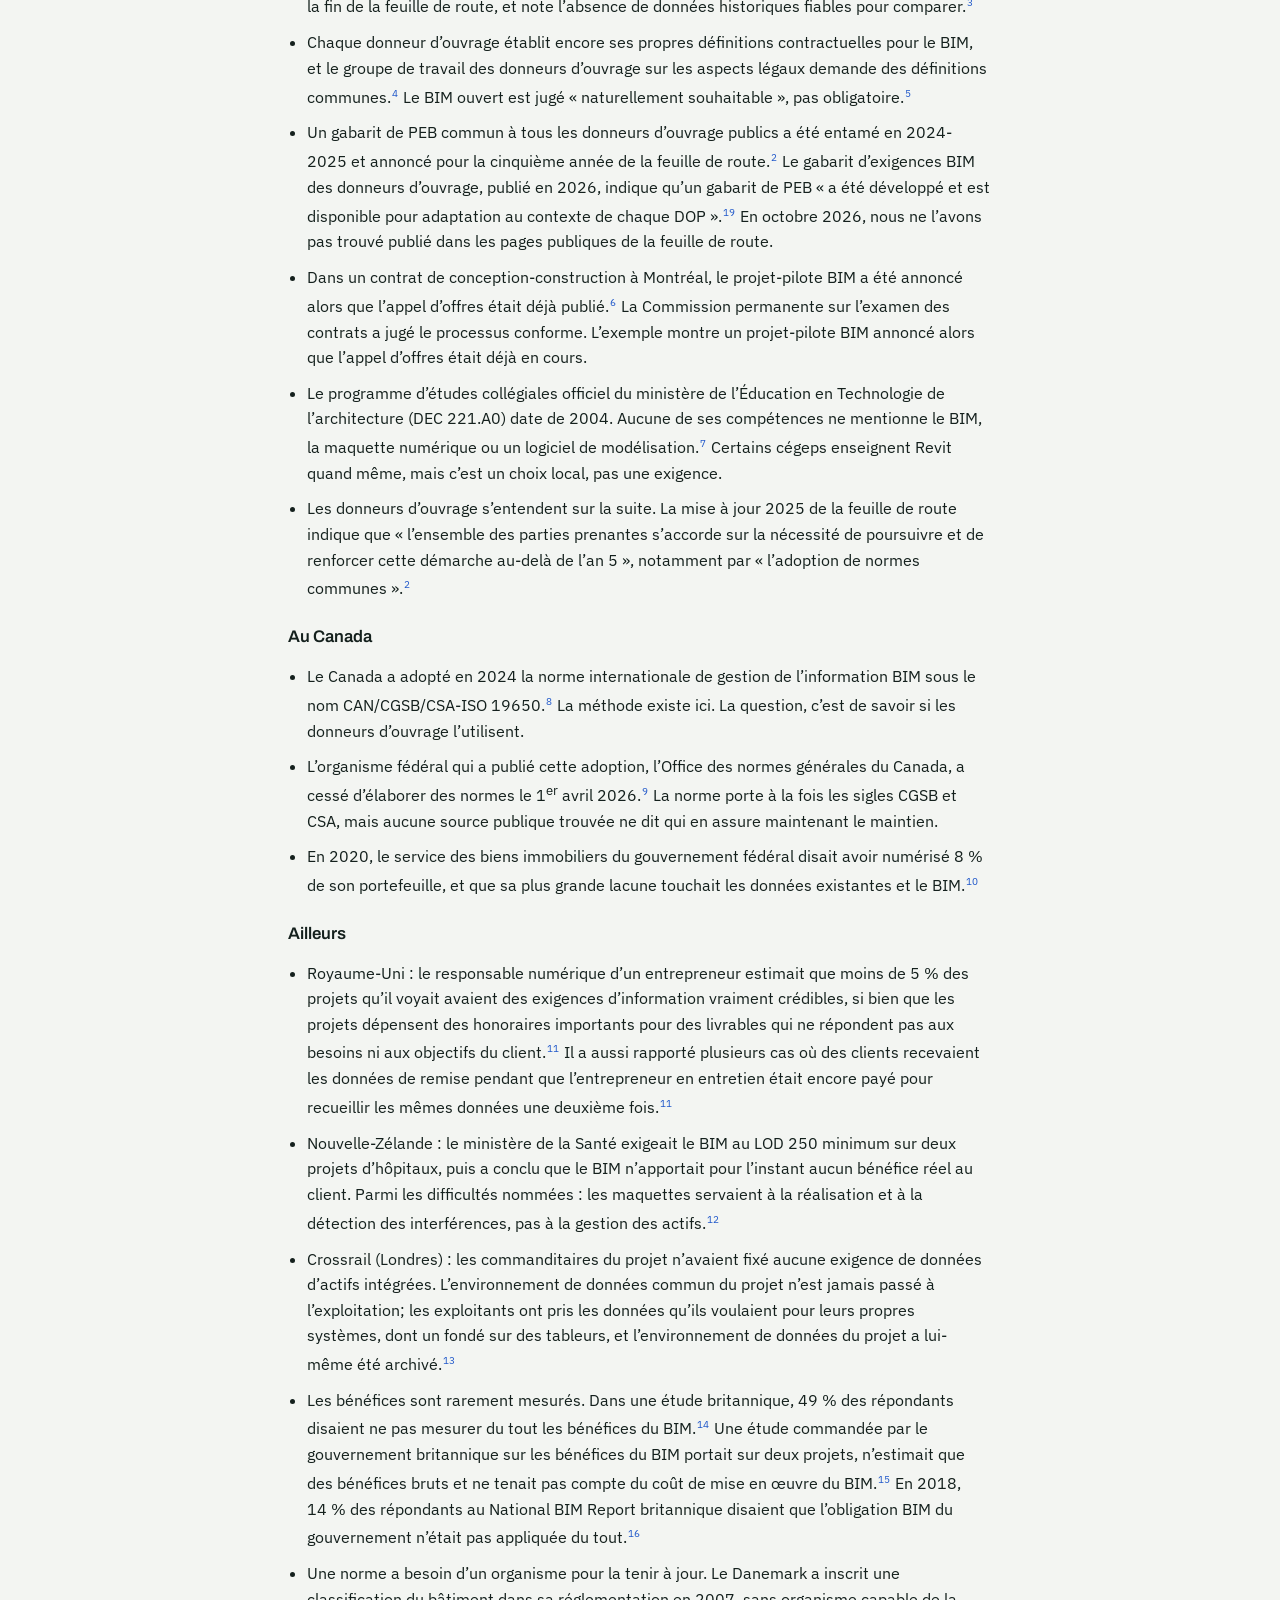
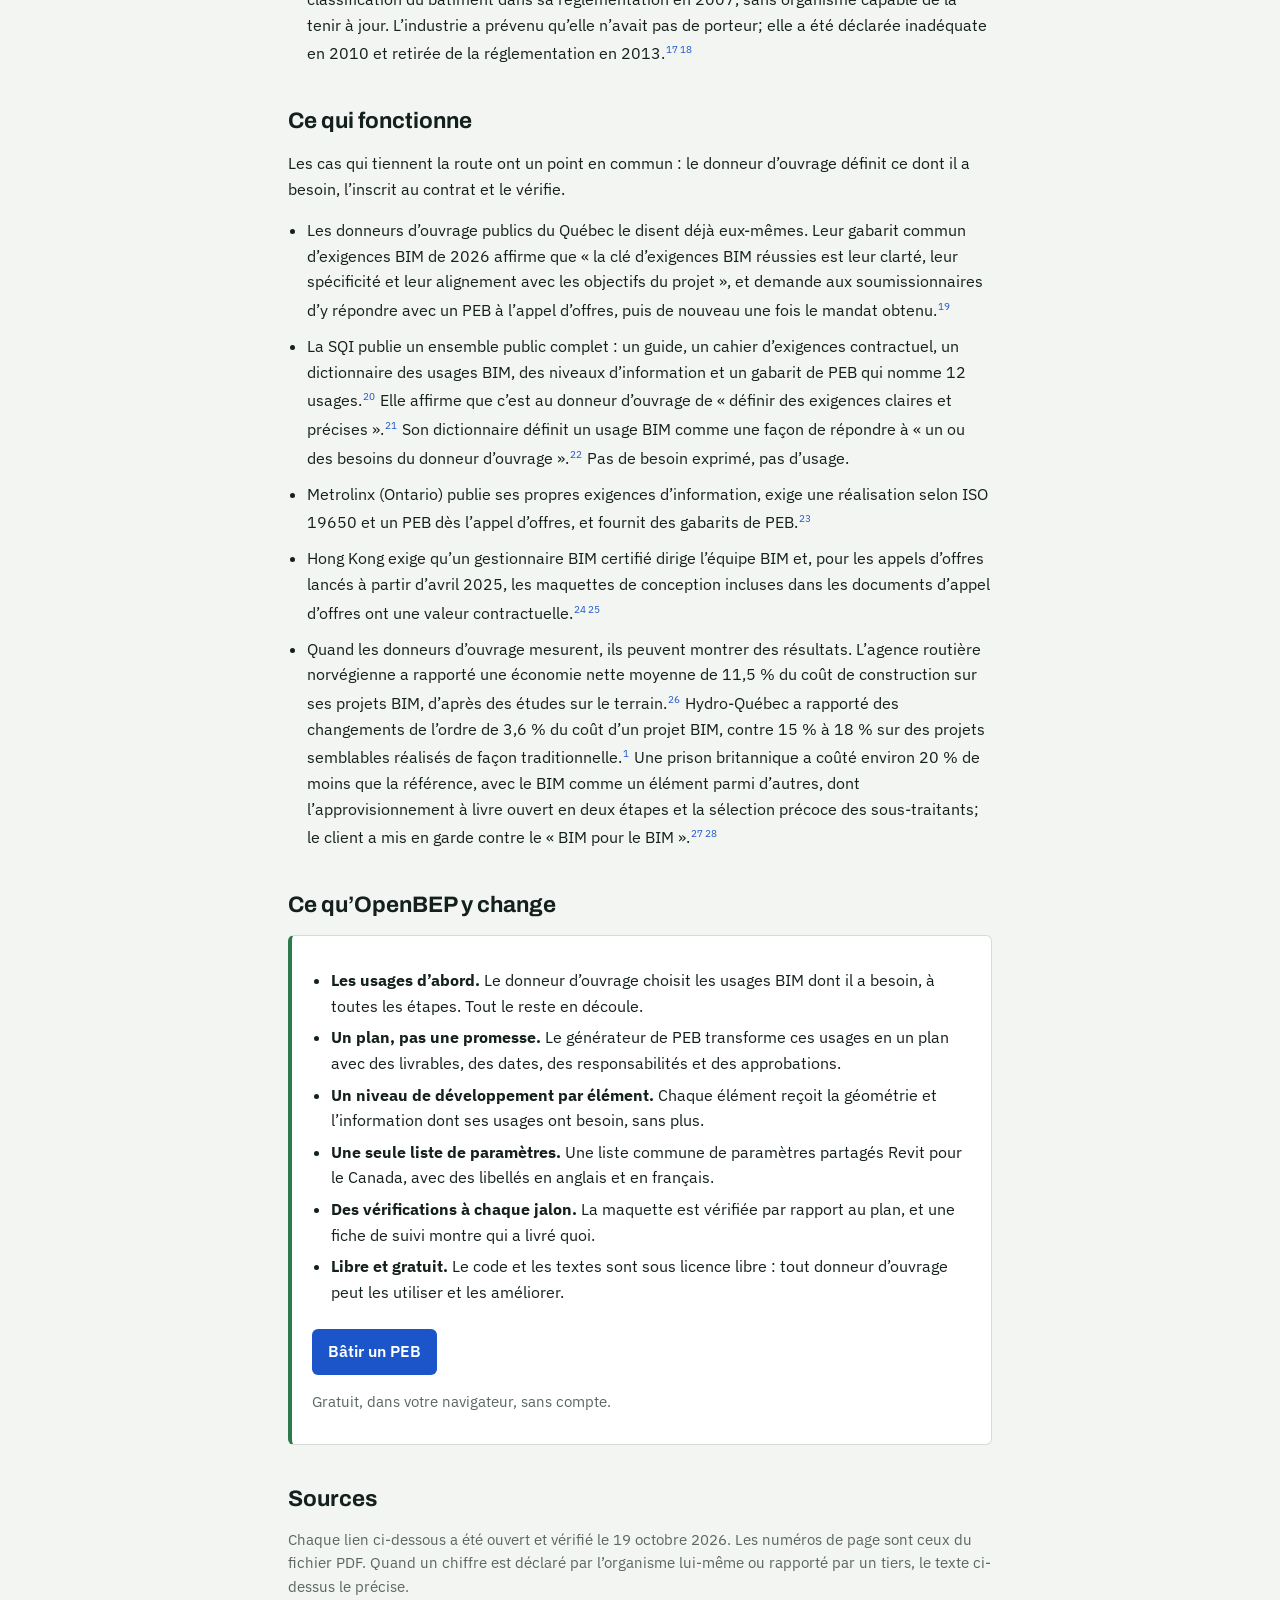
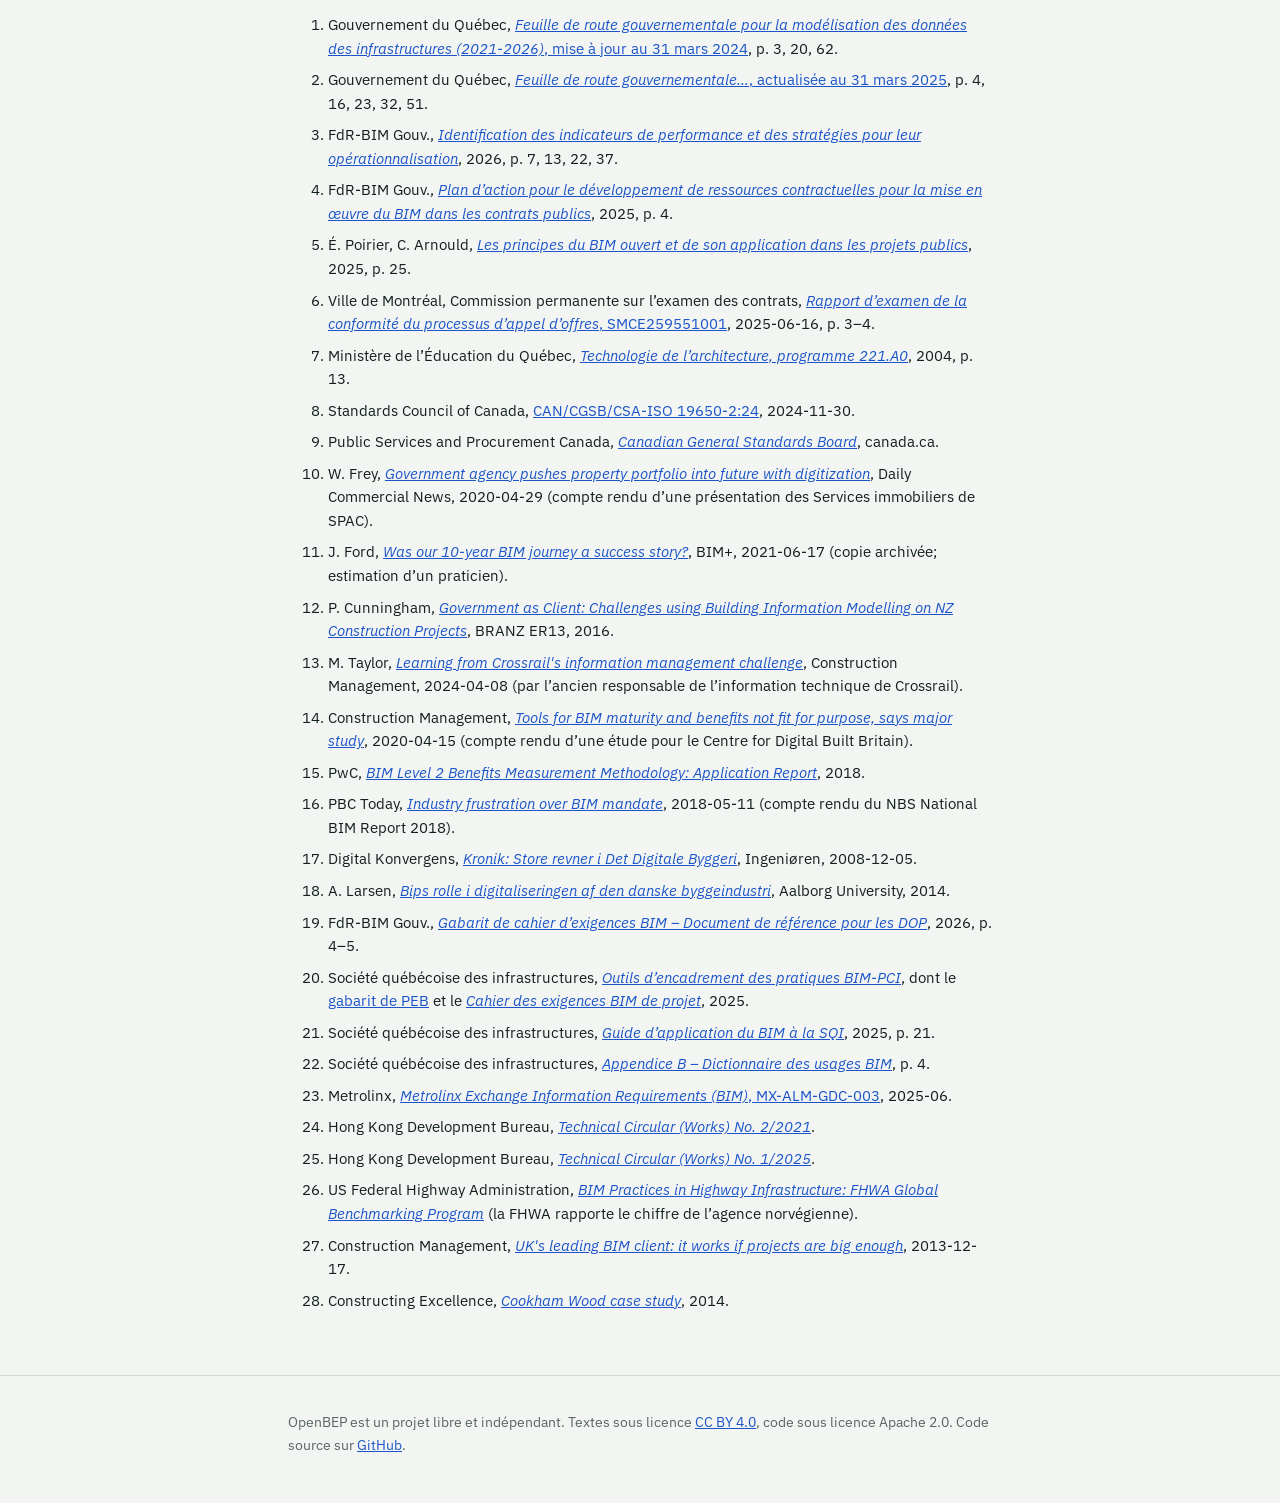
<file: why/fr/index.html>
<!doctype html>
<html lang="fr">
<head>
<meta charset="utf-8">
<meta name="viewport" content="width=device-width, initial-scale=1">
<title data-i18n>Pourquoi OpenBEP</title>
<meta name="description" data-i18n-attr content="Un BIM flou, c’est un BIM inutile. Les faits derrière OpenBEP, avec un lien vers chaque source.">
<link rel="alternate" hreflang="en" href="https://openbep.com/why/">
<link rel="alternate" hreflang="fr" href="https://openbep.com/why/fr/">
<link rel="alternate" hreflang="ja" href="https://openbep.com/why/ja/">
<link rel="preconnect" href="https://fonts.googleapis.com">
<link rel="stylesheet" href="https://fonts.googleapis.com/css2?family=Archivo:wght@600;700&family=IBM+Plex+Sans:wght@400;500;600&display=swap">
<link rel="stylesheet" href="../why.css">
</head>
<body>
<!-- English is the master. Other languages are generated from the dictionary,
     translations/canbim_strings.csv, by translations/build_pages.py: edit the dictionary, not the generated pages. -->
<header class="top">
  <div class="wrap">
    <a class="brand" href="../../app/bep-builder.html?lang=fr">OpenBEP</a>
    <nav class="top-links">
      <a href="../../app/bep-builder.html?lang=fr" data-i18n>Ouvrir le générateur de PEB</a>
      <ul class="lang" data-lang-switcher data-root=".././">
        <li><a href=".././" hreflang="en" lang="en">English</a></li>
        <li><a href=".././fr/" hreflang="fr" lang="fr">Français</a></li>
        <li><a href=".././ja/" hreflang="ja" lang="ja">日本語</a></li>
      </ul>
    </nav>
  </div>
</header>

<main class="wrap">
  <h1 data-i18n>Pourquoi OpenBEP</h1>
  <p class="lede" data-i18n><strong>Un BIM flou, c’est un BIM inutile.</strong></p>
  <p data-i18n>D’après notre expérience, bien des donneurs d’ouvrage sont passés du DAO au BIM en demandant simplement « le BIM ». Ils ne disent pas à quoi serviront les maquettes, de quels usages BIM ils ont besoin, ce que chaque partie doit livrer, ni quand. Résultat : chaque firme modélise à sa façon, les maquettes ne fonctionnent pas ensemble et le donneur d’ouvrage se retrouve avec des fichiers que personne n’utilise.</p>
  <p data-i18n>OpenBEP est une trousse libre et gratuite qui part des usages dont le donneur d’ouvrage a vraiment besoin et en tire tout le reste : le plan d’exécution BIM (PEB), le niveau de développement de chaque élément, les paramètres que chaque élément doit porter et les vérifications à chaque jalon.</p>
  <p data-i18n>Le PEB est le document qui traduit les exigences BIM du donneur d’ouvrage en qui modélise quoi, à quel niveau, pour quand, et comment c’est vérifié.</p>

  <div class="box key">
    <h2 data-i18n>Le problème en cinq points</h2>
    <ul>
      <li data-i18n>Les donneurs d’ouvrage demandent du BIM sans dire à quoi il doit servir.</li>
      <li data-i18n>Chaque donneur d’ouvrage rédige ses propres définitions, gabarits et clauses contractuelles.</li>
      <li data-i18n>On mesure les progrès surtout en nombre de projets, pas en résultats.</li>
      <li data-i18n>Les données se rendent rarement jusqu’aux gens qui exploitent le bâtiment après la remise de l’ouvrage.</li>
      <li data-i18n>Le programme officiel n’a pas suivi : le programme d’études collégiales en Technologie de l’architecture date de 2004 et ne mentionne pas le BIM.</li>
    </ul>
    <p data-i18n>La réponse d’OpenBEP est <a href="#fix">plus bas</a> : partir des usages dont le donneur d’ouvrage a besoin, et en tirer le plan, les exigences et les vérifications.</p>
  </div>

  <p class="note" data-i18n>Ce sont des retards structurels, pas de la mauvaise foi. Une bonne partie des constats ci-dessous, surtout pour le Québec, a été publiée par les donneurs d’ouvrage eux-mêmes. C’est justement cette franchise qui permet de s’améliorer.</p>

  <h2 data-i18n>Ce que montrent les faits</h2>

  <h3 data-i18n>Au Québec</h3>
  <ul class="evidence">
    <li data-i18n>La feuille de route gouvernementale (2021-2026) visait à faire du BIM une exigence pour les projets d’infrastructure publique. Mais chaque donneur d’ouvrage public trace son propre chemin : « Chacun établira ainsi sa propre feuille de route ».<sup><a href="#s1">1</a></sup></li>
    <li data-i18n>Les progrès sont présentés comme un décompte : de 182 à 265 projets « en BIM » en un an, ce que le document présente comme le signe que le virage numérique est bien amorcé.<sup><a href="#s2">2</a></sup> Ce qui compte comme projet BIM dépend de chaque donneur d’ouvrage. Montréal distingue les « projets-tests », où des professionnels ou des entrepreneurs ont choisi de modéliser de leur propre initiative, des projets-pilotes encadrés par les exigences BIM de la Ville. Deux de ses 19 projets de bâtiment sont des projets-pilotes, avec un PEB et un accompagnement dédié.<sup><a href="#s2">2</a></sup> Le ministère des Transports et de la Mobilité durable décrit ses 23 projets comme de la conception 3D, premier jalon de sa propre feuille de route BIM, et juge qu’il est encore trop tôt pour en chiffrer les bénéfices.<sup><a href="#s2">2</a></sup></li>
    <li data-i18n>L’étude sur les indicateurs de la feuille de route constate elle-même que la démarche repose sur « une hypothèse d’amélioration avec peu de données probantes ».<sup><a href="#s3">3</a></sup> Les cinq donneurs d’ouvrage interviewés saisissent leurs données de performance au moins en partie manuellement, le plus souvent dans Excel.<sup><a href="#s3">3</a></sup> L’étude a retenu 17 mesures en avril 2026, après la fin de la feuille de route, et note l’absence de données historiques fiables pour comparer.<sup><a href="#s3">3</a></sup></li>
    <li data-i18n>Chaque donneur d’ouvrage établit encore ses propres définitions contractuelles pour le BIM, et le groupe de travail des donneurs d’ouvrage sur les aspects légaux demande des définitions communes.<sup><a href="#s4">4</a></sup> Le BIM ouvert est jugé « naturellement souhaitable », pas obligatoire.<sup><a href="#s5">5</a></sup></li>
    <li data-i18n>Un gabarit de PEB commun à tous les donneurs d’ouvrage publics a été entamé en 2024-2025 et annoncé pour la cinquième année de la feuille de route.<sup><a href="#s2">2</a></sup> Le gabarit d’exigences BIM des donneurs d’ouvrage, publié en 2026, indique qu’un gabarit de PEB « a été développé et est disponible pour adaptation au contexte de chaque DOP ».<sup><a href="#s19">19</a></sup> En octobre 2026, nous ne l’avons pas trouvé publié dans les pages publiques de la feuille de route.</li>
    <li data-i18n>Dans un contrat de conception-construction à Montréal, le projet-pilote BIM a été annoncé alors que l’appel d’offres était déjà publié.<sup><a href="#s6">6</a></sup> La Commission permanente sur l’examen des contrats a jugé le processus conforme. L’exemple montre un projet-pilote BIM annoncé alors que l’appel d’offres était déjà en cours.</li>
    <li data-i18n>Le programme d’études collégiales officiel du ministère de l’Éducation en Technologie de l’architecture (DEC 221.A0) date de 2004. Aucune de ses compétences ne mentionne le BIM, la maquette numérique ou un logiciel de modélisation.<sup><a href="#s7">7</a></sup> Certains cégeps enseignent Revit quand même, mais c’est un choix local, pas une exigence.</li>
    <li data-i18n>Les donneurs d’ouvrage s’entendent sur la suite. La mise à jour 2025 de la feuille de route indique que « l’ensemble des parties prenantes s’accorde sur la nécessité de poursuivre et de renforcer cette démarche au-delà de l’an 5 », notamment par « l’adoption de normes communes ».<sup><a href="#s2">2</a></sup></li>
  </ul>

  <h3 data-i18n>Au Canada</h3>
  <ul class="evidence">
    <li data-i18n>Le Canada a adopté en 2024 la norme internationale de gestion de l’information BIM sous le nom CAN/CGSB/CSA-ISO 19650.<sup><a href="#s8">8</a></sup> La méthode existe ici. La question, c’est de savoir si les donneurs d’ouvrage l’utilisent.</li>
    <li data-i18n>L’organisme fédéral qui a publié cette adoption, l’Office des normes générales du Canada, a cessé d’élaborer des normes le 1<sup>er</sup> avril 2026.<sup><a href="#s9">9</a></sup> La norme porte à la fois les sigles CGSB et CSA, mais aucune source publique trouvée ne dit qui en assure maintenant le maintien.</li>
    <li data-i18n>En 2020, le service des biens immobiliers du gouvernement fédéral disait avoir numérisé 8 % de son portefeuille, et que sa plus grande lacune touchait les données existantes et le BIM.<sup><a href="#s10">10</a></sup></li>
  </ul>

  <h3 data-i18n>Ailleurs</h3>
  <ul class="evidence">
    <li data-i18n>Royaume-Uni : le responsable numérique d’un entrepreneur estimait que moins de 5 % des projets qu’il voyait avaient des exigences d’information vraiment crédibles, si bien que les projets dépensent des honoraires importants pour des livrables qui ne répondent pas aux besoins ni aux objectifs du client.<sup><a href="#s11">11</a></sup> Il a aussi rapporté plusieurs cas où des clients recevaient les données de remise pendant que l’entrepreneur en entretien était encore payé pour recueillir les mêmes données une deuxième fois.<sup><a href="#s11">11</a></sup></li>
    <li data-i18n>Nouvelle-Zélande : le ministère de la Santé exigeait le BIM au LOD 250 minimum sur deux projets d’hôpitaux, puis a conclu que le BIM n’apportait pour l’instant aucun bénéfice réel au client. Parmi les difficultés nommées : les maquettes servaient à la réalisation et à la détection des interférences, pas à la gestion des actifs.<sup><a href="#s12">12</a></sup></li>
    <li data-i18n>Crossrail (Londres) : les commanditaires du projet n’avaient fixé aucune exigence de données d’actifs intégrées. L’environnement de données commun du projet n’est jamais passé à l’exploitation; les exploitants ont pris les données qu’ils voulaient pour leurs propres systèmes, dont un fondé sur des tableurs, et l’environnement de données du projet a lui-même été archivé.<sup><a href="#s13">13</a></sup></li>
    <li data-i18n>Les bénéfices sont rarement mesurés. Dans une étude britannique, 49 % des répondants disaient ne pas mesurer du tout les bénéfices du BIM.<sup><a href="#s14">14</a></sup> Une étude commandée par le gouvernement britannique sur les bénéfices du BIM portait sur deux projets, n’estimait que des bénéfices bruts et ne tenait pas compte du coût de mise en œuvre du BIM.<sup><a href="#s15">15</a></sup> En 2018, 14 % des répondants au National BIM Report britannique disaient que l’obligation BIM du gouvernement n’était pas appliquée du tout.<sup><a href="#s16">16</a></sup></li>
    <li data-i18n>Une norme a besoin d’un organisme pour la tenir à jour. Le Danemark a inscrit une classification du bâtiment dans sa réglementation en 2007, sans organisme capable de la tenir à jour. L’industrie a prévenu qu’elle n’avait pas de porteur; elle a été déclarée inadéquate en 2010 et retirée de la réglementation en 2013.<sup><a href="#s17">17</a></sup><sup><a href="#s18">18</a></sup></li>
  </ul>

  <h2 data-i18n>Ce qui fonctionne</h2>
  <p data-i18n>Les cas qui tiennent la route ont un point en commun : le donneur d’ouvrage définit ce dont il a besoin, l’inscrit au contrat et le vérifie.</p>
  <ul class="evidence">
    <li data-i18n>Les donneurs d’ouvrage publics du Québec le disent déjà eux-mêmes. Leur gabarit commun d’exigences BIM de 2026 affirme que « la clé d’exigences BIM réussies est leur clarté, leur spécificité et leur alignement avec les objectifs du projet », et demande aux soumissionnaires d’y répondre avec un PEB à l’appel d’offres, puis de nouveau une fois le mandat obtenu.<sup><a href="#s19">19</a></sup></li>
    <li data-i18n>La SQI publie un ensemble public complet : un guide, un cahier d’exigences contractuel, un dictionnaire des usages BIM, des niveaux d’information et un gabarit de PEB qui nomme 12 usages.<sup><a href="#s20">20</a></sup> Elle affirme que c’est au donneur d’ouvrage de « définir des exigences claires et précises ».<sup><a href="#s21">21</a></sup> Son dictionnaire définit un usage BIM comme une façon de répondre à « un ou des besoins du donneur d’ouvrage ».<sup><a href="#s22">22</a></sup> Pas de besoin exprimé, pas d’usage.</li>
    <li data-i18n>Metrolinx (Ontario) publie ses propres exigences d’information, exige une réalisation selon ISO 19650 et un PEB dès l’appel d’offres, et fournit des gabarits de PEB.<sup><a href="#s23">23</a></sup></li>
    <li data-i18n>Hong Kong exige qu’un gestionnaire BIM certifié dirige l’équipe BIM et, pour les appels d’offres lancés à partir d’avril 2025, les maquettes de conception incluses dans les documents d’appel d’offres ont une valeur contractuelle.<sup><a href="#s24">24</a></sup><sup><a href="#s25">25</a></sup></li>
    <li data-i18n>Quand les donneurs d’ouvrage mesurent, ils peuvent montrer des résultats. L’agence routière norvégienne a rapporté une économie nette moyenne de 11,5 % du coût de construction sur ses projets BIM, d’après des études sur le terrain.<sup><a href="#s26">26</a></sup> Hydro-Québec a rapporté des changements de l’ordre de 3,6 % du coût d’un projet BIM, contre 15 % à 18 % sur des projets semblables réalisés de façon traditionnelle.<sup><a href="#s1">1</a></sup> Une prison britannique a coûté environ 20 % de moins que la référence, avec le BIM comme un élément parmi d’autres, dont l’approvisionnement à livre ouvert en deux étapes et la sélection précoce des sous-traitants; le client a mis en garde contre le « BIM pour le BIM ».<sup><a href="#s27">27</a></sup><sup><a href="#s28">28</a></sup></li>
  </ul>

  <h2 id="fix" data-i18n>Ce qu’OpenBEP y change</h2>
  <div class="box fix">
    <ul>
      <li data-i18n><strong>Les usages d’abord.</strong> Le donneur d’ouvrage choisit les usages BIM dont il a besoin, à toutes les étapes. Tout le reste en découle.</li>
      <li data-i18n><strong>Un plan, pas une promesse.</strong> Le générateur de PEB transforme ces usages en un plan avec des livrables, des dates, des responsabilités et des approbations.</li>
      <li data-i18n><strong>Un niveau de développement par élément.</strong> Chaque élément reçoit la géométrie et l’information dont ses usages ont besoin, sans plus.</li>
      <li data-i18n><strong>Une seule liste de paramètres.</strong> Une liste commune de paramètres partagés Revit pour le Canada, avec des libellés en anglais et en français.</li>
      <li data-i18n><strong>Des vérifications à chaque jalon.</strong> La maquette est vérifiée par rapport au plan, et une fiche de suivi montre qui a livré quoi.</li>
      <li data-i18n><strong>Libre et gratuit.</strong> Le code et les textes sont sous licence libre : tout donneur d’ouvrage peut les utiliser et les améliorer.</li>
    </ul>
    <a class="cta" href="../../app/bep-builder.html?lang=fr&amp;step=1" data-i18n>Bâtir un PEB</a>
    <p class="note" data-i18n>Gratuit, dans votre navigateur, sans compte.</p>
  </div>

  <h2 id="sources" data-i18n>Sources</h2>
  <p class="note" data-i18n>Chaque lien ci-dessous a été ouvert et vérifié le 19 octobre 2026. Les numéros de page sont ceux du fichier PDF. Quand un chiffre est déclaré par l’organisme lui-même ou rapporté par un tiers, le texte ci-dessus le précise.</p>
  <ol class="sources">
    <li id="s1">Gouvernement du Québec, <a href="https://sqi.gouv.qc.ca/fileadmin/fdr_bim_gouv/feuille_de_route_actualisee_au_31_mars_2024.pdf"><cite>Feuille de route gouvernementale pour la modélisation des données des infrastructures (2021-2026)</cite>, mise à jour au 31 mars 2024</a>, p. 3, 20, 62.</li>
    <li id="s2">Gouvernement du Québec, <a href="https://www.sqi.gouv.qc.ca/fileadmin/fdr_bim_gouv/feuille_de_route_actualisee_au_31_mars_2025.pdf"><cite>Feuille de route gouvernementale…</cite>, actualisée au 31 mars 2025</a>, p. 4, 16, 23, 32, 51.</li>
    <li id="s3">FdR-BIM Gouv., <a href="https://www.sqi.gouv.qc.ca/fileadmin/fdr_bim_gouv/fdr-bim_1.3.1_indicateurs_performance.pdf"><cite>Identification des indicateurs de performance et des stratégies pour leur opérationnalisation</cite></a>, 2026, p. 7, 13, 22, 37.</li>
    <li id="s4">FdR-BIM Gouv., <a href="https://www.sqi.gouv.qc.ca/fileadmin/fdr_bim_gouv/fdr-bim_3.3.2_plan_daction_pour_le_developpement_de_ressources_contractuelles_pour_la_mise_en_oeuvre_du_bim.pdf"><cite>Plan d’action pour le développement de ressources contractuelles pour la mise en œuvre du BIM dans les contrats publics</cite></a>, 2025, p. 4.</li>
    <li id="s5">É. Poirier, C. Arnould, <a href="https://www.sqi.gouv.qc.ca/fileadmin/fdr_bim_gouv/les_principes_du_bim_ouvert_et_de_son_application_dans_les_projets_publics.pdf"><cite>Les principes du BIM ouvert et de son application dans les projets publics</cite></a>, 2025, p. 25.</li>
    <li id="s6">Ville de Montréal, Commission permanente sur l’examen des contrats, <a href="https://ville.montreal.qc.ca/pls/portal/docs/page/commissions_perm_v2_fr/media/documents/rapport_cec_smce259551001.pdf"><cite>Rapport d’examen de la conformité du processus d’appel d’offres</cite>, SMCE259551001</a>, 2025-06-16, p. 3–4.</li>
    <li id="s7">Ministère de l’Éducation du Québec, <a href="https://cdn-contenu.quebec.ca/cdn-contenu/adm/min/education/publications-adm/cegeps/services-administratifs/Programmes-etudes-techniques/PE07-221A0-Architecture.pdf"><cite>Technologie de l’architecture, programme 221.A0</cite></a>, 2004, p. 13.</li>
    <li id="s8">Standards Council of Canada, <a href="https://scc-ccn.ca/standardsdb/standards/4033466">CAN/CGSB/CSA-ISO 19650-2:24</a>, 2024-11-30.</li>
    <li id="s9">Public Services and Procurement Canada, <a href="https://www.canada.ca/en/public-services-procurement/services/standards-oversight/canadian-general-standards-board.html"><cite>Canadian General Standards Board</cite></a>, canada.ca.</li>
    <li id="s10">W. Frey, <a href="https://canada.constructconnect.com/dcn/news/technology/2020/04/government-agency-pushes-property-portfolio-into-future-with-digitization"><cite>Government agency pushes property portfolio into future with digitization</cite></a>, Daily Commercial News, 2020-04-29 <span data-i18n>(compte rendu d’une présentation des Services immobiliers de SPAC)</span>.</li>
    <li id="s11">J. Ford, <a href="https://web.archive.org/web/20220815013748/https://www.bimplus.co.uk/was-our-10-year-bim-journey-success-story/"><cite>Was our 10-year BIM journey a success story?</cite></a>, BIM+, 2021-06-17 <span data-i18n>(copie archivée; estimation d’un praticien)</span>.</li>
    <li id="s12">P. Cunningham, <a href="https://d39d3mj7qio96p.cloudfront.net/media/documents/ER13_Government_as_client_challenges_using_building_information_modelling_on.pdf"><cite>Government as Client: Challenges using Building Information Modelling on NZ Construction Projects</cite></a>, BRANZ ER13, 2016.</li>
    <li id="s13">M. Taylor, <a href="https://constructionmanagement.co.uk/what-we-must-learn-from-crossrail-information-management-challenge/"><cite>Learning from Crossrail's information management challenge</cite></a>, Construction Management, 2024-04-08 <span data-i18n>(par l’ancien responsable de l’information technique de Crossrail)</span>.</li>
    <li id="s14">Construction Management, <a href="https://constructionmanagement.co.uk/bim-maturity-and-evaluation-tools-not-fit-purpose/"><cite>Tools for BIM maturity and benefits not fit for purpose, says major study</cite></a>, 2020-04-15 <span data-i18n>(compte rendu d’une étude pour le Centre for Digital Built Britain)</span>.</li>
    <li id="s15">PwC, <a href="https://www.cdbb.cam.ac.uk/files/4.pwcbmmapplicationreport_0.pdf"><cite>BIM Level 2 Benefits Measurement Methodology: Application Report</cite></a>, 2018.</li>
    <li id="s16">PBC Today, <a href="https://www.pbctoday.co.uk/news/digital-construction-news/bim-news/industry-frustration-bim-mandate/41296/"><cite>Industry frustration over BIM mandate</cite></a>, 2018-05-11 <span data-i18n>(compte rendu du NBS National BIM Report 2018)</span>.</li>
    <li id="s17">Digital Konvergens, <a href="https://ing.dk/artikel/kronik-store-revner-i-det-digitale-byggeri"><cite>Kronik: Store revner i Det Digitale Byggeri</cite></a>, Ingeniøren, 2008-12-05.</li>
    <li id="s18">A. Larsen, <a href="https://projekter.aau.dk/projekter/files/175820618/Bips_rolle_i_digitaliseringen_af_den_danske_byggeindustri.pdf"><cite>Bips rolle i digitaliseringen af den danske byggeindustri</cite></a>, Aalborg University, 2014.</li>
    <li id="s19">FdR-BIM Gouv., <a href="https://www.sqi.gouv.qc.ca/fileadmin/fdr_bim_gouv/fdrbim_gabarit_exigences_bim.pdf"><cite>Gabarit de cahier d’exigences BIM – Document de référence pour les DOP</cite></a>, 2026, p. 4–5.</li>
    <li id="s20">Société québécoise des infrastructures, <a href="https://www.sqi.gouv.qc.ca/expertises/pratiques-integrees-bim-pci/outils-dencadrement-des-pratiques-bim-pci"><cite>Outils d’encadrement des pratiques BIM-PCI</cite></a>, <span data-i18n>dont le</span> <a href="https://www.sqi.gouv.qc.ca/fileadmin/expertises/bim-pci/fr-gp-040-013_peb.docx" data-i18n>gabarit de PEB</a> <span data-i18n>et le</span> <a href="https://www.sqi.gouv.qc.ca/fileadmin/expertises/bim-pci/fr-gp-030.079_-exigences_bim_web.pdf"><cite>Cahier des exigences BIM de projet</cite></a>, 2025.</li>
    <li id="s21">Société québécoise des infrastructures, <a href="https://www.sqi.gouv.qc.ca/fileadmin/expertises/bim-pci/rf-gp-030.043_-_guide_d_application_du_bim_a_la_sqi.pdf"><cite>Guide d’application du BIM à la SQI</cite></a>, 2025, p. 21.</li>
    <li id="s22">Société québécoise des infrastructures, <a href="https://www.sqi.gouv.qc.ca/fileadmin/expertises/bim-pci/rf-pi-020.002_-_appendice_b_dictionnaire_usages.pdf"><cite>Appendice B – Dictionnaire des usages BIM</cite></a>, p. 4.</li>
    <li id="s23">Metrolinx, <a href="https://assets.metrolinx.com/image/upload/v1750963181/Documents/Engineering/Metrolinx_Exchange_Information_Requirements_BIM.pdf"><cite>Metrolinx Exchange Information Requirements (BIM)</cite>, MX-ALM-GDC-003</a>, 2025-06.</li>
    <li id="s24">Hong Kong Development Bureau, <a href="https://devb.gov.hk/filemanager/technicalcirculars/en/upload/387/1/C-2021-02-02.pdf"><cite>Technical Circular (Works) No. 2/2021</cite></a>.</li>
    <li id="s25">Hong Kong Development Bureau, <a href="https://devb.gov.hk/filemanager/technicalcirculars/en/upload/1401/1/C-2025-01-01.pdf"><cite>Technical Circular (Works) No. 1/2025</cite></a>.</li>
    <li id="s26">US Federal Highway Administration, <a href="https://www.fhwa.dot.gov/publications/research/infrastructure/pavements/22049/22049.pdf"><cite>BIM Practices in Highway Infrastructure: FHWA Global Benchmarking Program</cite></a> <span data-i18n>(la FHWA rapporte le chiffre de l’agence norvégienne)</span>.</li>
    <li id="s27">Construction Management, <a href="https://constructionmanagement.co.uk/uks-leading-bim-client-it-works-if-projects-big-en/"><cite>UK's leading BIM client: it works if projects are big enough</cite></a>, 2013-12-17.</li>
    <li id="s28">Constructing Excellence, <a href="https://constructingexcellence.org.uk/wp-content/uploads/2015/12/Cookham_Wood_case_study__CE_format__130614.pdf"><cite>Cookham Wood case study</cite></a>, 2014.</li>
  </ol>
</main>

<footer>
  <div class="wrap">
    <p data-i18n>OpenBEP est un projet libre et indépendant. Textes sous licence <a href="https://creativecommons.org/licenses/by/4.0/deed.fr">CC BY 4.0</a>, code sous licence Apache 2.0. Code source sur <a href="https://github.com/SamuelAB/openbep">GitHub</a>.</p>
  </div>
</footer>
<script src="../languages.js"></script>
</body>
</html>
</file>
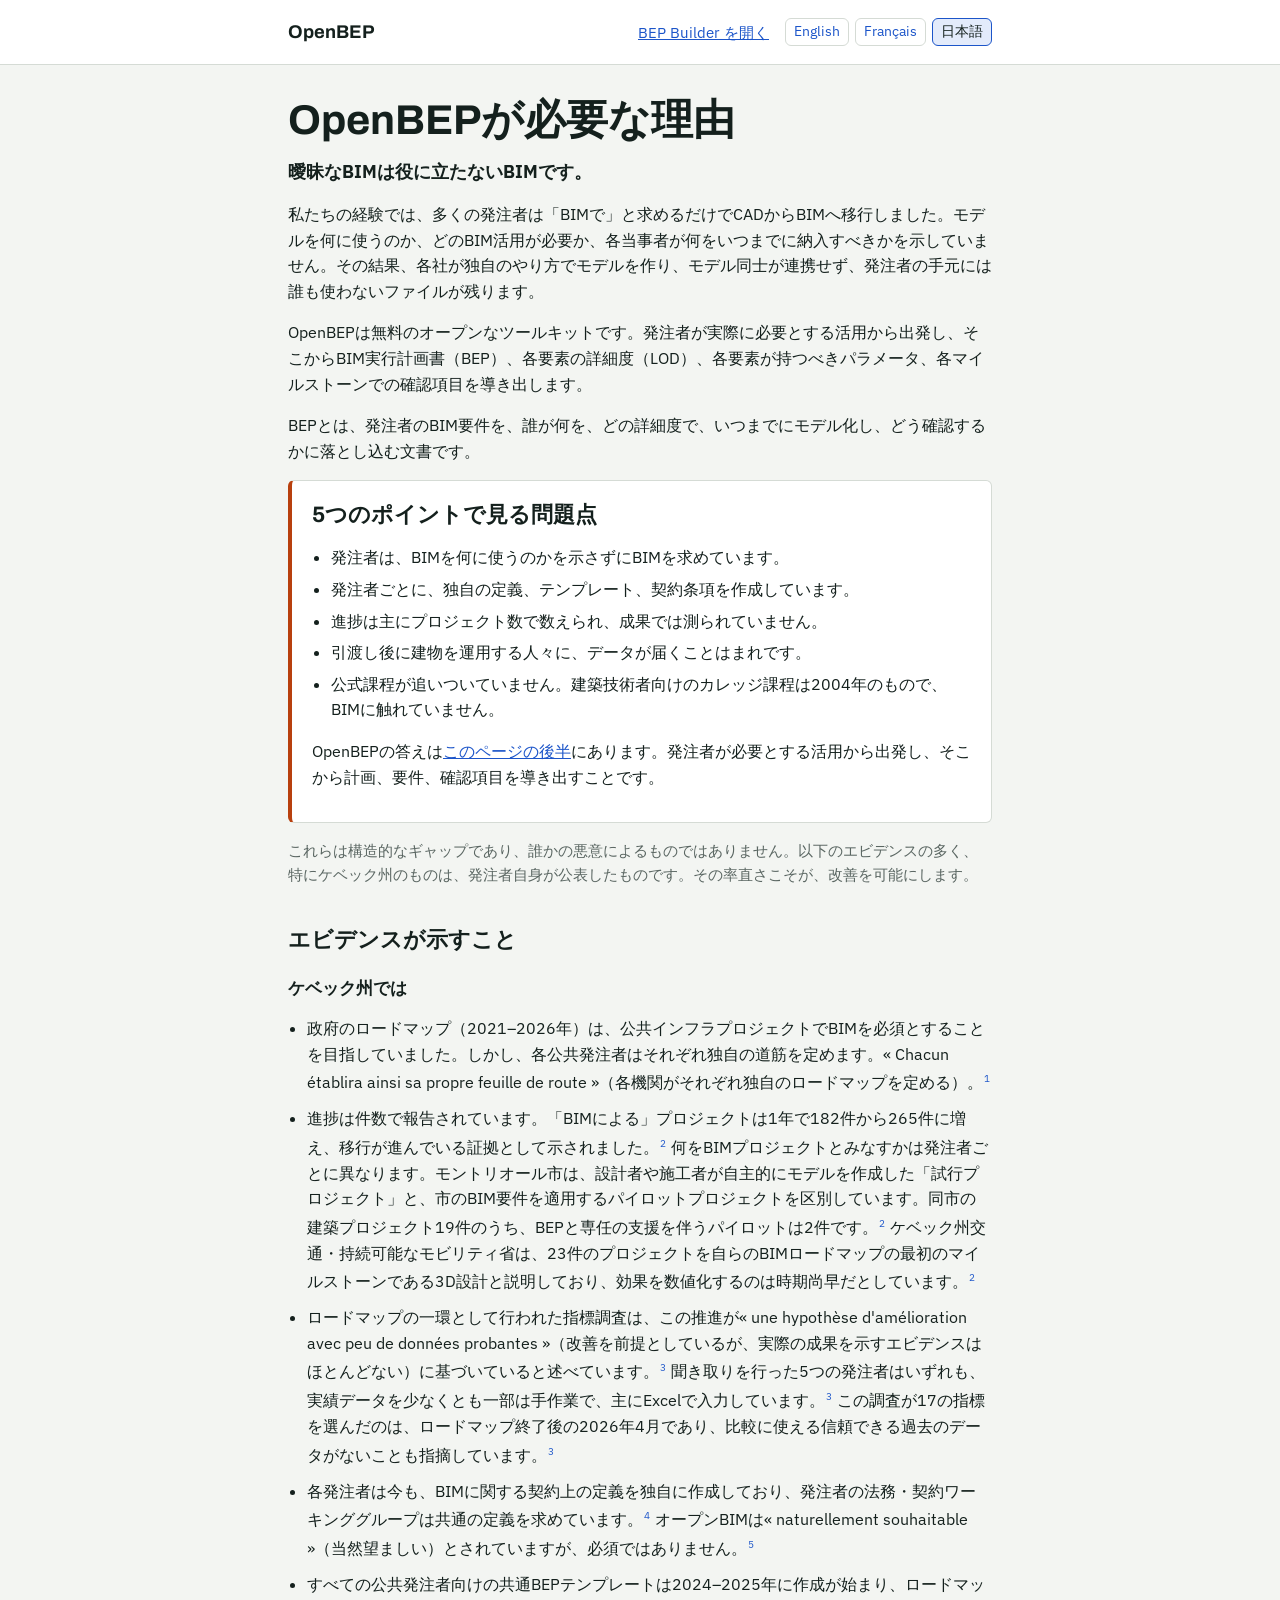
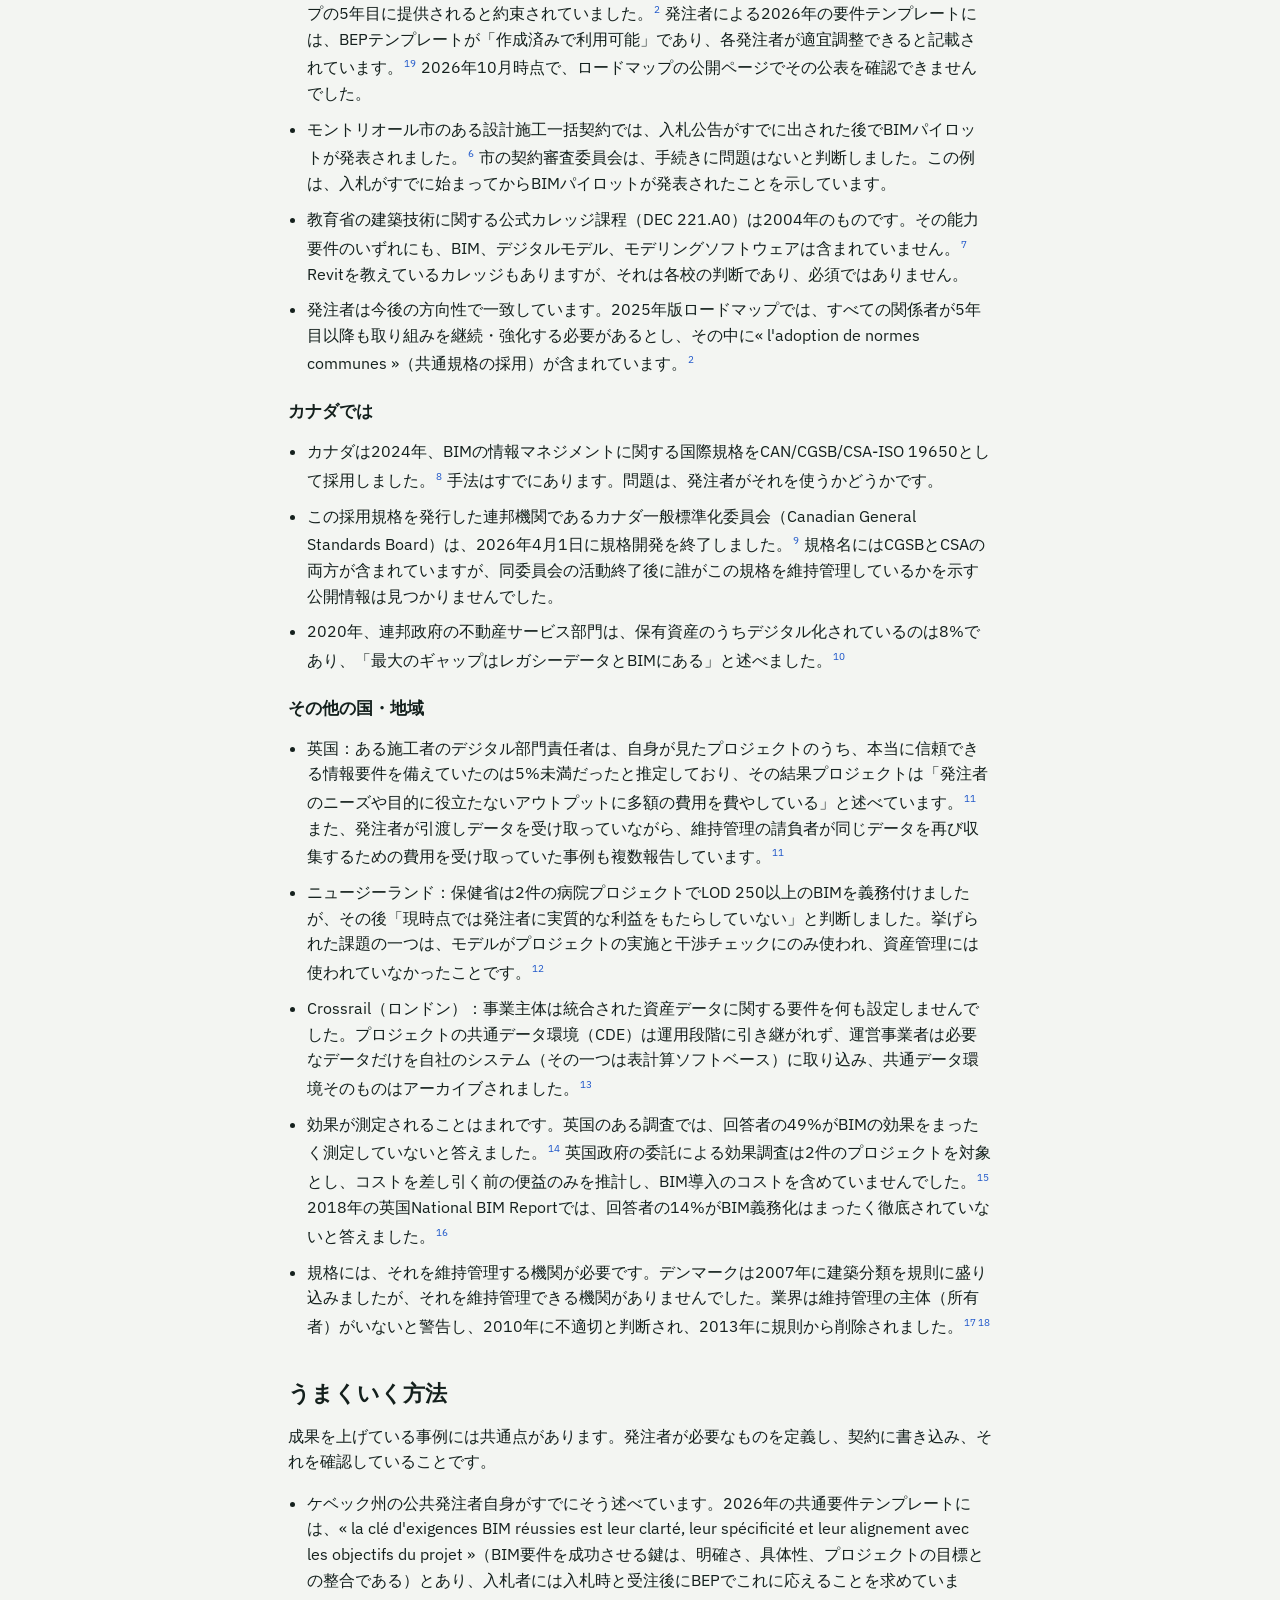
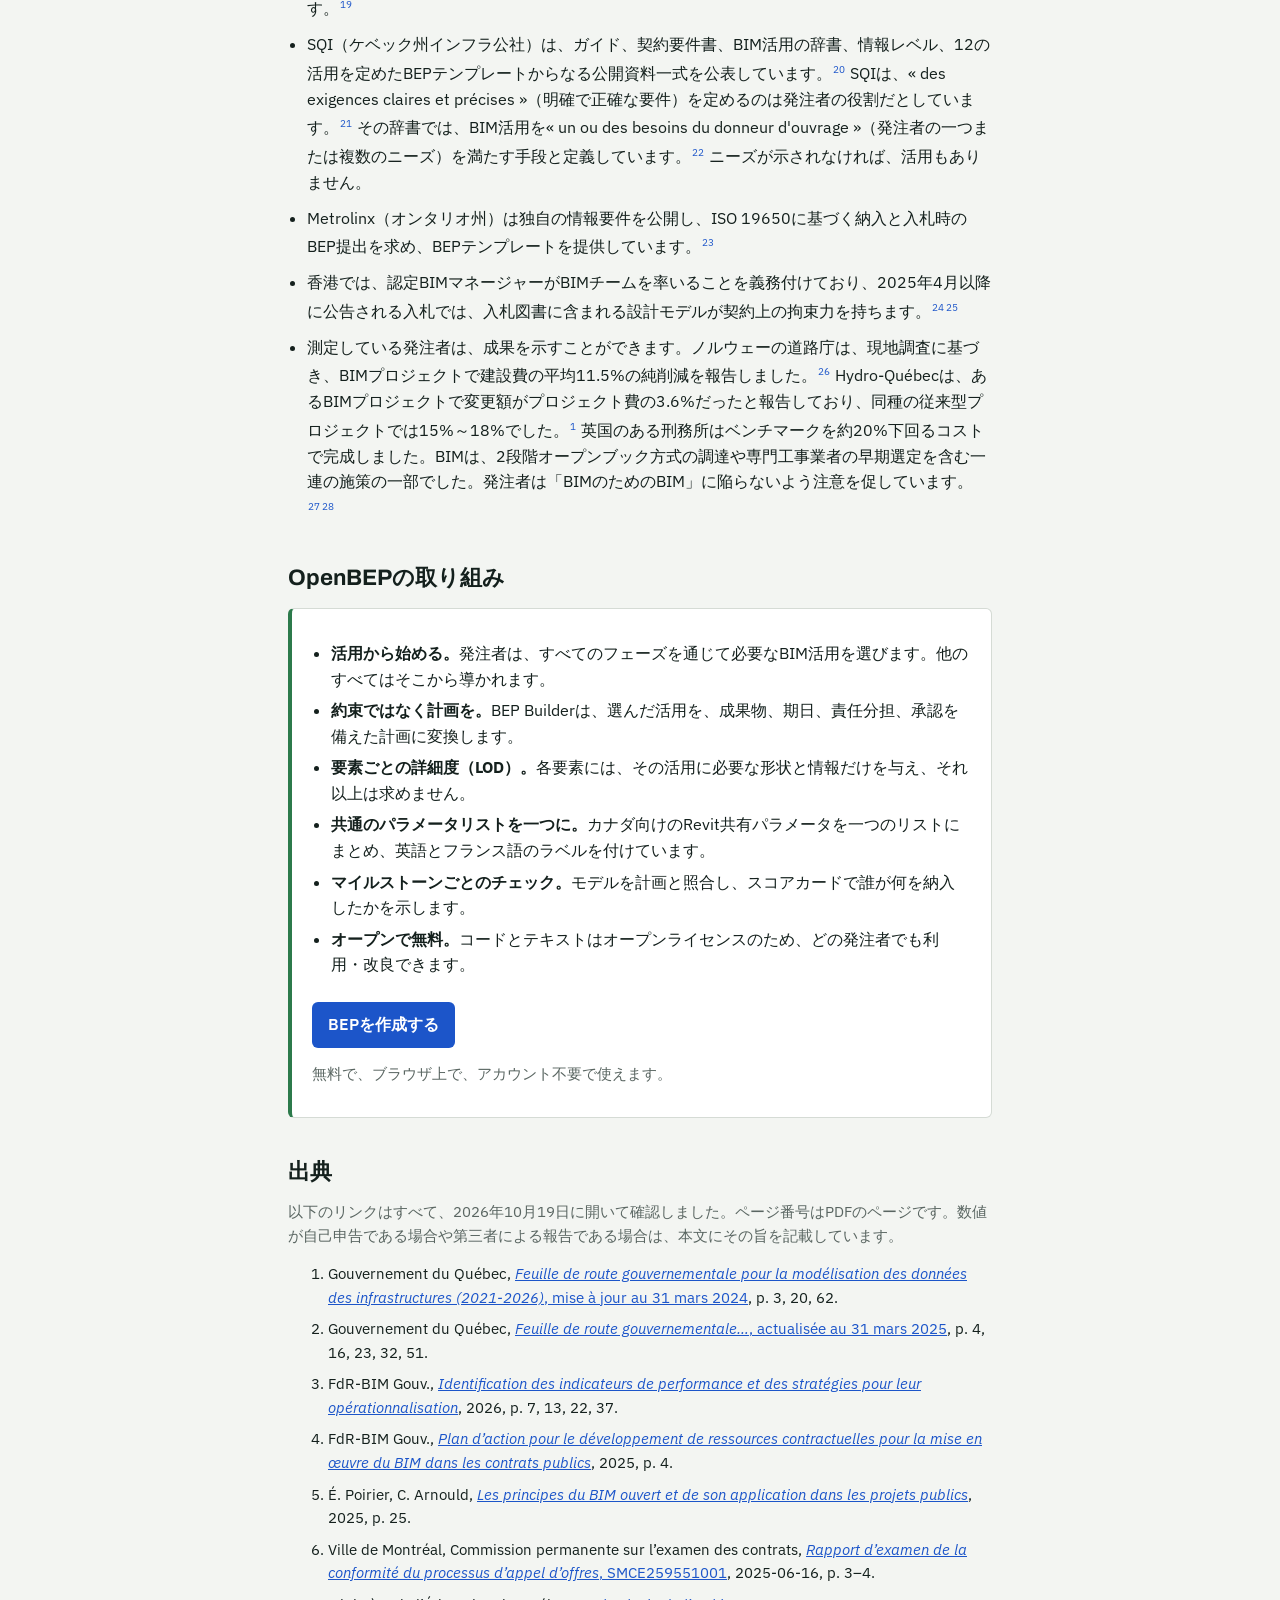
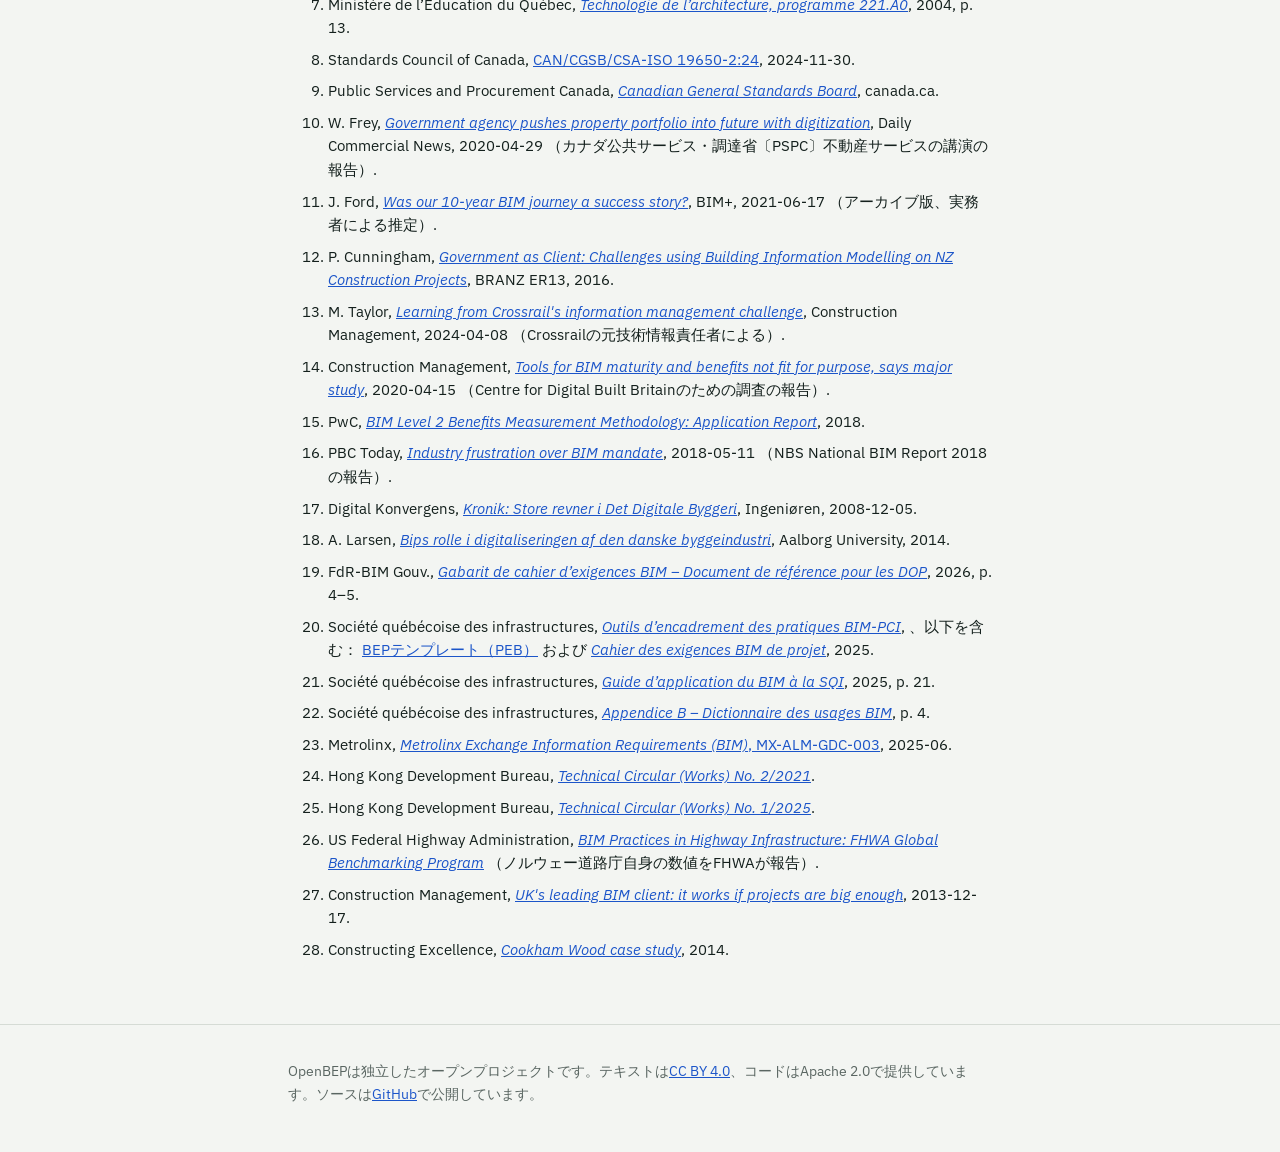
<file: why/ja/index.html>
<!doctype html>
<html lang="ja">
<head>
<meta charset="utf-8">
<meta name="viewport" content="width=device-width, initial-scale=1">
<title data-i18n>OpenBEPが必要な理由</title>
<meta name="description" data-i18n-attr content="曖昧なBIMは役に立たないBIMです。OpenBEPの根拠となるエビデンスを、すべての出典へのリンクとともに紹介します。">
<link rel="alternate" hreflang="en" href="https://openbep.com/why/">
<link rel="alternate" hreflang="fr" href="https://openbep.com/why/fr/">
<link rel="alternate" hreflang="ja" href="https://openbep.com/why/ja/">
<link rel="preconnect" href="https://fonts.googleapis.com">
<link rel="stylesheet" href="https://fonts.googleapis.com/css2?family=Archivo:wght@600;700&family=IBM+Plex+Sans:wght@400;500;600&display=swap">
<link rel="stylesheet" href="../why.css">
</head>
<body>
<!-- English is the master. Other languages are generated from the dictionary,
     translations/canbim_strings.csv, by translations/build_pages.py: edit the dictionary, not the generated pages. -->
<header class="top">
  <div class="wrap">
    <a class="brand" href="../../app/bep-builder.html?lang=ja">OpenBEP</a>
    <nav class="top-links">
      <a href="../../app/bep-builder.html?lang=ja" data-i18n>BEP Builder を開く</a>
      <ul class="lang" data-lang-switcher data-root=".././">
        <li><a href=".././" hreflang="en" lang="en">English</a></li>
        <li><a href=".././fr/" hreflang="fr" lang="fr">Français</a></li>
        <li><a href=".././ja/" hreflang="ja" lang="ja">日本語</a></li>
      </ul>
    </nav>
  </div>
</header>

<main class="wrap">
  <h1 data-i18n>OpenBEPが必要な理由</h1>
  <p class="lede" data-i18n><strong>曖昧なBIMは役に立たないBIMです。</strong></p>
  <p data-i18n>私たちの経験では、多くの発注者は「BIMで」と求めるだけでCADからBIMへ移行しました。モデルを何に使うのか、どのBIM活用が必要か、各当事者が何をいつまでに納入すべきかを示していません。その結果、各社が独自のやり方でモデルを作り、モデル同士が連携せず、発注者の手元には誰も使わないファイルが残ります。</p>
  <p data-i18n>OpenBEPは無料のオープンなツールキットです。発注者が実際に必要とする活用から出発し、そこからBIM実行計画書（BEP）、各要素の詳細度（LOD）、各要素が持つべきパラメータ、各マイルストーンでの確認項目を導き出します。</p>
  <p data-i18n>BEPとは、発注者のBIM要件を、誰が何を、どの詳細度で、いつまでにモデル化し、どう確認するかに落とし込む文書です。</p>

  <div class="box key">
    <h2 data-i18n>5つのポイントで見る問題点</h2>
    <ul>
      <li data-i18n>発注者は、BIMを何に使うのかを示さずにBIMを求めています。</li>
      <li data-i18n>発注者ごとに、独自の定義、テンプレート、契約条項を作成しています。</li>
      <li data-i18n>進捗は主にプロジェクト数で数えられ、成果では測られていません。</li>
      <li data-i18n>引渡し後に建物を運用する人々に、データが届くことはまれです。</li>
      <li data-i18n>公式課程が追いついていません。建築技術者向けのカレッジ課程は2004年のもので、BIMに触れていません。</li>
    </ul>
    <p data-i18n>OpenBEPの答えは<a href="#fix">このページの後半</a>にあります。発注者が必要とする活用から出発し、そこから計画、要件、確認項目を導き出すことです。</p>
  </div>

  <p class="note" data-i18n>これらは構造的なギャップであり、誰かの悪意によるものではありません。以下のエビデンスの多く、特にケベック州のものは、発注者自身が公表したものです。その率直さこそが、改善を可能にします。</p>

  <h2 data-i18n>エビデンスが示すこと</h2>

  <h3 data-i18n>ケベック州では</h3>
  <ul class="evidence">
    <li data-i18n>政府のロードマップ（2021–2026年）は、公共インフラプロジェクトでBIMを必須とすることを目指していました。しかし、各公共発注者はそれぞれ独自の道筋を定めます。<span lang="fr">« Chacun établira ainsi sa propre feuille de route »</span>（各機関がそれぞれ独自のロードマップを定める）。<sup><a href="#s1">1</a></sup></li>
    <li data-i18n>進捗は件数で報告されています。「BIMによる」プロジェクトは1年で182件から265件に増え、移行が進んでいる証拠として示されました。<sup><a href="#s2">2</a></sup> 何をBIMプロジェクトとみなすかは発注者ごとに異なります。モントリオール市は、設計者や施工者が自主的にモデルを作成した「試行プロジェクト」と、市のBIM要件を適用するパイロットプロジェクトを区別しています。同市の建築プロジェクト19件のうち、BEPと専任の支援を伴うパイロットは2件です。<sup><a href="#s2">2</a></sup> ケベック州交通・持続可能なモビリティ省は、23件のプロジェクトを自らのBIMロードマップの最初のマイルストーンである3D設計と説明しており、効果を数値化するのは時期尚早だとしています。<sup><a href="#s2">2</a></sup></li>
    <li data-i18n>ロードマップの一環として行われた指標調査は、この推進が<span lang="fr">« une hypothèse d'amélioration avec peu de données probantes »</span>（改善を前提としているが、実際の成果を示すエビデンスはほとんどない）に基づいていると述べています。<sup><a href="#s3">3</a></sup> 聞き取りを行った5つの発注者はいずれも、実績データを少なくとも一部は手作業で、主にExcelで入力しています。<sup><a href="#s3">3</a></sup> この調査が17の指標を選んだのは、ロードマップ終了後の2026年4月であり、比較に使える信頼できる過去のデータがないことも指摘しています。<sup><a href="#s3">3</a></sup></li>
    <li data-i18n>各発注者は今も、BIMに関する契約上の定義を独自に作成しており、発注者の法務・契約ワーキンググループは共通の定義を求めています。<sup><a href="#s4">4</a></sup> オープンBIMは<span lang="fr">« naturellement souhaitable »</span>（当然望ましい）とされていますが、必須ではありません。<sup><a href="#s5">5</a></sup></li>
    <li data-i18n>すべての公共発注者向けの共通BEPテンプレートは2024–2025年に作成が始まり、ロードマップの5年目に提供されると約束されていました。<sup><a href="#s2">2</a></sup> 発注者による2026年の要件テンプレートには、BEPテンプレートが「作成済みで利用可能」であり、各発注者が適宜調整できると記載されています。<sup><a href="#s19">19</a></sup> 2026年10月時点で、ロードマップの公開ページでその公表を確認できませんでした。</li>
    <li data-i18n>モントリオール市のある設計施工一括契約では、入札公告がすでに出された後でBIMパイロットが発表されました。<sup><a href="#s6">6</a></sup> 市の契約審査委員会は、手続きに問題はないと判断しました。この例は、入札がすでに始まってからBIMパイロットが発表されたことを示しています。</li>
    <li data-i18n>教育省の建築技術に関する公式カレッジ課程（DEC 221.A0）は2004年のものです。その能力要件のいずれにも、BIM、デジタルモデル、モデリングソフトウェアは含まれていません。<sup><a href="#s7">7</a></sup> Revitを教えているカレッジもありますが、それは各校の判断であり、必須ではありません。</li>
    <li data-i18n>発注者は今後の方向性で一致しています。2025年版ロードマップでは、すべての関係者が5年目以降も取り組みを継続・強化する必要があるとし、その中に<span lang="fr">« l'adoption de normes communes »</span>（共通規格の採用）が含まれています。<sup><a href="#s2">2</a></sup></li>
  </ul>

  <h3 data-i18n>カナダでは</h3>
  <ul class="evidence">
    <li data-i18n>カナダは2024年、BIMの情報マネジメントに関する国際規格をCAN/CGSB/CSA-ISO 19650として採用しました。<sup><a href="#s8">8</a></sup> 手法はすでにあります。問題は、発注者がそれを使うかどうかです。</li>
    <li data-i18n>この採用規格を発行した連邦機関であるカナダ一般標準化委員会（Canadian General Standards Board）は、2026年4月1日に規格開発を終了しました。<sup><a href="#s9">9</a></sup> 規格名にはCGSBとCSAの両方が含まれていますが、同委員会の活動終了後に誰がこの規格を維持管理しているかを示す公開情報は見つかりませんでした。</li>
    <li data-i18n>2020年、連邦政府の不動産サービス部門は、保有資産のうちデジタル化されているのは8%であり、「最大のギャップはレガシーデータとBIMにある」と述べました。<sup><a href="#s10">10</a></sup></li>
  </ul>

  <h3 data-i18n>その他の国・地域</h3>
  <ul class="evidence">
    <li data-i18n>英国：ある施工者のデジタル部門責任者は、自身が見たプロジェクトのうち、本当に信頼できる情報要件を備えていたのは5%未満だったと推定しており、その結果プロジェクトは「発注者のニーズや目的に役立たないアウトプットに多額の費用を費やしている」と述べています。<sup><a href="#s11">11</a></sup> また、発注者が引渡しデータを受け取っていながら、維持管理の請負者が同じデータを再び収集するための費用を受け取っていた事例も複数報告しています。<sup><a href="#s11">11</a></sup></li>
    <li data-i18n>ニュージーランド：保健省は2件の病院プロジェクトでLOD 250以上のBIMを義務付けましたが、その後「現時点では発注者に実質的な利益をもたらしていない」と判断しました。挙げられた課題の一つは、モデルがプロジェクトの実施と干渉チェックにのみ使われ、資産管理には使われていなかったことです。<sup><a href="#s12">12</a></sup></li>
    <li data-i18n>Crossrail（ロンドン）：事業主体は統合された資産データに関する要件を何も設定しませんでした。プロジェクトの共通データ環境（CDE）は運用段階に引き継がれず、運営事業者は必要なデータだけを自社のシステム（その一つは表計算ソフトベース）に取り込み、共通データ環境そのものはアーカイブされました。<sup><a href="#s13">13</a></sup></li>
    <li data-i18n>効果が測定されることはまれです。英国のある調査では、回答者の49%がBIMの効果をまったく測定していないと答えました。<sup><a href="#s14">14</a></sup> 英国政府の委託による効果調査は2件のプロジェクトを対象とし、コストを差し引く前の便益のみを推計し、BIM導入のコストを含めていませんでした。<sup><a href="#s15">15</a></sup> 2018年の英国National BIM Reportでは、回答者の14%がBIM義務化はまったく徹底されていないと答えました。<sup><a href="#s16">16</a></sup></li>
    <li data-i18n>規格には、それを維持管理する機関が必要です。デンマークは2007年に建築分類を規則に盛り込みましたが、それを維持管理できる機関がありませんでした。業界は維持管理の主体（所有者）がいないと警告し、2010年に不適切と判断され、2013年に規則から削除されました。<sup><a href="#s17">17</a></sup><sup><a href="#s18">18</a></sup></li>
  </ul>

  <h2 data-i18n>うまくいく方法</h2>
  <p data-i18n>成果を上げている事例には共通点があります。発注者が必要なものを定義し、契約に書き込み、それを確認していることです。</p>
  <ul class="evidence">
    <li data-i18n>ケベック州の公共発注者自身がすでにそう述べています。2026年の共通要件テンプレートには、<span lang="fr">« la clé d'exigences BIM réussies est leur clarté, leur spécificité et leur alignement avec les objectifs du projet »</span>（BIM要件を成功させる鍵は、明確さ、具体性、プロジェクトの目標との整合である）とあり、入札者には入札時と受注後にBEPでこれに応えることを求めています。<sup><a href="#s19">19</a></sup></li>
    <li data-i18n>SQI（ケベック州インフラ公社）は、ガイド、契約要件書、BIM活用の辞書、情報レベル、12の活用を定めたBEPテンプレートからなる公開資料一式を公表しています。<sup><a href="#s20">20</a></sup> SQIは、<span lang="fr">« des exigences claires et précises »</span>（明確で正確な要件）を定めるのは発注者の役割だとしています。<sup><a href="#s21">21</a></sup> その辞書では、BIM活用を<span lang="fr">« un ou des besoins du donneur d'ouvrage »</span>（発注者の一つまたは複数のニーズ）を満たす手段と定義しています。<sup><a href="#s22">22</a></sup> ニーズが示されなければ、活用もありません。</li>
    <li data-i18n>Metrolinx（オンタリオ州）は独自の情報要件を公開し、ISO 19650に基づく納入と入札時のBEP提出を求め、BEPテンプレートを提供しています。<sup><a href="#s23">23</a></sup></li>
    <li data-i18n>香港では、認定BIMマネージャーがBIMチームを率いることを義務付けており、2025年4月以降に公告される入札では、入札図書に含まれる設計モデルが契約上の拘束力を持ちます。<sup><a href="#s24">24</a></sup><sup><a href="#s25">25</a></sup></li>
    <li data-i18n>測定している発注者は、成果を示すことができます。ノルウェーの道路庁は、現地調査に基づき、BIMプロジェクトで建設費の平均11.5%の純削減を報告しました。<sup><a href="#s26">26</a></sup> Hydro-Québecは、あるBIMプロジェクトで変更額がプロジェクト費の3.6%だったと報告しており、同種の従来型プロジェクトでは15%～18%でした。<sup><a href="#s1">1</a></sup> 英国のある刑務所はベンチマークを約20%下回るコストで完成しました。BIMは、2段階オープンブック方式の調達や専門工事業者の早期選定を含む一連の施策の一部でした。発注者は「BIMのためのBIM」に陥らないよう注意を促しています。<sup><a href="#s27">27</a></sup><sup><a href="#s28">28</a></sup></li>
  </ul>

  <h2 id="fix" data-i18n>OpenBEPの取り組み</h2>
  <div class="box fix">
    <ul>
      <li data-i18n><strong>活用から始める。</strong>発注者は、すべてのフェーズを通じて必要なBIM活用を選びます。他のすべてはそこから導かれます。</li>
      <li data-i18n><strong>約束ではなく計画を。</strong>BEP Builderは、選んだ活用を、成果物、期日、責任分担、承認を備えた計画に変換します。</li>
      <li data-i18n><strong>要素ごとの詳細度（LOD）。</strong>各要素には、その活用に必要な形状と情報だけを与え、それ以上は求めません。</li>
      <li data-i18n><strong>共通のパラメータリストを一つに。</strong>カナダ向けのRevit共有パラメータを一つのリストにまとめ、英語とフランス語のラベルを付けています。</li>
      <li data-i18n><strong>マイルストーンごとのチェック。</strong>モデルを計画と照合し、スコアカードで誰が何を納入したかを示します。</li>
      <li data-i18n><strong>オープンで無料。</strong>コードとテキストはオープンライセンスのため、どの発注者でも利用・改良できます。</li>
    </ul>
    <a class="cta" href="../../app/bep-builder.html?lang=ja&amp;step=1" data-i18n>BEPを作成する</a>
    <p class="note" data-i18n>無料で、ブラウザ上で、アカウント不要で使えます。</p>
  </div>

  <h2 id="sources" data-i18n>出典</h2>
  <p class="note" data-i18n>以下のリンクはすべて、2026年10月19日に開いて確認しました。ページ番号はPDFのページです。数値が自己申告である場合や第三者による報告である場合は、本文にその旨を記載しています。</p>
  <ol class="sources">
    <li id="s1">Gouvernement du Québec, <a href="https://sqi.gouv.qc.ca/fileadmin/fdr_bim_gouv/feuille_de_route_actualisee_au_31_mars_2024.pdf"><cite>Feuille de route gouvernementale pour la modélisation des données des infrastructures (2021-2026)</cite>, mise à jour au 31 mars 2024</a>, p. 3, 20, 62.</li>
    <li id="s2">Gouvernement du Québec, <a href="https://www.sqi.gouv.qc.ca/fileadmin/fdr_bim_gouv/feuille_de_route_actualisee_au_31_mars_2025.pdf"><cite>Feuille de route gouvernementale…</cite>, actualisée au 31 mars 2025</a>, p. 4, 16, 23, 32, 51.</li>
    <li id="s3">FdR-BIM Gouv., <a href="https://www.sqi.gouv.qc.ca/fileadmin/fdr_bim_gouv/fdr-bim_1.3.1_indicateurs_performance.pdf"><cite>Identification des indicateurs de performance et des stratégies pour leur opérationnalisation</cite></a>, 2026, p. 7, 13, 22, 37.</li>
    <li id="s4">FdR-BIM Gouv., <a href="https://www.sqi.gouv.qc.ca/fileadmin/fdr_bim_gouv/fdr-bim_3.3.2_plan_daction_pour_le_developpement_de_ressources_contractuelles_pour_la_mise_en_oeuvre_du_bim.pdf"><cite>Plan d’action pour le développement de ressources contractuelles pour la mise en œuvre du BIM dans les contrats publics</cite></a>, 2025, p. 4.</li>
    <li id="s5">É. Poirier, C. Arnould, <a href="https://www.sqi.gouv.qc.ca/fileadmin/fdr_bim_gouv/les_principes_du_bim_ouvert_et_de_son_application_dans_les_projets_publics.pdf"><cite>Les principes du BIM ouvert et de son application dans les projets publics</cite></a>, 2025, p. 25.</li>
    <li id="s6">Ville de Montréal, Commission permanente sur l’examen des contrats, <a href="https://ville.montreal.qc.ca/pls/portal/docs/page/commissions_perm_v2_fr/media/documents/rapport_cec_smce259551001.pdf"><cite>Rapport d’examen de la conformité du processus d’appel d’offres</cite>, SMCE259551001</a>, 2025-06-16, p. 3–4.</li>
    <li id="s7">Ministère de l’Éducation du Québec, <a href="https://cdn-contenu.quebec.ca/cdn-contenu/adm/min/education/publications-adm/cegeps/services-administratifs/Programmes-etudes-techniques/PE07-221A0-Architecture.pdf"><cite>Technologie de l’architecture, programme 221.A0</cite></a>, 2004, p. 13.</li>
    <li id="s8">Standards Council of Canada, <a href="https://scc-ccn.ca/standardsdb/standards/4033466">CAN/CGSB/CSA-ISO 19650-2:24</a>, 2024-11-30.</li>
    <li id="s9">Public Services and Procurement Canada, <a href="https://www.canada.ca/en/public-services-procurement/services/standards-oversight/canadian-general-standards-board.html"><cite>Canadian General Standards Board</cite></a>, canada.ca.</li>
    <li id="s10">W. Frey, <a href="https://canada.constructconnect.com/dcn/news/technology/2020/04/government-agency-pushes-property-portfolio-into-future-with-digitization"><cite>Government agency pushes property portfolio into future with digitization</cite></a>, Daily Commercial News, 2020-04-29 <span data-i18n>（カナダ公共サービス・調達省〔PSPC〕不動産サービスの講演の報告）</span>.</li>
    <li id="s11">J. Ford, <a href="https://web.archive.org/web/20220815013748/https://www.bimplus.co.uk/was-our-10-year-bim-journey-success-story/"><cite>Was our 10-year BIM journey a success story?</cite></a>, BIM+, 2021-06-17 <span data-i18n>（アーカイブ版、実務者による推定）</span>.</li>
    <li id="s12">P. Cunningham, <a href="https://d39d3mj7qio96p.cloudfront.net/media/documents/ER13_Government_as_client_challenges_using_building_information_modelling_on.pdf"><cite>Government as Client: Challenges using Building Information Modelling on NZ Construction Projects</cite></a>, BRANZ ER13, 2016.</li>
    <li id="s13">M. Taylor, <a href="https://constructionmanagement.co.uk/what-we-must-learn-from-crossrail-information-management-challenge/"><cite>Learning from Crossrail's information management challenge</cite></a>, Construction Management, 2024-04-08 <span data-i18n>（Crossrailの元技術情報責任者による）</span>.</li>
    <li id="s14">Construction Management, <a href="https://constructionmanagement.co.uk/bim-maturity-and-evaluation-tools-not-fit-purpose/"><cite>Tools for BIM maturity and benefits not fit for purpose, says major study</cite></a>, 2020-04-15 <span data-i18n>（Centre for Digital Built Britainのための調査の報告）</span>.</li>
    <li id="s15">PwC, <a href="https://www.cdbb.cam.ac.uk/files/4.pwcbmmapplicationreport_0.pdf"><cite>BIM Level 2 Benefits Measurement Methodology: Application Report</cite></a>, 2018.</li>
    <li id="s16">PBC Today, <a href="https://www.pbctoday.co.uk/news/digital-construction-news/bim-news/industry-frustration-bim-mandate/41296/"><cite>Industry frustration over BIM mandate</cite></a>, 2018-05-11 <span data-i18n>（NBS National BIM Report 2018の報告）</span>.</li>
    <li id="s17">Digital Konvergens, <a href="https://ing.dk/artikel/kronik-store-revner-i-det-digitale-byggeri"><cite>Kronik: Store revner i Det Digitale Byggeri</cite></a>, Ingeniøren, 2008-12-05.</li>
    <li id="s18">A. Larsen, <a href="https://projekter.aau.dk/projekter/files/175820618/Bips_rolle_i_digitaliseringen_af_den_danske_byggeindustri.pdf"><cite>Bips rolle i digitaliseringen af den danske byggeindustri</cite></a>, Aalborg University, 2014.</li>
    <li id="s19">FdR-BIM Gouv., <a href="https://www.sqi.gouv.qc.ca/fileadmin/fdr_bim_gouv/fdrbim_gabarit_exigences_bim.pdf"><cite>Gabarit de cahier d’exigences BIM – Document de référence pour les DOP</cite></a>, 2026, p. 4–5.</li>
    <li id="s20">Société québécoise des infrastructures, <a href="https://www.sqi.gouv.qc.ca/expertises/pratiques-integrees-bim-pci/outils-dencadrement-des-pratiques-bim-pci"><cite>Outils d’encadrement des pratiques BIM-PCI</cite></a>, <span data-i18n>、以下を含む：</span> <a href="https://www.sqi.gouv.qc.ca/fileadmin/expertises/bim-pci/fr-gp-040-013_peb.docx" data-i18n>BEPテンプレート（PEB）</a> <span data-i18n>および</span> <a href="https://www.sqi.gouv.qc.ca/fileadmin/expertises/bim-pci/fr-gp-030.079_-exigences_bim_web.pdf"><cite>Cahier des exigences BIM de projet</cite></a>, 2025.</li>
    <li id="s21">Société québécoise des infrastructures, <a href="https://www.sqi.gouv.qc.ca/fileadmin/expertises/bim-pci/rf-gp-030.043_-_guide_d_application_du_bim_a_la_sqi.pdf"><cite>Guide d’application du BIM à la SQI</cite></a>, 2025, p. 21.</li>
    <li id="s22">Société québécoise des infrastructures, <a href="https://www.sqi.gouv.qc.ca/fileadmin/expertises/bim-pci/rf-pi-020.002_-_appendice_b_dictionnaire_usages.pdf"><cite>Appendice B – Dictionnaire des usages BIM</cite></a>, p. 4.</li>
    <li id="s23">Metrolinx, <a href="https://assets.metrolinx.com/image/upload/v1750963181/Documents/Engineering/Metrolinx_Exchange_Information_Requirements_BIM.pdf"><cite>Metrolinx Exchange Information Requirements (BIM)</cite>, MX-ALM-GDC-003</a>, 2025-06.</li>
    <li id="s24">Hong Kong Development Bureau, <a href="https://devb.gov.hk/filemanager/technicalcirculars/en/upload/387/1/C-2021-02-02.pdf"><cite>Technical Circular (Works) No. 2/2021</cite></a>.</li>
    <li id="s25">Hong Kong Development Bureau, <a href="https://devb.gov.hk/filemanager/technicalcirculars/en/upload/1401/1/C-2025-01-01.pdf"><cite>Technical Circular (Works) No. 1/2025</cite></a>.</li>
    <li id="s26">US Federal Highway Administration, <a href="https://www.fhwa.dot.gov/publications/research/infrastructure/pavements/22049/22049.pdf"><cite>BIM Practices in Highway Infrastructure: FHWA Global Benchmarking Program</cite></a> <span data-i18n>（ノルウェー道路庁自身の数値をFHWAが報告）</span>.</li>
    <li id="s27">Construction Management, <a href="https://constructionmanagement.co.uk/uks-leading-bim-client-it-works-if-projects-big-en/"><cite>UK's leading BIM client: it works if projects are big enough</cite></a>, 2013-12-17.</li>
    <li id="s28">Constructing Excellence, <a href="https://constructingexcellence.org.uk/wp-content/uploads/2015/12/Cookham_Wood_case_study__CE_format__130614.pdf"><cite>Cookham Wood case study</cite></a>, 2014.</li>
  </ol>
</main>

<footer>
  <div class="wrap">
    <p data-i18n>OpenBEPは独立したオープンプロジェクトです。テキストは<a href="https://creativecommons.org/licenses/by/4.0/deed.ja">CC BY 4.0</a>、コードはApache 2.0で提供しています。ソースは<a href="https://github.com/SamuelAB/openbep">GitHub</a>で公開しています。</p>
  </div>
</footer>
<script src="../languages.js"></script>
</body>
</html>
</file>
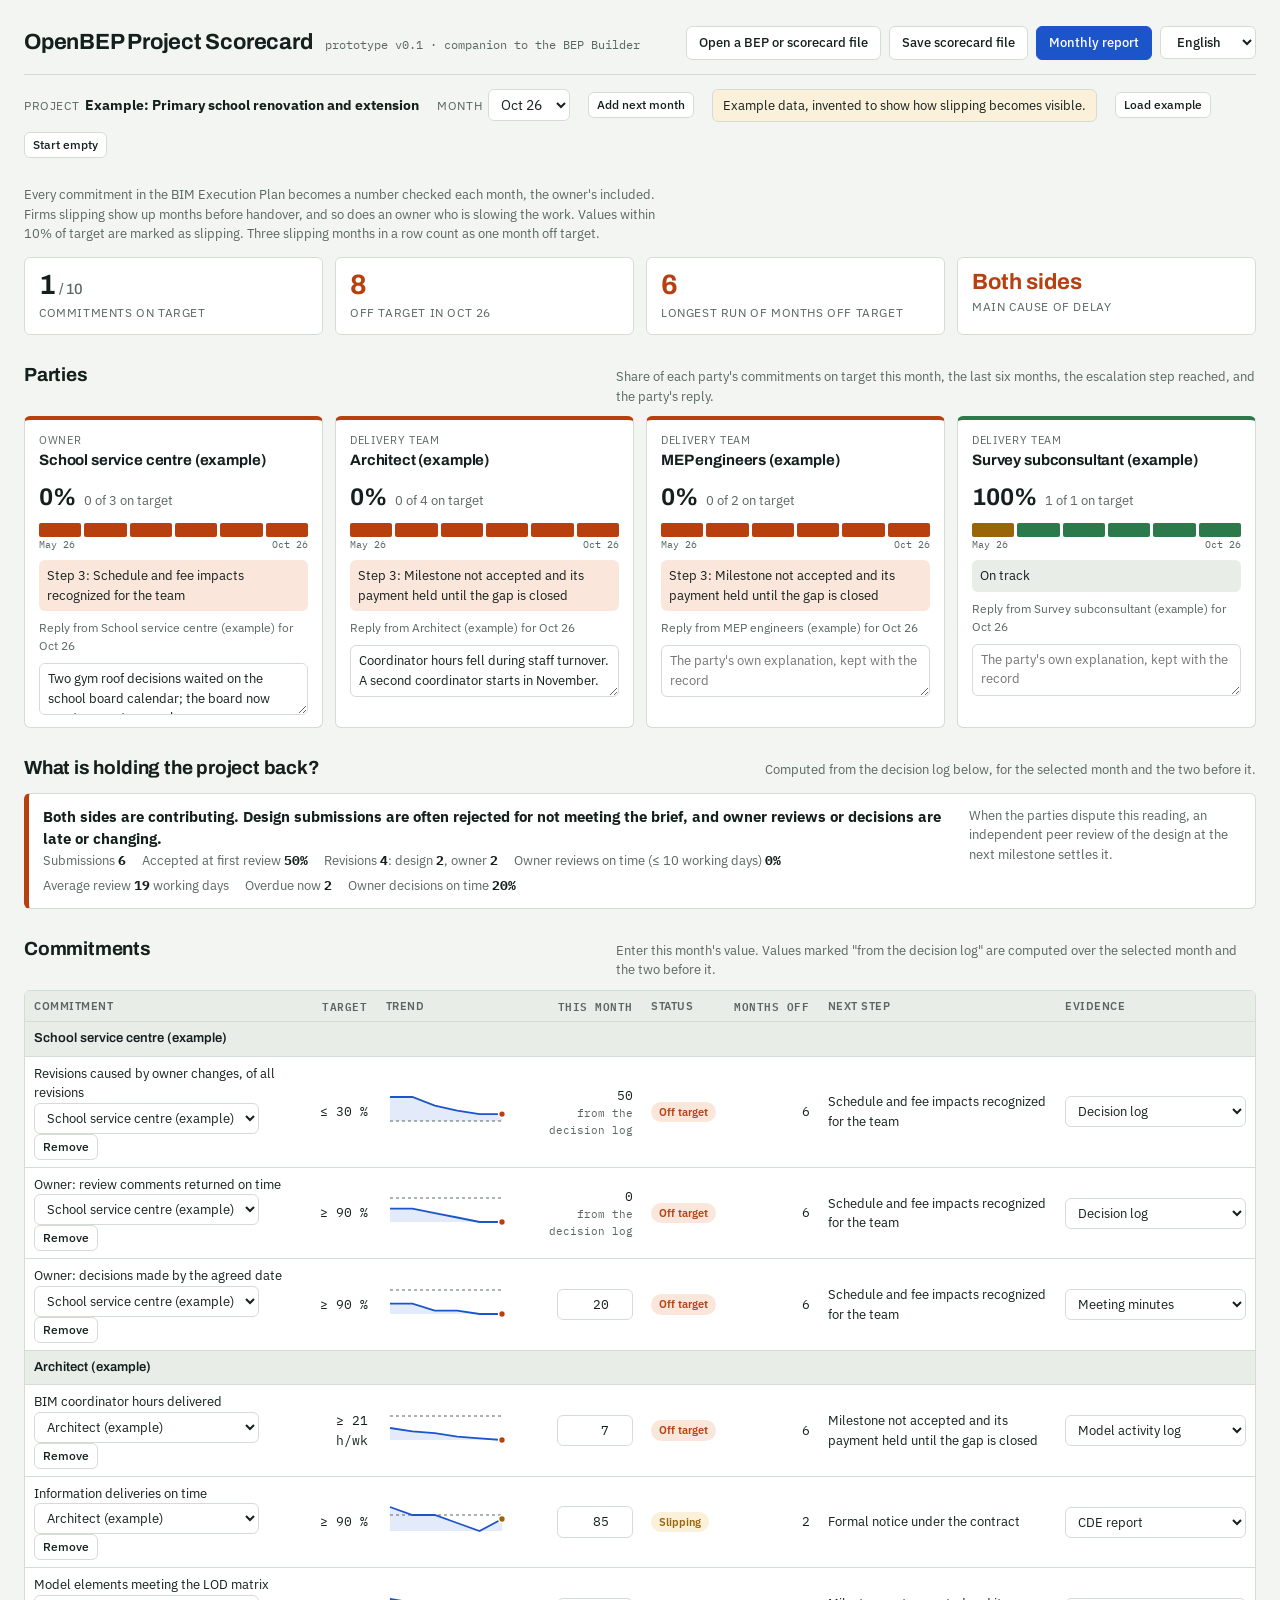
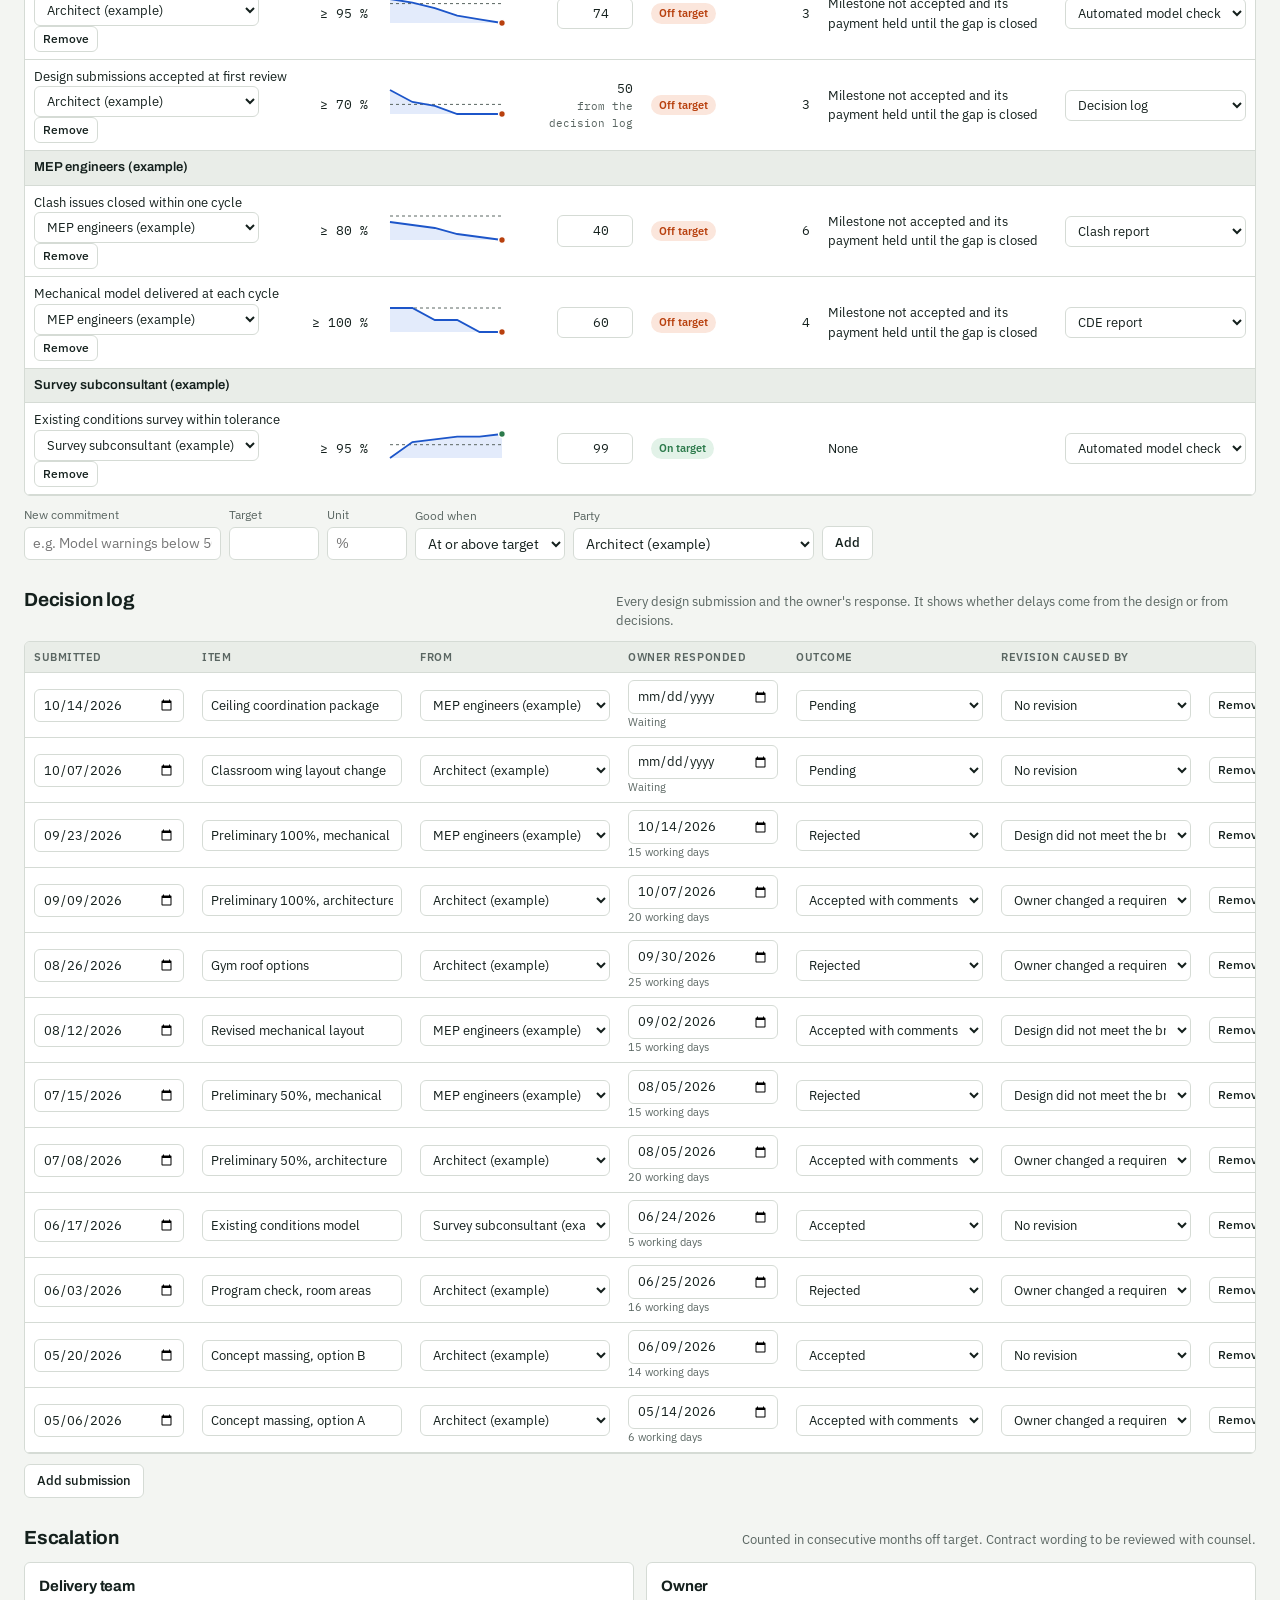
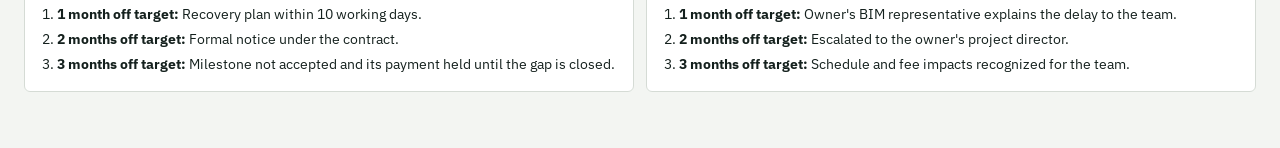
<file: app/scorecard.html>
<!doctype html>
<meta charset="utf-8">
<meta name="viewport" content="width=device-width,initial-scale=1">
<title>OpenBEP Project Scorecard</title>
<meta name="claude:viewport-fit-sides" content="cover">
<link rel="preconnect" href="https://fonts.googleapis.com">
<link rel="stylesheet" href="https://fonts.googleapis.com/css2?family=Archivo:wght@500;600;700&family=IBM+Plex+Sans:wght@400;500;600&family=IBM+Plex+Mono:wght@400;500&display=swap">
<style>
/* Layout: a monthly site-meeting sheet. Summary strip, then one card per party, then the commitments ledger and the decision log that feeds it. Same palette as the BEP Builder. */
:root{
  --bg:#F3F5F2; --surface:#FFFFFF; --sunk:#E9EDE8; --ink:#14201D; --muted:#5A6662; --line:#D5DBD5;
  --accent:#1C55C9; --accent-soft:#E3EBFB; --on-accent:#FFFFFF;
  --good:#2C7A4B; --warn:#9A6408; --bad:#B8400E; --good-soft:#E2F2E8; --warn-soft:#FBF0D9; --bad-soft:#FBE6DC; --none:#C9D0CB;
  --f-display:"Archivo","Helvetica Neue",Arial,sans-serif;
  --f-body:"IBM Plex Sans",system-ui,-apple-system,"Segoe UI",sans-serif;
  --f-mono:"IBM Plex Mono",ui-monospace,Menlo,Consolas,monospace;
  --r:6px;
}
@media (prefers-color-scheme: dark){:root:not([data-theme="light"]){
  --bg:#0E1412; --surface:#151D1B; --sunk:#1B2522; --ink:#E4EBE8; --muted:#97A39F; --line:#2A3632;
  --accent:#7AA2FF; --accent-soft:#1D2A47; --on-accent:#0B1020;
  --good:#63C78F; --warn:#E2B04E; --bad:#FF8556; --good-soft:#15301F; --warn-soft:#33270F; --bad-soft:#3A1E12; --none:#34413D; color-scheme:dark}}
:root[data-theme="dark"]{
  --bg:#0E1412; --surface:#151D1B; --sunk:#1B2522; --ink:#E4EBE8; --muted:#97A39F; --line:#2A3632;
  --accent:#7AA2FF; --accent-soft:#1D2A47; --on-accent:#0B1020;
  --good:#63C78F; --warn:#E2B04E; --bad:#FF8556; --good-soft:#15301F; --warn-soft:#33270F; --bad-soft:#3A1E12; --none:#34413D; color-scheme:dark}
*{box-sizing:border-box}
body{background:var(--bg);color:var(--ink);font-family:var(--f-body);font-size:15px;line-height:1.5;
  padding-left:max(16px,env(safe-area-inset-left,0px));padding-right:max(16px,env(safe-area-inset-right,0px));padding-block:0 48px}
h1,h2,h3{font-family:var(--f-display);text-wrap:balance;margin:0;letter-spacing:-.01em}
h2{font-size:19px} h3{font-size:15px}
button,input,select,textarea{font:inherit;color:inherit}
:focus-visible{outline:2px solid var(--accent);outline-offset:2px}
.wrap{max-width:1240px;margin:0 auto}
.mono,.num{font-family:var(--f-mono);font-variant-numeric:tabular-nums}
.top{display:flex;flex-wrap:wrap;gap:12px 20px;align-items:center;justify-content:space-between;padding-block:18px 14px;border-bottom:1px solid var(--line)}
.brand{display:flex;gap:12px;align-items:baseline;flex-wrap:wrap}
.brand h1{font-size:22px;font-weight:700}
.tag{font-family:var(--f-mono);font-size:12px;color:var(--muted)}
.bar{display:flex;flex-wrap:wrap;gap:8px;align-items:center}
.btn{border:1px solid var(--line);background:var(--surface);border-radius:var(--r);padding:6px 12px;cursor:pointer;font-size:13px;font-weight:500;display:inline-flex;align-items:center}
.btn:hover{border-color:var(--accent)}
.btn.primary{background:var(--accent);border-color:var(--accent);color:var(--on-accent)}
.btn.small{padding:3px 8px;font-size:12px}
.btn.danger{border-color:var(--bad);color:var(--bad)}
select,input,textarea{background:var(--surface);border:1px solid var(--line);border-radius:var(--r);padding:5px 8px;min-width:0}
.ctx{display:flex;flex-wrap:wrap;gap:10px 18px;align-items:center;padding-block:14px;font-size:14px}
.ctx label{font-size:12px;color:var(--muted);text-transform:uppercase;letter-spacing:.05em;margin-right:6px}
.note{font-size:13px;color:var(--muted);max-width:80ch}
.banner{font-size:13px;background:var(--warn-soft);border:1px solid var(--line);border-radius:var(--r);padding:6px 10px}
.tiles{display:grid;grid-template-columns:repeat(4,minmax(0,1fr));gap:12px;margin-block:6px 22px}
.tile{background:var(--surface);border:1px solid var(--line);border-radius:var(--r);padding:12px 14px}
.tile .v{font-family:var(--f-display);font-size:28px;font-weight:700;line-height:1.1}
.tile .v small{font-size:15px;color:var(--muted);font-weight:500}
.tile .t{font-size:12px;color:var(--muted);text-transform:uppercase;letter-spacing:.05em;margin-top:4px}
.tile .v.bad{color:var(--bad)} .tile .v.good{color:var(--good)} .tile .v.warn{color:var(--warn)}
section{margin-top:26px}
.sh{display:flex;flex-wrap:wrap;gap:6px 16px;align-items:baseline;justify-content:space-between;margin-bottom:10px}
.parties{display:grid;grid-template-columns:repeat(auto-fill,minmax(270px,1fr));gap:12px}
.party{background:var(--surface);border:1px solid var(--line);border-radius:var(--r);padding:12px 14px;display:flex;flex-direction:column;gap:8px;border-top:4px solid var(--none)}
.party.ok{border-top-color:var(--good)} .party.warn{border-top-color:var(--warn)} .party.bad{border-top-color:var(--bad)}
.party .kind{font-size:11px;text-transform:uppercase;letter-spacing:.06em;color:var(--muted)}
.party .score{display:flex;align-items:baseline;gap:8px}
.party .score b{font-family:var(--f-display);font-size:24px}
.strip{display:flex;gap:3px}
.strip span{flex:1;height:14px;border-radius:2px;background:var(--none)}
.strip span.ok{background:var(--good)} .strip span.warn{background:var(--warn)} .strip span.bad{background:var(--bad)}
.strip-l{display:flex;justify-content:space-between;font-family:var(--f-mono);font-size:10px;color:var(--muted)}
.step{font-size:13px;padding:6px 8px;border-radius:var(--r);background:var(--sunk)}
.step.s2,.step.s3{background:var(--bad-soft)} .step.s1{background:var(--warn-soft)}
.party textarea{width:100%;min-height:52px;resize:vertical;font-size:13px}
.party .rl{font-size:12px;color:var(--muted)}
.tw{overflow-x:auto;border:1px solid var(--line);border-radius:var(--r);background:var(--surface)}
table{border-collapse:collapse;width:100%;font-size:13px}
th,td{padding:7px 9px;border-bottom:1px solid var(--line);text-align:left;vertical-align:middle}
th{font-size:11px;text-transform:uppercase;letter-spacing:.05em;color:var(--muted);font-weight:600;background:var(--sunk);white-space:nowrap}
tr.grp td{background:var(--sunk);font-weight:600;font-family:var(--f-display)}
td.num,th.num{text-align:right}
td input.n{width:76px;text-align:right}
#logRows select{max-width:190px}#logRows input[type=date]{width:150px}
.pill{display:inline-block;font-size:11px;font-weight:600;padding:2px 8px;border-radius:99px;white-space:nowrap}
.pill.ok{background:var(--good-soft);color:var(--good)} .pill.warn{background:var(--warn-soft);color:var(--warn)} .pill.bad{background:var(--bad-soft);color:var(--bad)} .pill.na{background:var(--sunk);color:var(--muted)}
.auto{font-size:11px;color:var(--muted)}
svg.spark .tgt{stroke:var(--muted);stroke-dasharray:3 3;stroke-width:1}
svg.spark .ln{fill:none;stroke:var(--accent);stroke-width:1.8}
svg.spark .ar{fill:var(--accent-soft);stroke:none}
svg.spark .dot{stroke:var(--surface);stroke-width:1.5}
svg.spark .dot.ok{fill:var(--good)} svg.spark .dot.warn{fill:var(--warn)} svg.spark .dot.bad{fill:var(--bad)}
.verdict{background:var(--surface);border:1px solid var(--line);border-left:5px solid var(--accent);border-radius:var(--r);padding:12px 14px;display:grid;grid-template-columns:minmax(0,1fr) auto;gap:6px 18px}
.verdict.design{border-left-color:var(--bad)} .verdict.owner{border-left-color:var(--warn)} .verdict.both{border-left-color:var(--bad)}
.verdict .facts{display:flex;flex-wrap:wrap;gap:6px 16px;font-size:13px;color:var(--muted)}
.verdict .facts b{color:var(--ink);font-family:var(--f-mono)}
.ladder{display:grid;grid-template-columns:repeat(2,minmax(0,1fr));gap:12px}
.ladder ol{margin:6px 0 0 18px;padding:0;font-size:14px}
.ladder li{margin:4px 0}
.box{background:var(--surface);border:1px solid var(--line);border-radius:var(--r);padding:12px 14px}
.addf{display:flex;flex-wrap:wrap;gap:8px;align-items:end;margin-top:10px}
.addf .f{display:flex;flex-direction:column;gap:3px;font-size:12px;color:var(--muted)}
.addf .f input,.addf .f select{color:var(--ink);font-size:14px}
.empty{color:var(--muted);font-size:13px;padding:10px}
#msg{font-size:13px;color:var(--muted)}
@media (max-width:900px){.tiles{grid-template-columns:repeat(2,minmax(0,1fr))}.ladder{grid-template-columns:1fr}.verdict{grid-template-columns:1fr}}
@media (prefers-reduced-motion:reduce){*{transition:none!important}}
</style>
<script src="../translations/strings.js"></script>
<script src="../translations/i18n.js"></script>

<div class="wrap">
<header class="top">
  <div class="brand"><h1>OpenBEP Project Scorecard</h1><span class="tag">prototype v0.1 · companion to the BEP Builder</span></div>
  <div class="bar">
    <label class="btn" for="fileIn">Open a BEP or scorecard file</label><input type="file" id="fileIn" accept=".json" hidden>
    <button class="btn" type="button" id="saveBtn">Save scorecard file</button>
    <button class="btn primary" type="button" id="reportBtn">Monthly report</button>
    <select class="btn" data-i18n-lang data-notr aria-label="Language"></select>
  </div>
</header>
<div class="ctx">
  <span><label>Project</label><b id="pName"></b></span>
  <span><label for="monthSel">Month</label><select id="monthSel"></select></span>
  <button class="btn small" type="button" id="addMonth">Add next month</button>
  <span id="srcNote" class="banner"></span>
  <button class="btn small" type="button" id="exBtn">Load example</button>
  <button class="btn small" type="button" id="blankBtn">Start empty</button>
  <span id="msg" aria-live="polite"></span>
</div>
<p class="note">Every commitment in the BIM Execution Plan becomes a number checked each month, the owner's included. Firms slipping show up months before handover, and so does an owner who is slowing the work. Values within 10% of target are marked as slipping. Three slipping months in a row count as one month off target.</p>

<div class="tiles" id="tiles"></div>

<section><div class="sh"><h2>Parties</h2><span class="note">Share of each party's commitments on target this month, the last six months, the escalation step reached, and the party's reply.</span></div><div class="parties" id="parties"></div></section>

<section><div class="sh"><h2>What is holding the project back?</h2><span class="note">Computed from the decision log below, for the selected month and the two before it.</span></div><div id="verdict"></div></section>

<section><div class="sh"><h2>Commitments</h2><span class="note">Enter this month's value. Values marked "from the decision log" are computed over the selected month and the two before it.</span></div>
<div class="tw"><table><thead><tr><th>Commitment</th><th class="num">Target</th><th>Trend</th><th class="num">This month</th><th>Status</th><th class="num">Months off</th><th>Next step</th><th>Evidence</th></tr></thead><tbody id="kRows"></tbody></table></div>
<form class="addf" id="kForm"><div class="f"><label for="kN">New commitment</label><input id="kN" placeholder="e.g. Model warnings below 500" required></div><div class="f"><label for="kT">Target</label><input id="kT" type="number" step="any" required style="width:90px"></div><div class="f"><label for="kU">Unit</label><input id="kU" placeholder="%" style="width:80px"></div><div class="f"><label for="kH">Good when</label><select id="kH"><option value="1">At or above target</option><option value="0">At or below target</option></select></div><div class="f"><label for="kP">Party</label><select id="kP"></select></div><button class="btn" type="submit">Add</button></form>
</section>

<section><div class="sh"><h2>Decision log</h2><span class="note">Every design submission and the owner's response. It shows whether delays come from the design or from decisions.</span></div>
<div class="tw"><table><thead><tr><th>Submitted</th><th>Item</th><th>From</th><th>Owner responded</th><th>Outcome</th><th>Revision caused by</th><th></th></tr></thead><tbody id="logRows"></tbody></table></div>
<button class="btn" type="button" id="addLog" style="margin-top:10px">Add submission</button>
</section>

<section><div class="sh"><h2>Escalation</h2><span class="note">Counted in consecutive months off target. Contract wording to be reviewed with counsel.</span></div>
<div class="ladder"><div class="box"><h3>Delivery team</h3><ol id="ladF"></ol></div><div class="box"><h3>Owner</h3><ol id="ladO"></ol></div></div></section>
</div>

<script>
(function(){
const KEY='canbim-scorecard-v1';
const $=s=>document.querySelector(s);
const esc=v=>String(v??'').replace(/[&<>"']/g,c=>({'&':'&amp;','<':'&lt;','>':'&gt;','"':'&quot;',"'":'&#39;'}[c]));
const FLAD=['On track','Recovery plan within 10 working days','Formal notice under the contract','Milestone not accepted and its payment held until the gap is closed'];
const OLAD=['On track','Owner\'s BIM representative explains the delay to the team','Escalated to the owner\'s project director','Schedule and fee impacts recognized for the team'];
const OUT={'':'Pending',acc:'Accepted',com:'Accepted with comments',rej:'Rejected'};
const CAUSE={'':'No revision',design:'Design did not meet the brief',owner:'Owner changed a requirement',both:'Both'};
const SRC={'':'Not stated',cde:'CDE report',clash:'Clash report',act:'Model activity log',ids:'Automated model check',log:'Decision log',meet:'Meeting minutes',manual:'Declared by the party'};
const AUTO={acc:'Design submissions accepted at first review',ownrev:'Revisions caused by owner changes, of all revisions',resp:'Owner: review comments returned on time'};

function mAdd(m,n){const [y,mo]=m.split('-').map(Number);const d=new Date(y,mo-1+n,1);return d.getFullYear()+'-'+String(d.getMonth()+1).padStart(2,'0')}
function mLabel(m){const [y,mo]=m.split('-').map(Number);return new Date(y,mo-1,1).toLocaleDateString('en-CA',{month:'short',year:'2-digit'})}
function thisMonth(){const d=new Date();return d.getFullYear()+'-'+String(d.getMonth()+1).padStart(2,'0')}
function uid(){return Math.random().toString(36).slice(2,8)}

function example(){
  const m0='2026-05', months=[0,1,2,3,4,5].map(i=>mAdd(m0,i));
  const parties=[{id:'owner',n:'School service centre (example)',kind:'owner'},{id:'f0',n:'Architect (example)',kind:'firm'},{id:'f1',n:'MEP engineers (example)',kind:'firm'},{id:'f2',n:'Survey subconsultant (example)',kind:'firm'}];
  const K=(t,u,target,hi,party,s,src,auto)=>({id:uid(),t,u,target,hi,party,src:src||'',auto:auto||'',vals:s?Object.fromEntries(months.map((m,i)=>[m,s[i]])):{}});
  const kpis=[
    K('BIM coordinator hours delivered','h/wk',21,true,'f0',[14,12,11,9,8,7],'act'),
    K('Information deliveries on time','%',90,true,'f0',[100,90,90,80,70,85],'cde'),
    K('Model elements meeting the LOD matrix','%',95,true,'f0',[100,96,90,82,78,74],'ids'),
    K('Clash issues closed within one cycle','%',80,true,'f1',[70,65,60,50,45,40],'clash'),
    K('Mechanical model delivered at each cycle','%',100,true,'f1',[100,100,80,80,60,60],'cde'),
    K('Existing conditions survey within tolerance','%',95,true,'f2',[90,96,97,98,98,99],'ids'),
    K(AUTO.acc,'%',70,true,'f0',null,'log','acc'),
    K(AUTO.ownrev,'%',30,false,'owner',null,'log','ownrev'),
    K(AUTO.resp,'%',90,true,'owner',null,'log','resp'),
    K('Owner: decisions made by the agreed date','%',90,true,'owner',[50,50,30,30,20,20],'meet')];
  const L=(d,item,from,resp,out,cause)=>({id:uid(),d,item,from,resp,out,cause});
  const log=[L('2026-05-06','Concept massing, option A','f0','2026-05-14','com','owner'),L('2026-05-20','Concept massing, option B','f0','2026-06-09','acc',''),
    L('2026-06-03','Program check, room areas','f0','2026-06-25','rej','owner'),L('2026-06-17','Existing conditions model','f2','2026-06-24','acc',''),
    L('2026-07-08','Preliminary 50%, architecture','f0','2026-08-05','com','owner'),L('2026-07-15','Preliminary 50%, mechanical','f1','2026-08-05','rej','design'),
    L('2026-08-12','Revised mechanical layout','f1','2026-09-02','com','design'),L('2026-08-26','Gym roof options','f0','2026-09-30','rej','owner'),
    L('2026-09-09','Preliminary 100%, architecture','f0','2026-10-07','com','owner'),L('2026-09-23','Preliminary 100%, mechanical','f1','2026-10-14','rej','design'),
    L('2026-10-07','Classroom wing layout change','f0','','',''),L('2026-10-14','Ceiling coordination package','f1','','','')];
  return {v:1,example:true,project:{name:'Example: Primary school renovation and extension',owner:'School service centre (example)'},commit:{review:10},months,cur:months[5],parties,kpis,log,
    replies:{owner:{[months[5]]:'Two gym roof decisions waited on the school board calendar; the board now meets every two weeks.'},f0:{[months[5]]:'Coordinator hours fell during staff turnover. A second coordinator starts in November.'}}};
}
function blank(){const m=thisMonth();return {v:1,project:{name:'Untitled project',owner:''},commit:{review:10},months:[m],cur:m,parties:[{id:'owner',n:'Owner',kind:'owner'}],kpis:[],log:[],replies:{}}}
let D; try{D=JSON.parse(localStorage.getItem(KEY))}catch(e){D=null} if(!D||!D.kpis) D=example();
function save(){try{localStorage.setItem(KEY,JSON.stringify(D))}catch(e){}}

/* ---------- computed values from the decision log ---------- */
function bizDays(a,b){let n=0;const d=new Date(a);const e=new Date(b);while(d<e){d.setDate(d.getDate()+1);const w=d.getDay();if(w&&w<6)n++}return n}
function logStats(months){const L=D.log.filter(x=>months.includes((x.d||'').slice(0,7)));
  const decided=L.filter(x=>x.out), acc=decided.filter(x=>x.out==='acc'||x.out==='com').length, revs=L.filter(x=>x.cause), own=revs.filter(x=>x.cause==='owner'||x.cause==='both').length, des=revs.filter(x=>x.cause==='design'||x.cause==='both').length;
  const timed=L.filter(x=>x.resp), onTime=timed.filter(x=>bizDays(x.d,x.resp)<=(+D.commit.review||10)).length, late=L.filter(x=>!x.resp&&x.d&&bizDays(x.d,new Date().toISOString().slice(0,10))>(+D.commit.review||10)).length;
  const avg=timed.length?Math.round(timed.reduce((a,x)=>a+bizDays(x.d,x.resp),0)/timed.length):null;
  return {n:L.length,decided:decided.length,acc:decided.length?Math.round(acc/decided.length*100):null,revs:revs.length,own,des,ownrev:revs.length?Math.round(own/revs.length*100):null,resp:timed.length+late?Math.round(onTime/(timed.length+late)*100):null,avg,late}}
function win3(m){const i=D.months.indexOf(m);return D.months.slice(Math.max(0,i-2),i+1)}
function val(k,m){if(k.auto){const s=logStats(win3(m));return s[k.auto]}const v=(k.vals||{})[m];return v===''||v==null?null:+v}
function st(k,v){if(v==null||isNaN(v))return null;return k.hi?(v>=k.target?'ok':v>=k.target*0.9?'warn':'bad'):(v<=k.target?'ok':(k.target>0?v<=k.target*1.1:v<=1)?'warn':'bad')}
// Months off target in the current run; three slipping months in a run count as one off target, so sitting just under target still escalates.
function streak(k,m){let n=0,w=0;const i=D.months.indexOf(m);for(let j=i;j>=0;j--){const s=st(k,val(k,D.months[j]));if(s==='bad')n++;else if(s==='warn')w++;else break}return n+Math.floor(w/3)}
function partyOf(id){return D.parties.find(p=>p.id===id)||{n:'Unassigned',kind:'firm'}}
function pScore(pid,m){const ks=D.kpis.filter(k=>k.party===pid), s=ks.map(k=>st(k,val(k,m))).filter(Boolean);if(!s.length)return null;return {ok:s.filter(x=>x==='ok').length,n:s.length,cls:s.includes('bad')?'bad':s.includes('warn')?'warn':'ok'}}

/* ---------- rendering ---------- */
function spark(k){const ms=D.months, vs=ms.map(m=>val(k,m)), pts=vs.map((v,i)=>[i,v]).filter(p=>p[1]!=null);
  if(pts.length<2) return '<span class="auto">Needs two months</span>';
  const w=120,h=32,p=4, all=[...pts.map(x=>x[1]),k.target], mn=Math.min(...all), mx=Math.max(...all), rg=(mx-mn)||1, x=i=>p+i*(w-2*p)/Math.max(1,ms.length-1), y=v=>h-p-(v-mn)/rg*(h-2*p), last=pts[pts.length-1];
  const line=pts.map(([i,v])=>`${x(i).toFixed(1)},${y(v).toFixed(1)}`).join(' ');
  return `<svg class="spark" width="${w}" height="${h}" viewBox="0 0 ${w} ${h}" role="img" aria-label="${esc(k.t)}: ${pts.map(q=>q[1]).join(', ')}; target ${k.target}"><polygon class="ar" points="${x(pts[0][0]).toFixed(1)},${h-p} ${line} ${x(last[0]).toFixed(1)},${h-p}"/><line class="tgt" x1="${p}" x2="${w-p}" y1="${y(k.target).toFixed(1)}" y2="${y(k.target).toFixed(1)}"/><polyline class="ln" points="${line}"/><circle class="dot ${st(k,last[1])||''}" cx="${x(last[0]).toFixed(1)}" cy="${y(last[1]).toFixed(1)}" r="3.4"/></svg>`}
function verdict(m){const i=D.months.indexOf(m), win=D.months.slice(Math.max(0,i-2),i+1), s=logStats(win), dec=D.kpis.find(k=>k.t.startsWith('Owner: decisions')), dv=dec?val(dec,m):null;
  if(!s.n) return {cls:'',short:'No data',html:`<div class="verdict"><div><b>No submissions logged for ${win.map(mLabel).join(', ')}.</b><div class="note">Log each design submission and the owner's response below. The comparison appears as soon as there is data.</div></div></div>`};
  const designIssue=s.acc!=null&&s.acc<70&&s.des>0, ownerIssue=(s.ownrev!=null&&s.ownrev>30)||(s.resp!=null&&s.resp<90)||(dv!=null&&dv<90);
  const cls=designIssue&&ownerIssue?'both':designIssue?'design':ownerIssue?'owner':'';
  const short={both:'Both sides',design:'Design',owner:'Owner decisions','':'No pattern'}[cls];
  const text={both:'Both sides are contributing. Design submissions are often rejected for not meeting the brief, and owner reviews or decisions are late or changing.',design:'The design is the main cause. Submissions are often rejected for not meeting the brief, while owner reviews and decisions are on time.',owner:'Owner reviews and decisions are the main cause. Most revisions come from changed requirements or late responses, while the design is usually accepted.','':'Neither side shows a pattern in this period.'}[cls];
  return {cls,short,html:`<div class="verdict ${cls}"><div><b>${text}</b><div class="facts"><span>Submissions <b>${s.n}</b></span><span>Accepted at first review <b>${s.acc??'–'}%</b></span><span>Revisions <b>${s.revs}</b>: design <b>${s.des}</b>, owner <b>${s.own}</b></span><span>Owner reviews on time (≤ ${esc(D.commit.review)} working days) <b>${s.resp??'–'}%</b></span><span>Average review <b>${s.avg??'–'}</b> working days</span>${s.late?`<span>Overdue now <b>${s.late}</b></span>`:''}${dv!=null?`<span>Owner decisions on time <b>${dv}%</b></span>`:''}</div></div><div class="note" style="max-width:34ch">When the parties dispute this reading, an independent peer review of the design at the next milestone settles it.</div></div>`}}
function render(){
  const m=D.cur, ms=D.months;
  $('#pName').textContent=D.project.name||'Untitled project';
  $('#monthSel').innerHTML=ms.map(x=>`<option value="${x}" ${x===m?'selected':''}>${mLabel(x)}</option>`).join('');
  $('#srcNote').textContent=D.example?'Example data, invented to show how slipping becomes visible.':D.fromBep?'Commitments imported from the BEP. Stored in this browser only.':'Stored in this browser only. Save a scorecard file to share it.';
  const K=D.kpis, sts=K.map(k=>st(k,val(k,m))), on=sts.filter(x=>x==='ok').length, measured=sts.filter(Boolean).length, off=sts.filter(x=>x==='bad').length, worst=Math.max(0,...K.map(k=>streak(k,m))), V=verdict(m);
  $('#tiles').innerHTML=`<div class="tile"><div class="v ${measured&&on===measured?'good':''}">${on}<small> / ${measured}</small></div><div class="t">Commitments on target</div></div><div class="tile"><div class="v ${off?'bad':''}">${off}</div><div class="t">Off target in ${mLabel(m)}</div></div><div class="tile"><div class="v ${worst>=2?'bad':worst?'warn':''}">${worst}</div><div class="t">Longest run of months off target</div></div><div class="tile"><div class="v ${V.cls?'bad':''}" style="font-size:22px">${V.short}</div><div class="t">Main cause of delay</div></div>`;
  const last6=ms.slice(Math.max(0,ms.indexOf(m)-5),ms.indexOf(m)+1);
  $('#parties').innerHTML=D.parties.map(p=>{const sc=pScore(p.id,m), ks=K.filter(k=>k.party===p.id), lvl=Math.min(3,Math.max(0,...ks.map(k=>streak(k,m)))), lad=p.kind==='owner'?OLAD:FLAD;
    return `<div class="party ${sc?sc.cls:''}"><div><div class="kind">${p.kind==='owner'?'Owner':'Delivery team'}</div><h3>${esc(p.n)}</h3></div>
    <div class="score"><b>${sc?Math.round(sc.ok/sc.n*100)+'%':'–'}</b><span class="note">${sc?`${sc.ok} of ${sc.n} on target`:ks.length?'No values this month':'No commitments assigned'}</span></div>
    <div><div class="strip">${last6.map(x=>{const s=pScore(p.id,x);return `<span class="${s?s.cls:''}" title="${mLabel(x)}: ${s?s.ok+' of '+s.n+' on target':'no data'}"></span>`}).join('')}</div><div class="strip-l"><span>${mLabel(last6[0])}</span><span>${mLabel(m)}</span></div></div>
    <div class="step s${lvl}">${lvl?`Step ${lvl}: `:''}${esc(lad[lvl])}</div>
    <label class="rl" for="rp-${p.id}">Reply from ${esc(p.n)} for ${mLabel(m)}</label><textarea id="rp-${p.id}" data-reply="${p.id}" placeholder="The party's own explanation, kept with the record">${esc(((D.replies||{})[p.id]||{})[m])}</textarea></div>`}).join('');
  $('#verdict').innerHTML=V.html;
  const pOpts=sel=>D.parties.map(p=>`<option value="${p.id}" ${p.id===sel?'selected':''}>${esc(p.n)}</option>`).join('');
  $('#kRows').innerHTML=K.length?D.parties.map(p=>{const ks=K.filter(k=>k.party===p.id); if(!ks.length) return ''; return `<tr class="grp"><td colspan="8">${esc(p.n)}</td></tr>`+ks.map(k=>{const v=val(k,m), s=st(k,v), sk=streak(k,m), lad=p.kind==='owner'?OLAD:FLAD;
    return `<tr><td>${esc(k.t)}<div><select class="mini" data-kparty="${k.id}" aria-label="Party responsible">${pOpts(k.party)}</select> <button class="btn small" type="button" data-kdel="${k.id}" aria-label="Remove ${esc(k.t)}">Remove</button></div></td><td class="num">${k.hi?'≥':'≤'} ${esc(k.target)} ${esc(k.u)}</td><td>${spark(k)}</td>
    <td class="num">${k.auto?`<span class="mono">${v??'–'}</span><div class="auto">from the decision log</div>`:`<input class="n" type="number" step="any" data-kval="${k.id}" value="${v??''}" aria-label="${esc(k.t)}, ${mLabel(m)}">`}</td>
    <td>${s?`<span class="pill ${s}">${{ok:'On target',warn:'Slipping',bad:'Off target'}[s]}</span>`:'<span class="pill na">No value</span>'}</td><td class="num">${sk||''}</td><td>${s==='bad'||(s==='warn'&&sk)?esc(lad[Math.min(3,sk)]):s==='warn'?'Ask for an explanation':s?'None':'Enter this month\'s value'}</td>
    <td><select data-ksrc="${k.id}" aria-label="Evidence">${Object.entries(SRC).map(([a,b])=>`<option value="${a}" ${k.src===a?'selected':''}>${b}</option>`).join('')}</select></td></tr>`}).join('')}).join('')+((()=>{const un=K.filter(k=>!D.parties.some(p=>p.id===k.party));return un.length?`<tr class="grp"><td colspan="8">Unassigned</td></tr>`+un.map(k=>`<tr><td colspan="8">${esc(k.t)} <select data-kparty="${k.id}" aria-label="Party responsible"><option value="">Choose a party</option>${pOpts('')}</select></td></tr>`).join(''):''})()):`<tr><td colspan="8" class="empty">No commitments yet. Open a BEP project file to import its commitments, or add one below.</td></tr>`;
  $('#kP').innerHTML=pOpts(D.parties[1]?D.parties[1].id:'owner');
  const fOpts=sel=>D.parties.filter(p=>p.kind!=='owner').map(p=>`<option value="${p.id}" ${p.id===sel?'selected':''}>${esc(p.n)}</option>`).join('');
  $('#logRows').innerHTML=D.log.length?D.log.slice().sort((a,b)=>(b.d||'').localeCompare(a.d||'')).map(x=>`<tr><td><input type="date" data-log="${x.id}" data-k="d" value="${esc(x.d)}" aria-label="Submitted"></td><td><input data-log="${x.id}" data-k="item" value="${esc(x.item)}" aria-label="Item" style="min-width:200px"></td><td><select data-log="${x.id}" data-k="from" aria-label="From">${fOpts(x.from)}</select></td><td><input type="date" data-log="${x.id}" data-k="resp" value="${esc(x.resp)}" aria-label="Owner responded">${x.d&&x.resp?`<div class="auto">${bizDays(x.d,x.resp)} working days</div>`:x.d?'<div class="auto">Waiting</div>':''}</td><td><select data-log="${x.id}" data-k="out" aria-label="Outcome">${Object.entries(OUT).map(([a,b])=>`<option value="${a}" ${x.out===a?'selected':''}>${b}</option>`).join('')}</select></td><td><select data-log="${x.id}" data-k="cause" aria-label="Revision caused by">${Object.entries(CAUSE).map(([a,b])=>`<option value="${a}" ${x.cause===a?'selected':''}>${b}</option>`).join('')}</select></td><td><button class="btn small" type="button" data-logdel="${x.id}" aria-label="Remove submission">Remove</button></td></tr>`).join(''):`<tr><td colspan="7" class="empty">No submissions logged yet.</td></tr>`;
  $('#ladF').innerHTML=FLAD.slice(1).map((a,i)=>`<li><b>${i+1} month${i?'s':''} off target:</b> ${a}.</li>`).join('');
  $('#ladO').innerHTML=OLAD.slice(1).map((a,i)=>`<li><b>${i+1} month${i?'s':''} off target:</b> ${a}.</li>`).join('');
}

/* ---------- import, export ---------- */
function fromBep(S){const sc=S._score||{}, firms=S.firms||[];
  const parties=[{id:'owner',n:(S.project||{}).owner||'Owner',kind:'owner'},...firms.map((f,i)=>({id:'f'+i,n:f.name||`Firm ${i+1}`,kind:'firm'}))];
  const autoOf=t=>Object.entries(AUTO).find(([,n])=>n===t)?.[0]||'';
  const kpis=(sc.kpis||[]).map(k=>({id:uid(),t:k.t,u:k.u,target:k.target,hi:k.hi,party:k.owner?'owner':(parties[1]?parties[1].id:''),src:autoOf(k.t)?'log':'',auto:autoOf(k.t),vals:{}}));
  const m=thisMonth();
  return {v:1,fromBep:true,project:{name:(S.project||{}).name||'Untitled project',owner:(S.project||{}).owner||''},commit:{review:(sc.commit||{}).review||(S.owner||{}).review||10},months:[m],cur:m,parties,kpis,log:[],replies:{}}}
async function saveFile(name,data){try{const dl=window.claude&&window.claude.use?await window.claude.use('downloads'):null; if(dl){await dl.save({filename:name,data}); $('#msg').textContent='Saved.'; return}}catch(e){if(e&&e.code==='declined'){$('#msg').textContent='Not saved.';return}}
  $('#msg').textContent='Saving is not available in this view.'}
function report(){const m=D.cur, V=verdict(m), L=[], add=(...x)=>L.push(...x), slug=(D.project.name||'project').replace(/[^\w-]+/g,'-');
  add(`# BIM scorecard: ${D.project.name}`,`Month: ${mLabel(m)} · Generated ${new Date().toISOString().slice(0,10)} with the OpenBEP Project Scorecard`,'');
  add('## Summary',`${D.kpis.filter(k=>st(k,val(k,m))==='ok').length} of ${D.kpis.filter(k=>st(k,val(k,m))).length} measured commitments on target. Main cause of delay: ${V.short.toLowerCase()}.`,'');
  add('## Parties','| Party | On target | Escalation step | Reply |','|---|---|---|---|');
  D.parties.forEach(p=>{const sc=pScore(p.id,m), ks=D.kpis.filter(k=>k.party===p.id), lvl=Math.min(3,Math.max(0,...ks.map(k=>streak(k,m))));add(`| ${p.n} | ${sc?sc.ok+' of '+sc.n:'–'} | ${(p.kind==='owner'?OLAD:FLAD)[lvl]} | ${(((D.replies||{})[p.id]||{})[m]||'–').replace(/\n/g,' ')} |`)});
  add('','## Commitments','| Party | Commitment | Target | Value | Status | Months off target | Evidence |','|---|---|---|---|---|---|---|');
  D.kpis.forEach(k=>{const v=val(k,m), s=st(k,v);add(`| ${partyOf(k.party).n} | ${k.t} | ${k.hi?'≥':'≤'} ${k.target} ${k.u} | ${v??'–'} | ${s?{ok:'On target',warn:'Slipping',bad:'Off target'}[s]:'No value'} | ${streak(k,m)||0} | ${SRC[k.src||'']} |`)});
  const s=logStats(win3(m)); add('','## Decision log, last three months',`${s.n} submissions; ${s.acc??'–'}% accepted at first review; ${s.revs} revisions (design ${s.des}, owner ${s.own}); owner reviews on time ${s.resp??'–'}%.`);
  return {name:`scorecard-${slug}-${m}.md`,text:L.join('\n')}}

/* ---------- events ---------- */
document.addEventListener('change',e=>{const t=e.target, d=t.dataset;
  if(t.id==='monthSel'){D.cur=t.value;save();render();return}
  if(t.id==='fileIn'&&t.files[0]){const r=new FileReader();r.onload=()=>{try{const x=JSON.parse(r.result); if(x.kpis&&x.parties) D=x; else if(x.project&&x.firms) D=fromBep(x); else throw 0; save();render();$('#msg').textContent='Opened '+t.files[0].name+'.'}catch(err){$('#msg').textContent='This file is neither a BEP project file nor a scorecard file.'} t.value=''};r.readAsText(t.files[0]);return}
  if(d.kparty){const k=D.kpis.find(x=>x.id===d.kparty);k.party=t.value;save();render();return}
  if(d.ksrc){D.kpis.find(x=>x.id===d.ksrc).src=t.value;save();return}
  if(d.log){const x=D.log.find(y=>y.id===d.log);x[d.k]=t.value;save();render();return}
  if(d.kval!==undefined){const k=D.kpis.find(x=>x.id===d.kval);k.vals=k.vals||{};k.vals[D.cur]=t.value===''?'':+t.value;save();render();return}
});
document.addEventListener('input',e=>{const d=e.target.dataset; if(d.reply){D.replies=D.replies||{};(D.replies[d.reply]=D.replies[d.reply]||{})[D.cur]=e.target.value;save()}});
let pending=null;
document.addEventListener('click',e=>{const t=e.target;
  if(t.id==='addMonth'){const nx=mAdd(D.months[D.months.length-1],1);D.months.push(nx);D.cur=nx;save();render();return}
  if(t.id==='exBtn'||t.id==='blankBtn'){if(pending!==t){pending=t;const l=t.textContent;t.dataset.l=l;t.textContent='Replace this scorecard? Click again';t.classList.add('danger');setTimeout(()=>{if(pending===t){pending=null;t.textContent=l;t.classList.remove('danger')}},4000);return}
    pending=null;t.textContent=t.dataset.l;t.classList.remove('danger');D=t.id==='exBtn'?example():blank();save();render();return}
  if(t.id==='saveBtn'){saveFile(`scorecard-${(D.project.name||'project').replace(/[^\w-]+/g,'-')}.json`,JSON.stringify(D,null,1));return}
  if(t.id==='reportBtn'){const r=report();saveFile(r.name,r.text);return}
  if(t.id==='addLog'){D.log.push({id:uid(),d:new Date().toISOString().slice(0,10),item:'',from:(D.parties.find(p=>p.kind!=='owner')||{}).id||'',resp:'',out:'',cause:''});save();render();return}
  if(t.dataset.logdel){D.log=D.log.filter(x=>x.id!==t.dataset.logdel);save();render();return}
  if(t.dataset.kdel){D.kpis=D.kpis.filter(x=>x.id!==t.dataset.kdel);save();render();return}
});
$('#kForm').addEventListener('submit',e=>{e.preventDefault();D.kpis.push({id:uid(),t:$('#kN').value.trim(),u:$('#kU').value.trim(),target:+$('#kT').value,hi:$('#kH').value==='1',party:$('#kP').value,src:'',auto:'',vals:{}});e.target.reset();save();render()});
render();
})();
</script>
</file>
<file: why/why.css>
/* Shared styles for the "Why OpenBEP" pages, one page per language. */
:root{
  --bg:#F3F5F2;--surface:#FFFFFF;--sunk:#E9EDE8;--ink:#14201D;--muted:#5A6662;--line:#D5DBD5;
  --accent:#1C55C9;--accent-soft:#E3EBFB;--bad:#B8400E;--bad-soft:#FBE6DC;--good:#2C7A4B;--good-soft:#E2F2E8;
  --f-body:"IBM Plex Sans",system-ui,-apple-system,"Segoe UI",sans-serif;
  --f-display:"Archivo","Helvetica Neue",Arial,sans-serif;
  --r:6px;
}
@media (prefers-color-scheme: dark){
  :root:not([data-theme="light"]){
    --bg:#0E1412;--surface:#151D1B;--sunk:#1B2522;--ink:#E4EBE8;--muted:#97A39F;--line:#2A3632;
    --accent:#7AA2FF;--accent-soft:#1D2A47;--bad:#FF8556;--bad-soft:#3A1E12;--good:#63C78F;--good-soft:#15301F;
  }
}
:root[data-theme="dark"]{
  --bg:#0E1412;--surface:#151D1B;--sunk:#1B2522;--ink:#E4EBE8;--muted:#97A39F;--line:#2A3632;
  --accent:#7AA2FF;--accent-soft:#1D2A47;--bad:#FF8556;--bad-soft:#3A1E12;--good:#63C78F;--good-soft:#15301F;
}
*{box-sizing:border-box}
html{-webkit-text-size-adjust:100%}
body{margin:0;background:var(--bg);color:var(--ink);font:16px/1.6 var(--f-body)}
a{color:var(--accent)}
.wrap{max-width:46rem;margin:0 auto;padding:0 16px}
header.top{border-bottom:1px solid var(--line);background:var(--surface)}
header.top .wrap{display:flex;flex-wrap:wrap;gap:8px 16px;align-items:center;justify-content:space-between;padding-top:12px;padding-bottom:12px}
.brand{font:700 1.15rem var(--f-display);color:var(--ink);text-decoration:none}
.top-links{display:flex;flex-wrap:wrap;gap:8px 16px;align-items:center;font-size:.95rem}
.lang{display:flex;gap:6px;list-style:none;margin:0;padding:0}
.lang a,.lang span{display:inline-block;padding:2px 8px;border:1px solid var(--line);border-radius:var(--r);text-decoration:none;font-size:.85rem}
.lang span{background:var(--accent-soft);border-color:var(--accent);color:var(--ink)}
main.wrap{padding-top:32px;padding-bottom:48px}
.box h2{margin-top:4px}
h1{font:700 clamp(1.9rem,6vw,2.6rem)/1.15 var(--f-display);margin:0 0 12px}
h2{font:700 1.4rem/1.25 var(--f-display);margin:40px 0 12px}
h3{font:600 1.05rem/1.3 var(--f-display);margin:24px 0 8px}
.lede{font-size:1.15rem;color:var(--ink);margin:0 0 8px}
.sub{color:var(--muted);margin:0}
ul{padding-left:1.2em}
li{margin:6px 0}
.box{background:var(--surface);border:1px solid var(--line);border-radius:var(--r);padding:16px 20px;margin:16px 0}
.box.key{border-left:4px solid var(--bad)}
.box.fix{border-left:4px solid var(--good)}
.evidence li{margin:10px 0}
sup a{text-decoration:none;font-size:.75em;padding:0 1px}
.sources{font-size:.92rem}
.sources li{margin:8px 0;overflow-wrap:anywhere}
.sources .who{color:var(--muted)}
.note{color:var(--muted);font-size:.92rem}
.cta{display:inline-block;margin-top:8px;padding:10px 16px;border-radius:var(--r);background:var(--accent);color:#fff;text-decoration:none;font-weight:600}
@media (prefers-color-scheme: dark){:root:not([data-theme="light"]) .cta{color:#0B1020}}
:root[data-theme="dark"] .cta{color:#0B1020}
footer{border-top:1px solid var(--line);padding:20px 0 32px;color:var(--muted);font-size:.9rem}
</file>
